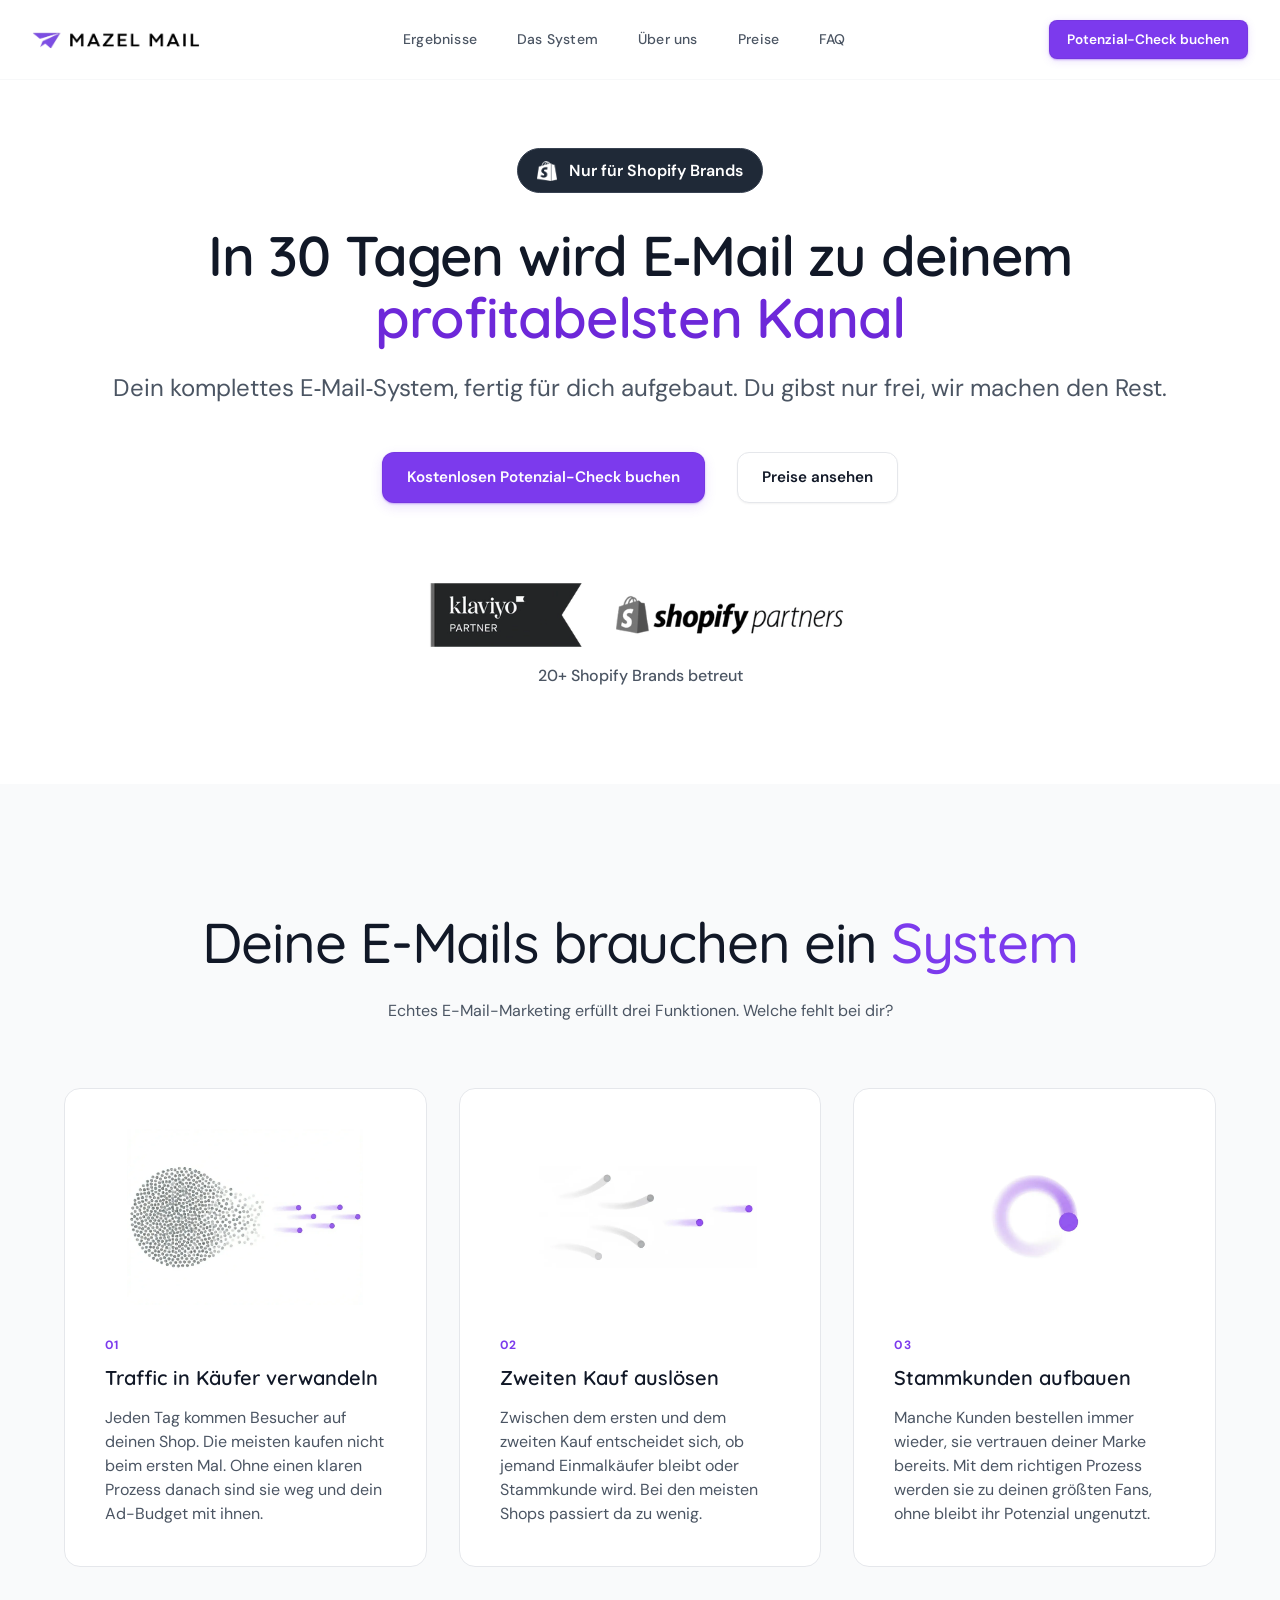
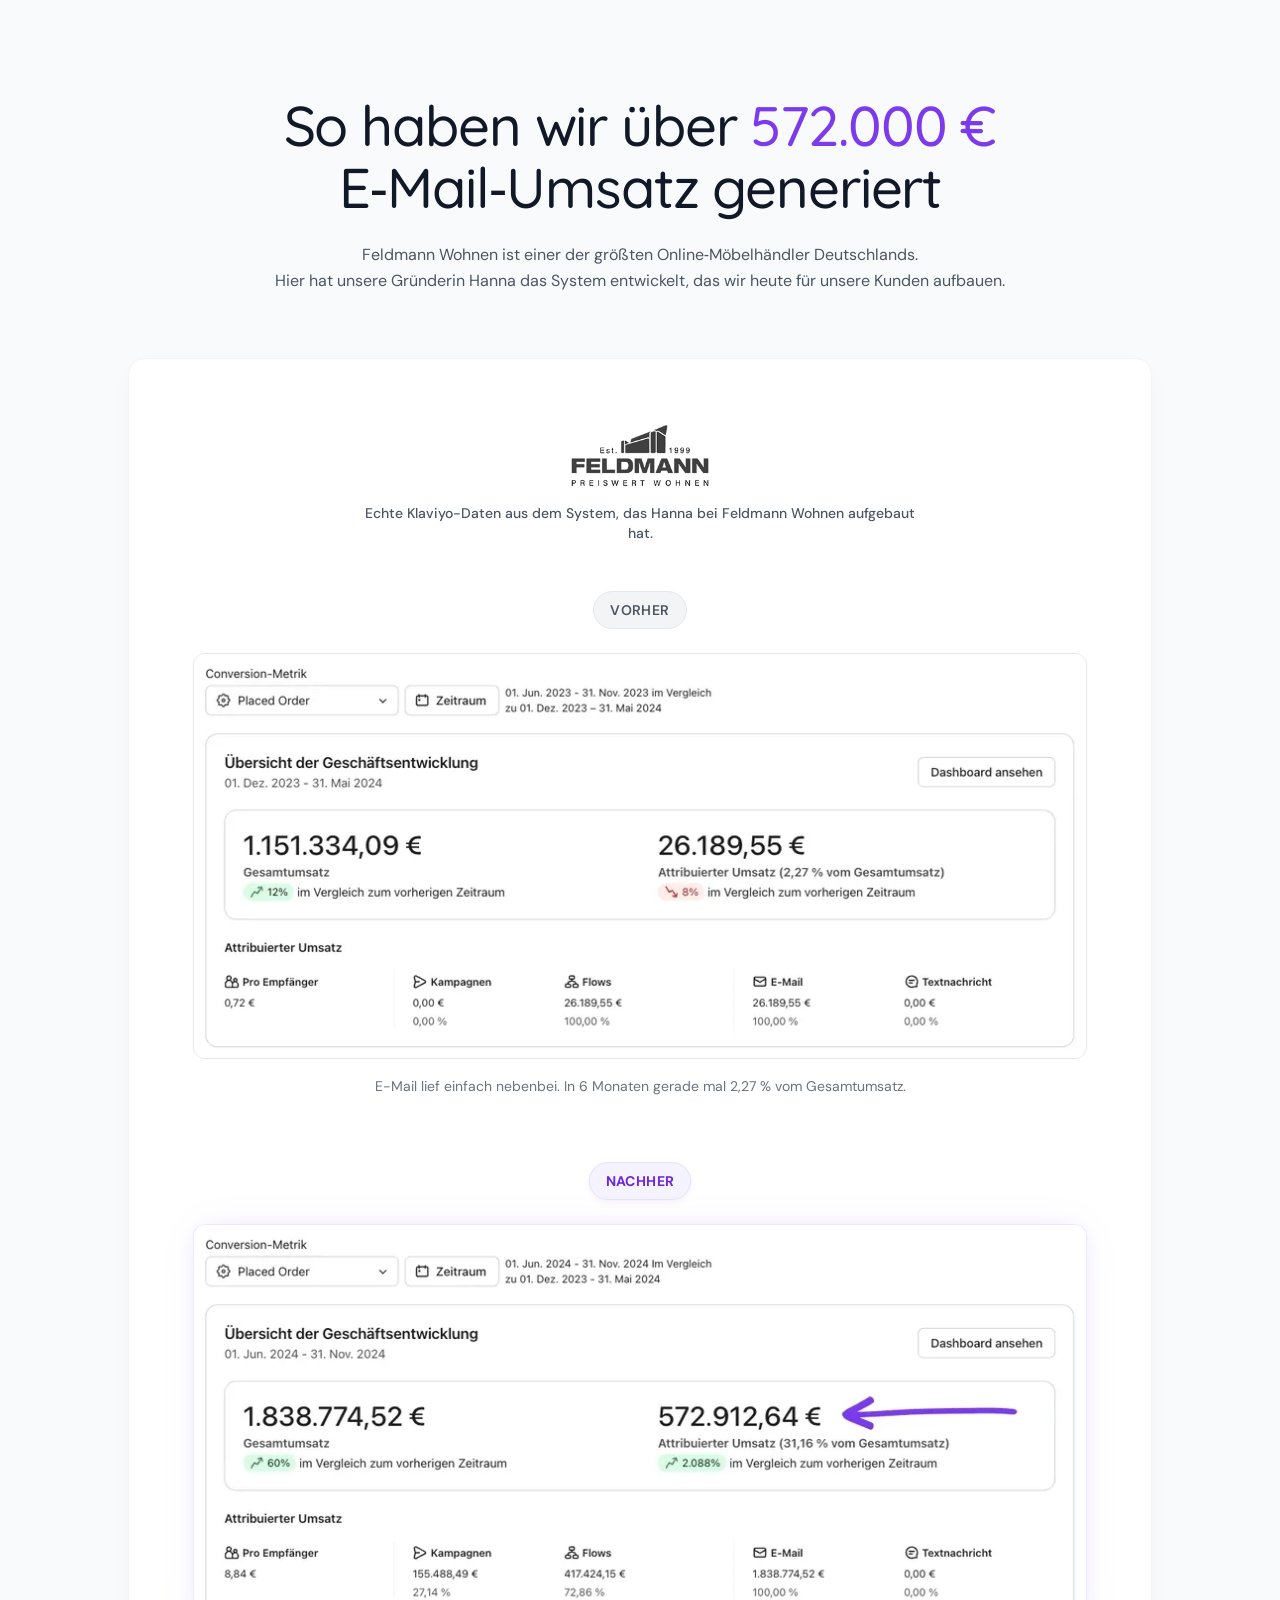
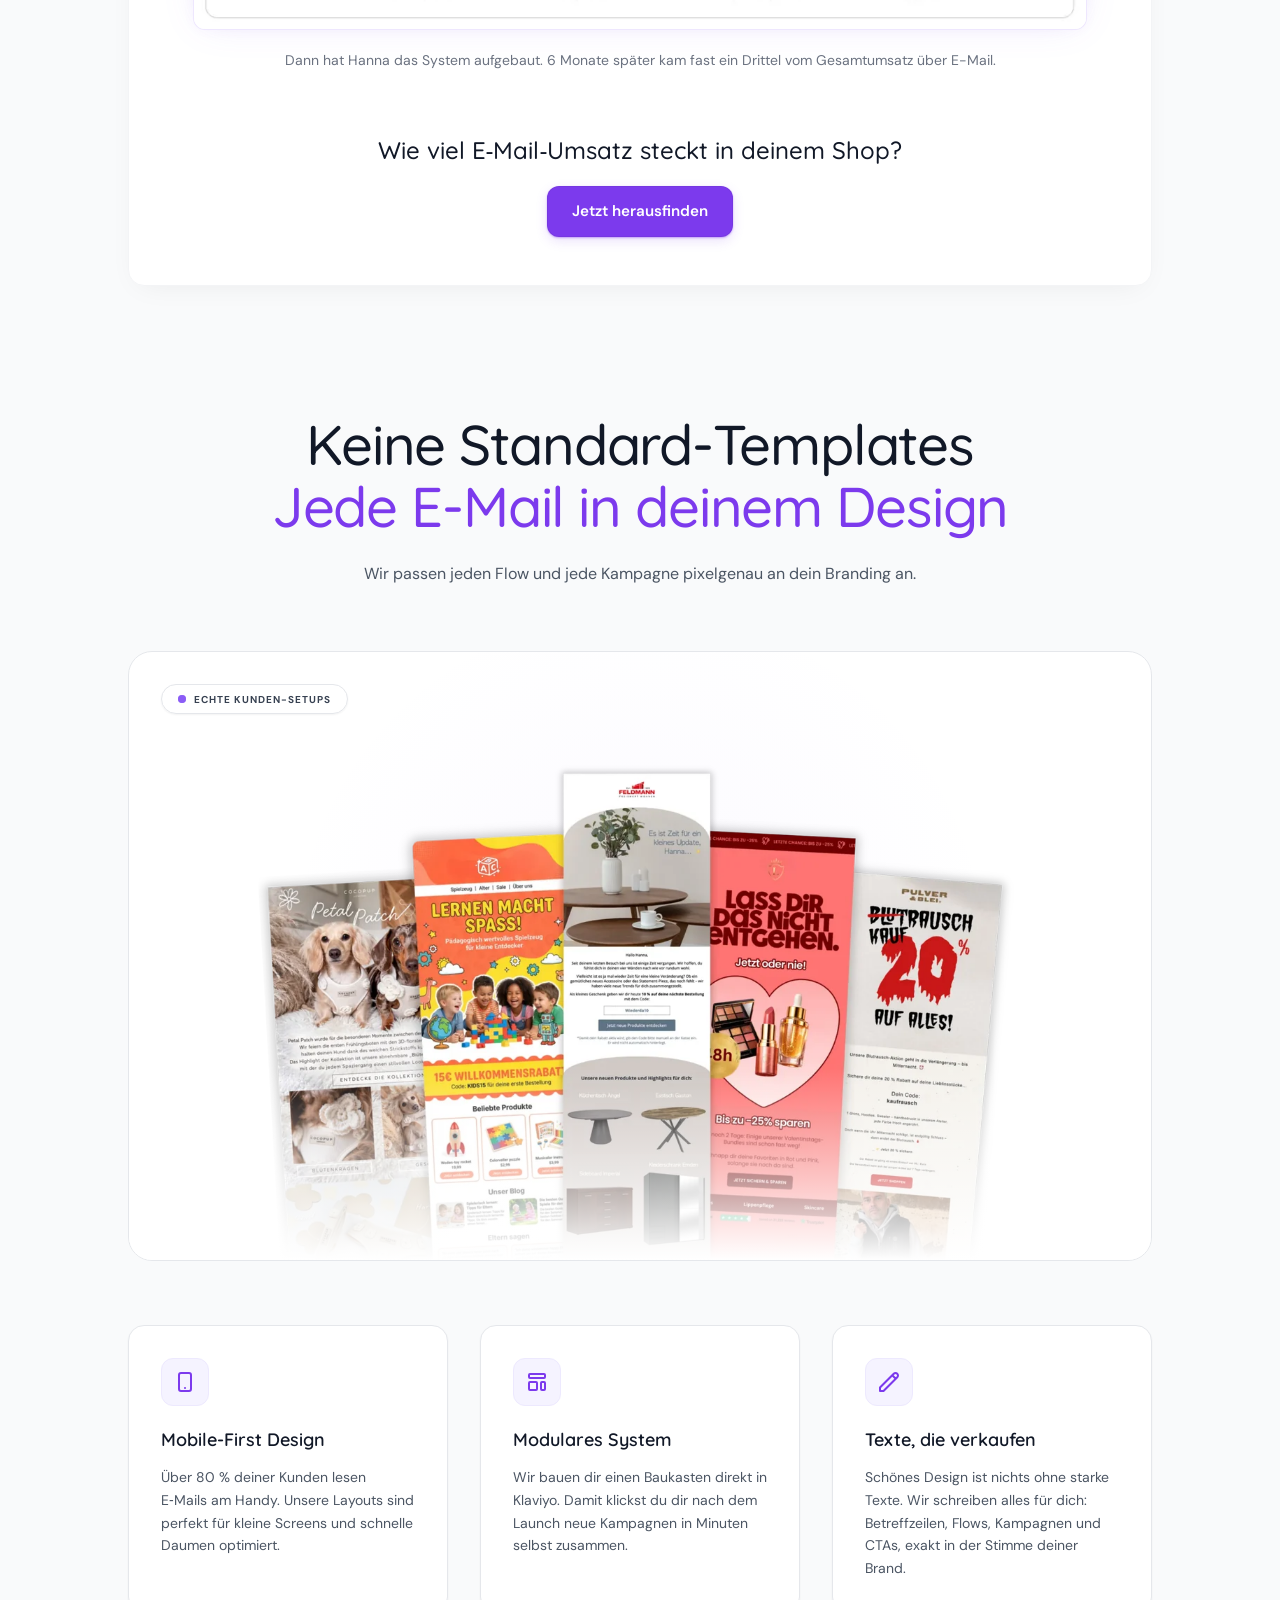
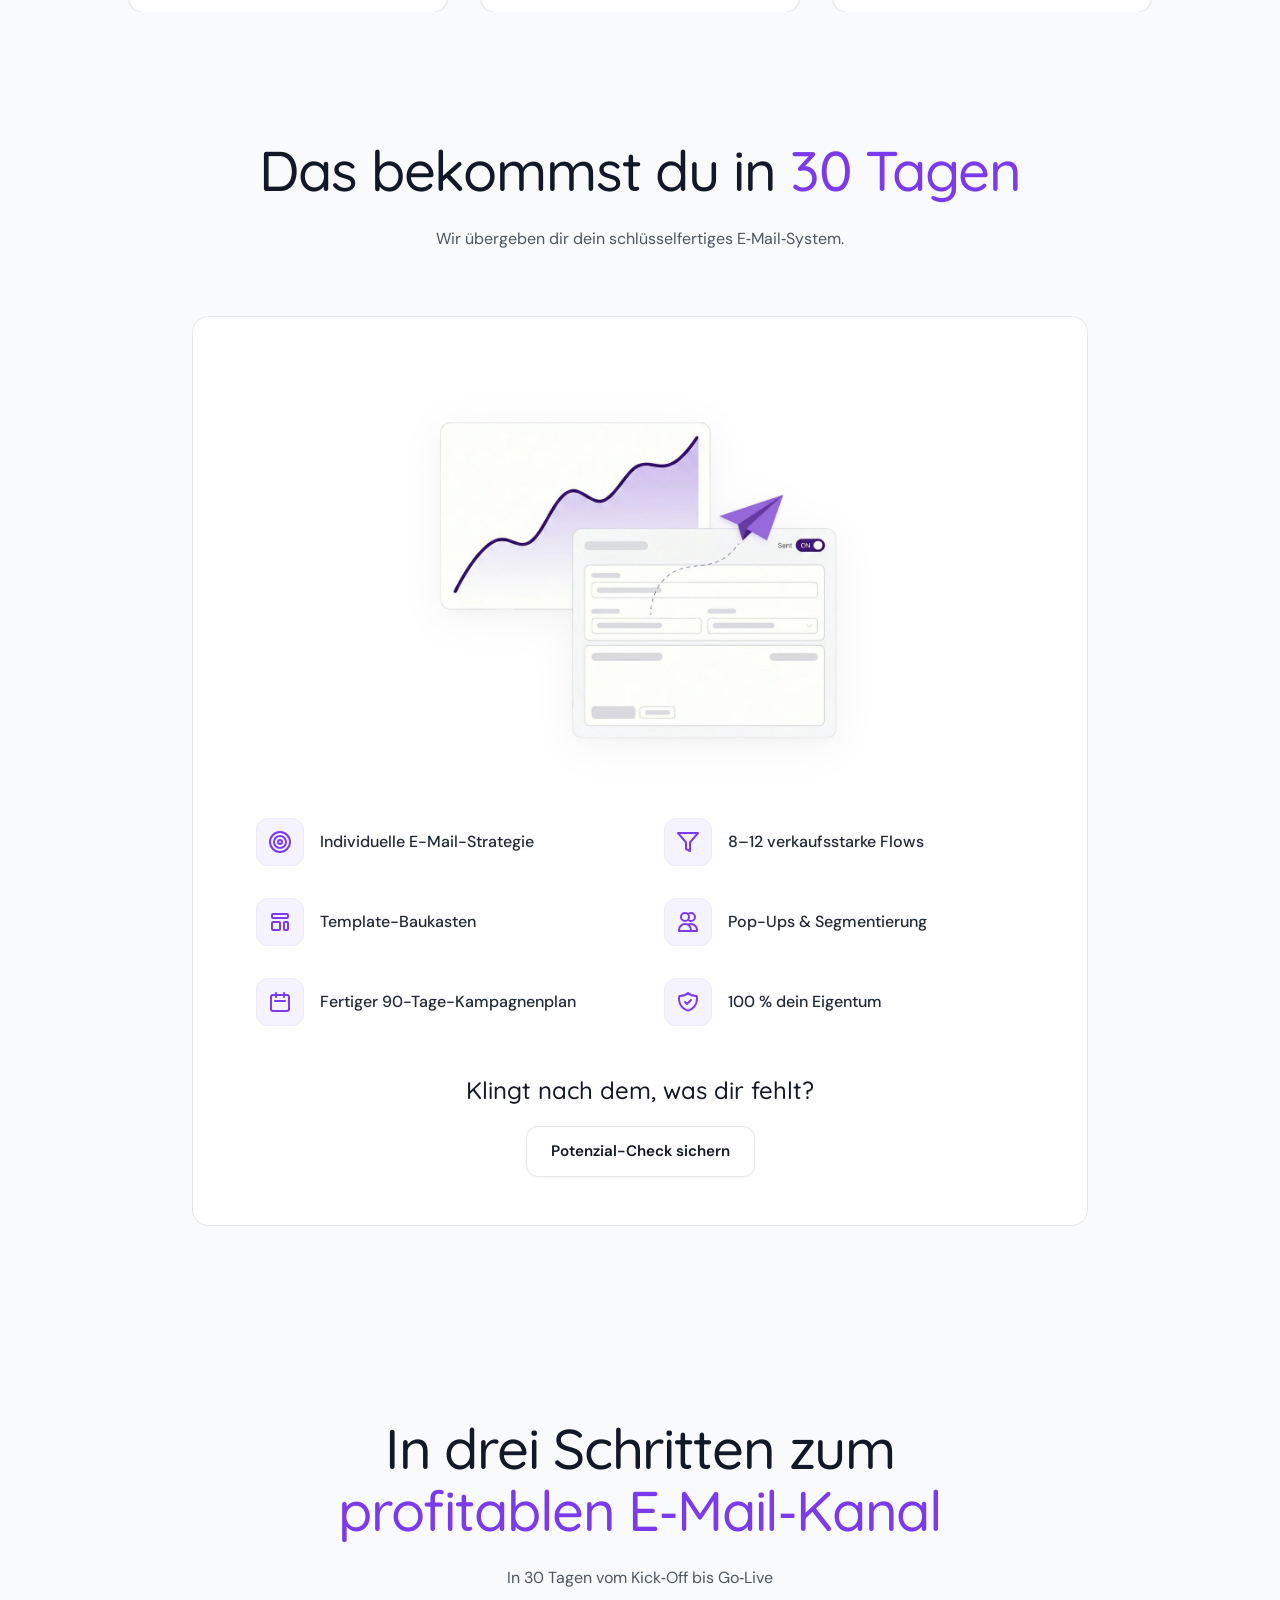
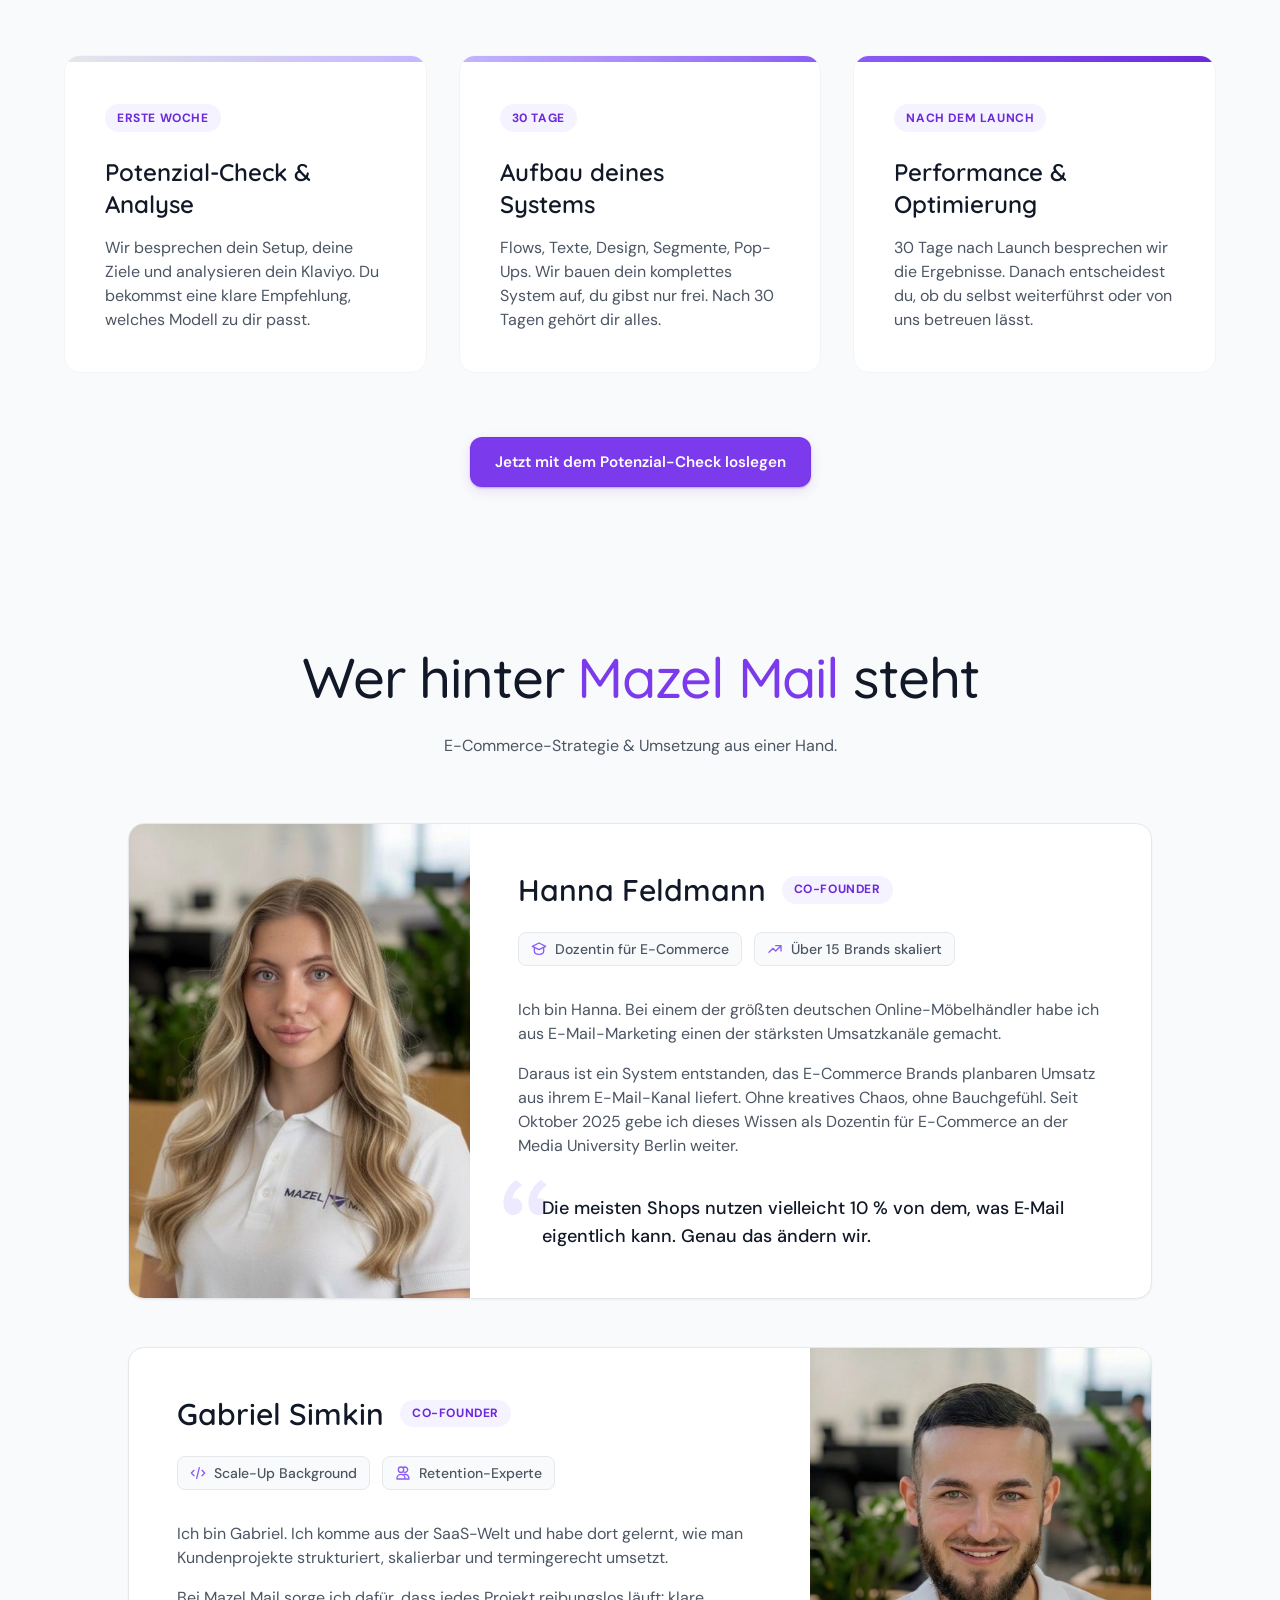
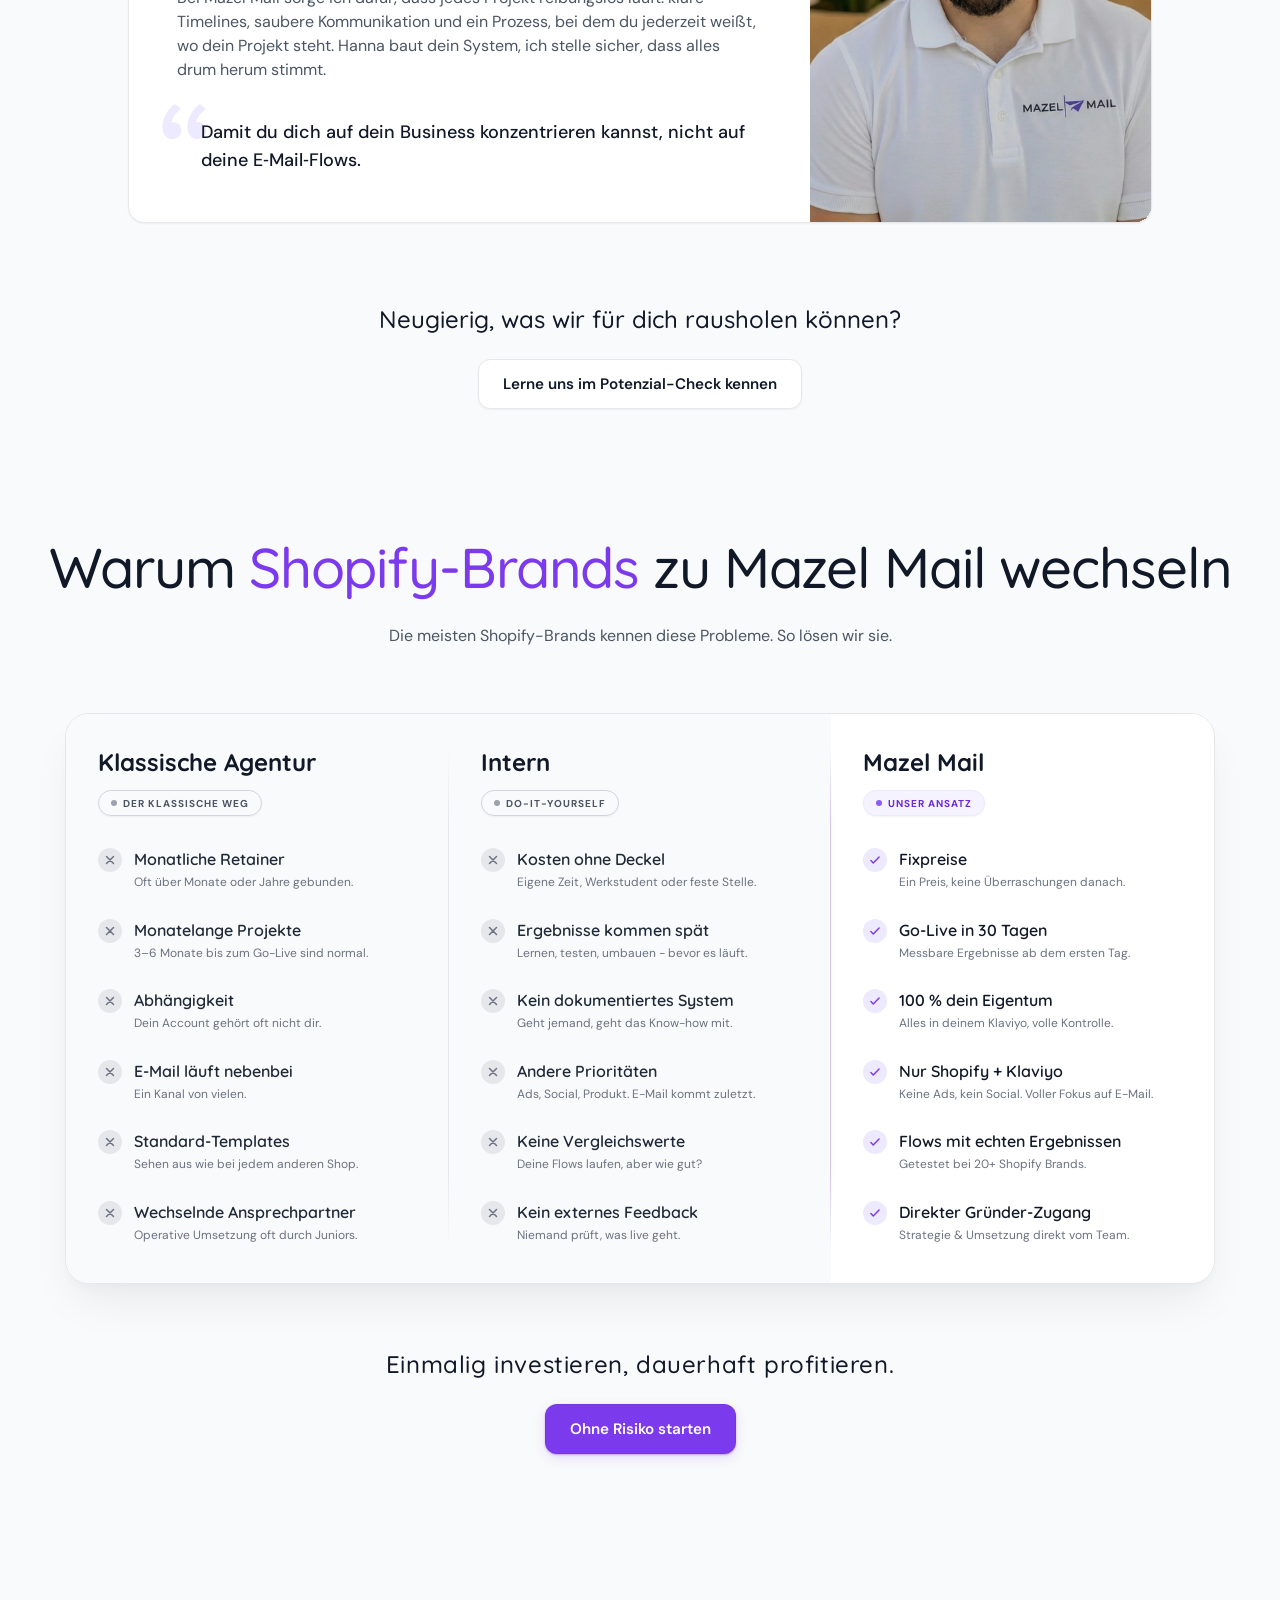
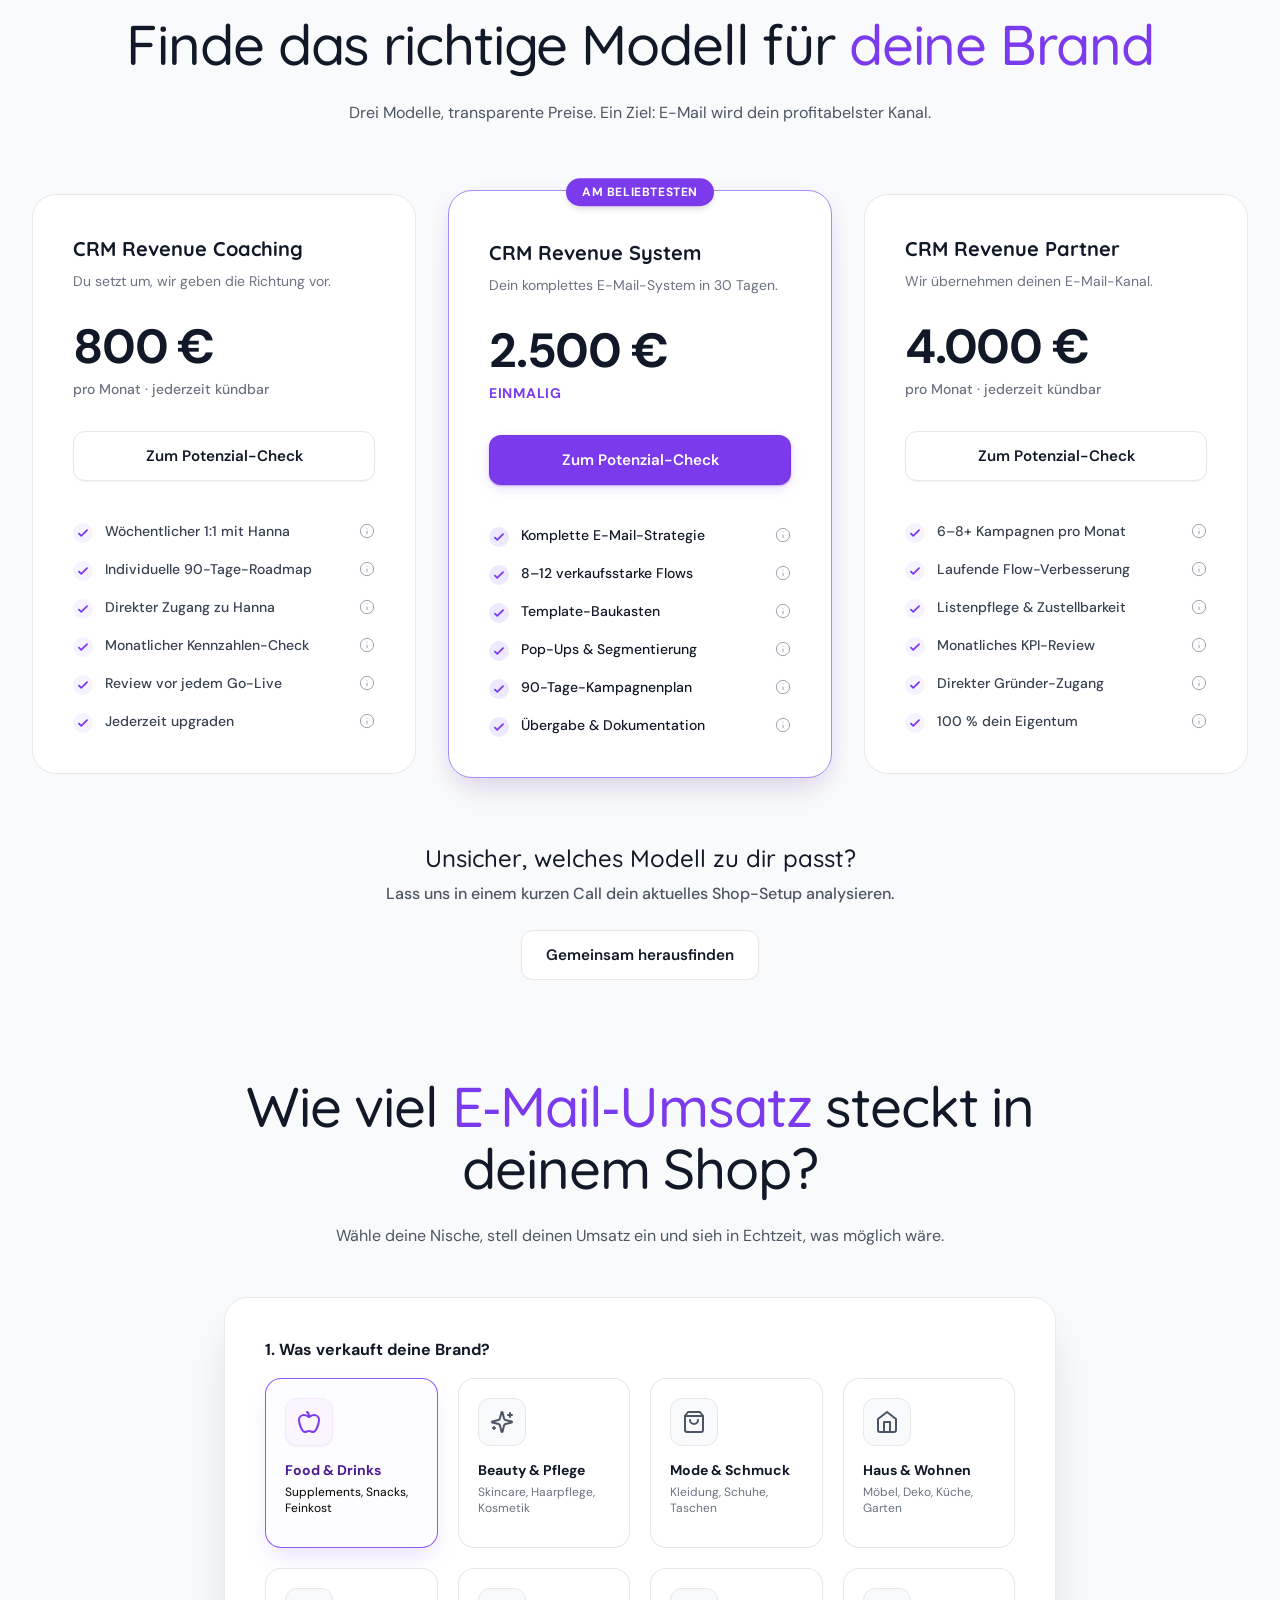
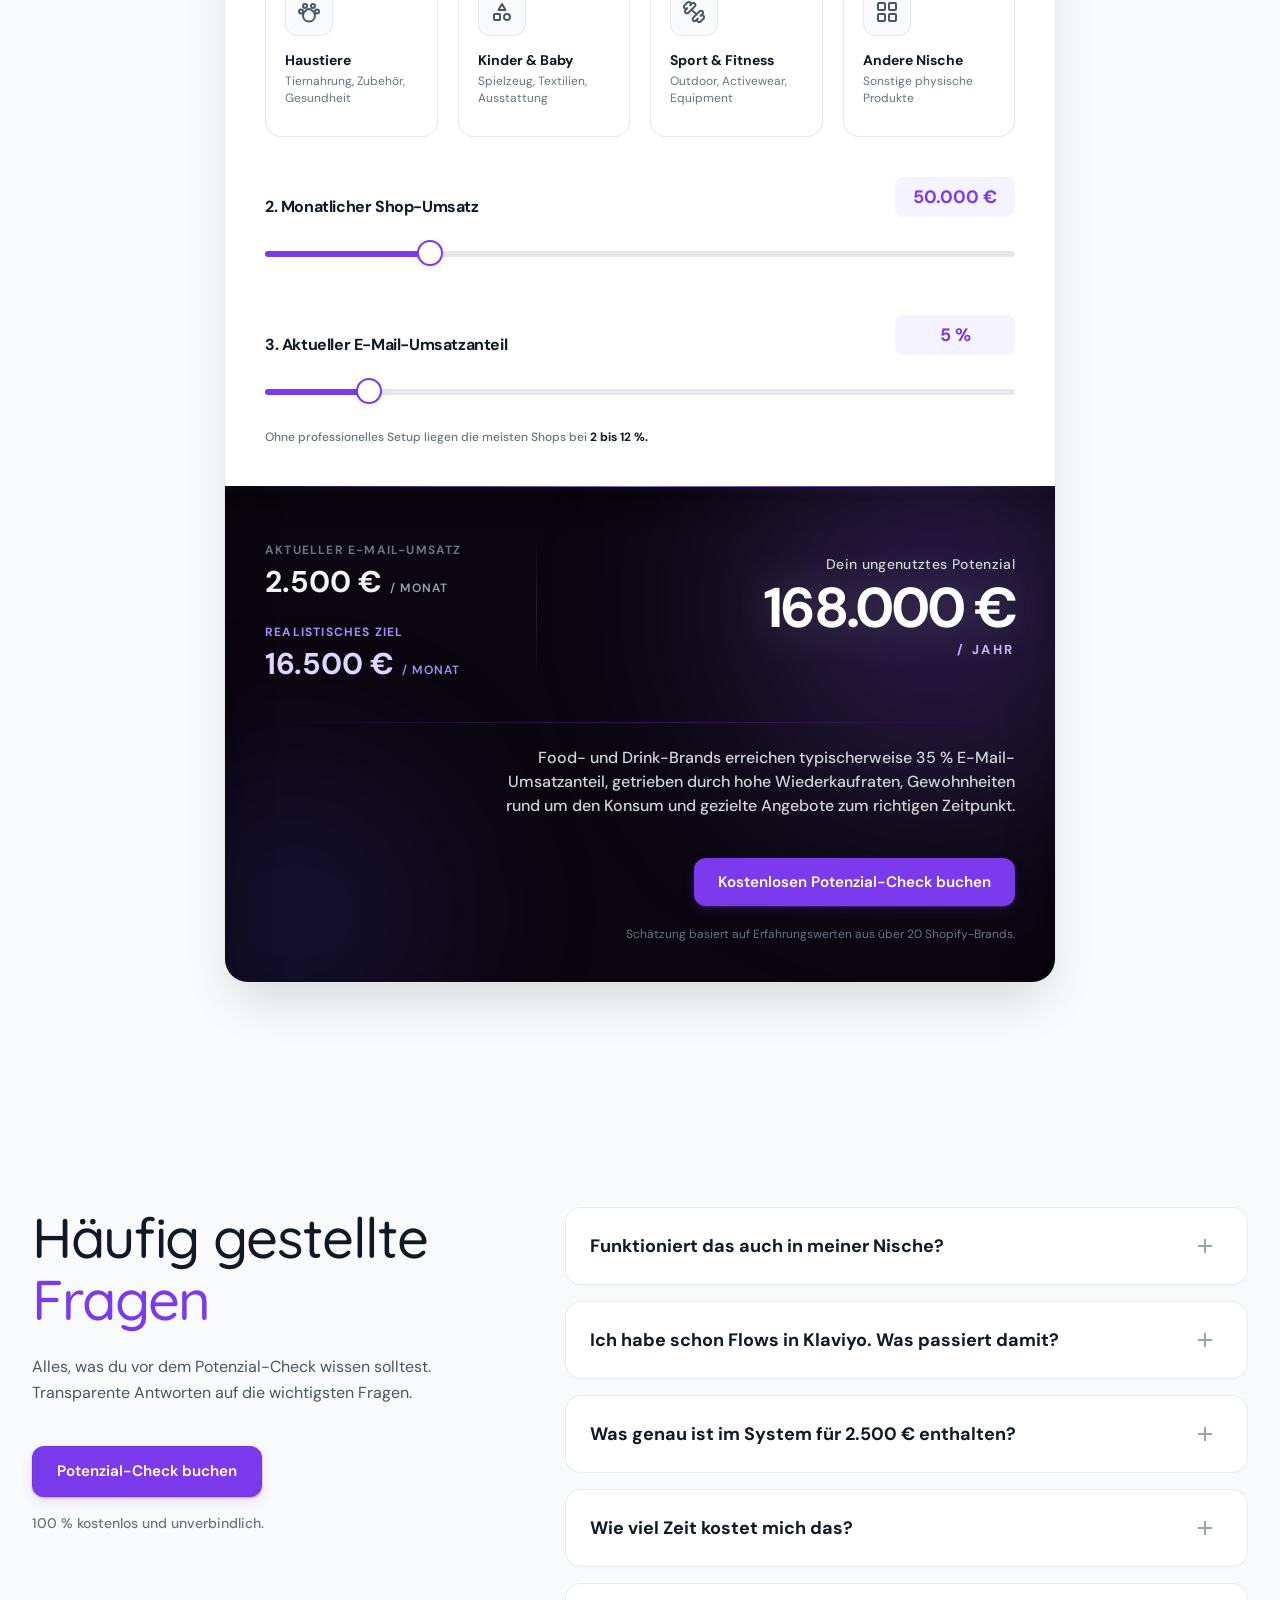
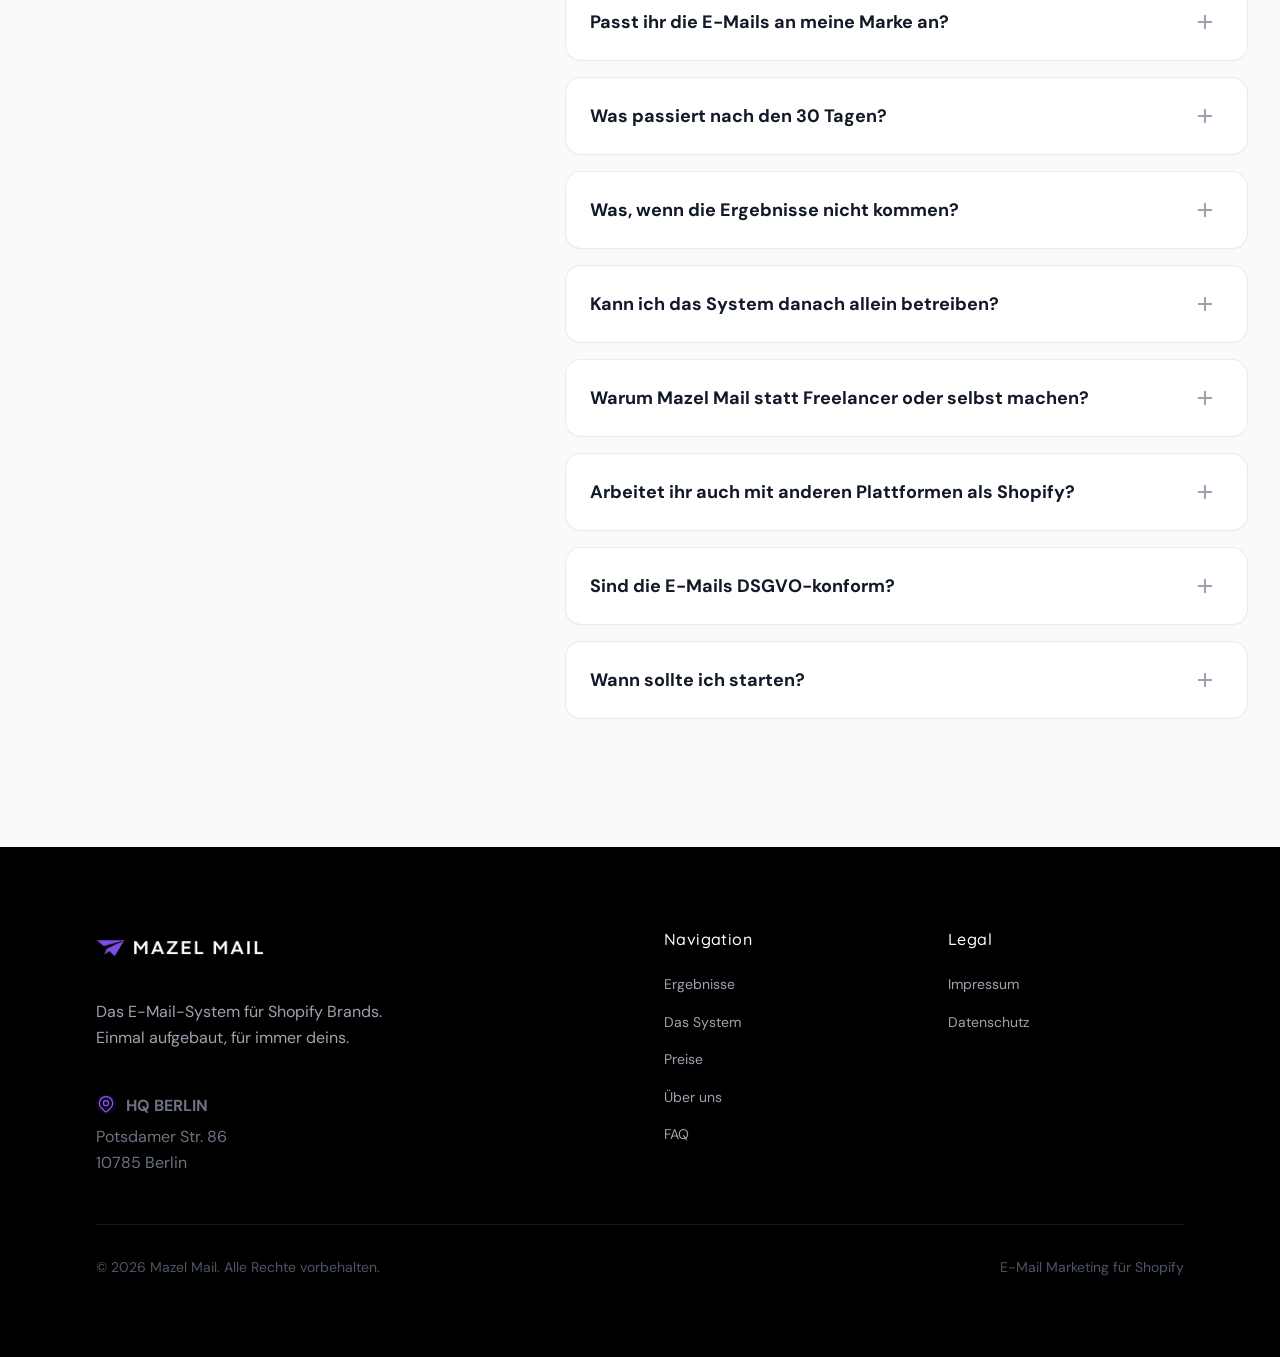
<file: index.html>
<!DOCTYPE html>
<html lang="de">

<head>
    <!-- ============================================
         1. DOCUMENT METADATA
    ============================================ -->
    <meta charset="UTF-8" />
    <meta name="viewport" content="width=device-width, initial-scale=1.0" />
    <meta name="format-detection" content="telephone=no" />
    <meta name="theme-color" content="#ffffff" />

    <!-- ============================================
         2. SEO & META (Maximized Indexing)
    ============================================ -->
    <!-- Perfekte Länge: 50 Zeichen -->
    <title>Mazel Mail | Das E-Mail-System für Shopify Brands</title>
    
    <!-- Die Klick-starke Beschreibung für die Google-Suchergebnisse -->
    <meta name="description" content="Dein komplettes Klaviyo-System in 30 Tagen. Flows, Templates, Segmente, Kampagnenplan. Einmal aufgebaut, für immer deins." />
    
    <!-- WICHTIG: Erlaubt Google das Indexieren und Folgen der Links -->
    <meta name="robots" content="index, follow, max-image-preview:large, max-snippet:-1, max-video-preview:-1" />
    
    <!-- Canonical Link: Verhindert Duplicate-Content-Probleme (z.B. mit/ohne www) -->
    <link rel="canonical" href="https://mazelmail.de/" />

    <!-- ============================================
         3. OPEN GRAPH / SOCIAL MEDIA (SaaS Standard)
    ============================================ -->
    <meta property="og:locale" content="de_DE" />
    <meta property="og:type" content="website" />
    <meta property="og:title" content="Mazel Mail | Das E-Mail-System für Shopify Brands" />
    <meta property="og:description" content="Dein komplettes Klaviyo-System in 30 Tagen. Du gibst nur frei, wir machen den Rest." />
    <meta property="og:url" content="https://mazelmail.de/" />
    <meta property="og:site_name" content="Mazel Mail" />
    
    <!-- Das Vorschaubild (Absolute URL ist zwingend erforderlich!) -->
    <meta property="og:image" content="https://mazelmail.de/images/mazel-mail-social-preview-v1.jpg" />
    <meta property="og:image:width" content="1200" />
    <meta property="og:image:height" content="630" />
    <meta property="og:image:type" content="image/jpeg" />

    <!-- Twitter / X / iMessage Card Info -->
    <meta name="twitter:card" content="summary_large_image" />
    <meta name="twitter:title" content="Mazel Mail | Das E-Mail-System für Shopify Brands" />
    <meta name="twitter:description" content="Dein komplettes Klaviyo-System in 30 Tagen. Du gibst nur frei, wir machen den Rest." />
    <meta name="twitter:image" content="https://mazelmail.de/images/mazel-mail-social-preview-v1.jpg" />

    <!-- ============================================
         4. FAVICON (Universal Setup)
    ============================================ -->
    <link rel="icon" type="image/png" href="./images/favicon-512.png">
    <link rel="apple-touch-icon" href="./images/favicon-512.png">

    <!-- ============================================
         5. STYLES (Fonts self-hosted, no external requests)
    ============================================ -->
    <link rel="preload" href="style.css" as="style">
    <link rel="preload" href="./fonts/quicksand-latin.woff2" as="font" type="font/woff2" crossorigin>
    <link rel="preload" href="./fonts/dm-sans-latin.woff2" as="font" type="font/woff2" crossorigin>
    <link rel="stylesheet" href="style.css">
</head>



<body class="bg-white">
    <!-- ==========================================================================
       HEADER (High-End Floating Pill Architecture)
       ========================================================================== -->
    <header class="fixed top-0 left-0 w-full z-50 pointer-events-none" id="main-header">
        <div class="header-blur pointer-events-auto mx-auto w-full transition-all duration-500 flex flex-col justify-center" id="header-container">
            <div class="header-content px-4 sm:px-6 lg:px-8 w-full mx-auto max-w-7xl flex justify-between items-center">
                <div class="flex-shrink-0">
                    <a href="#hero">
                        <img src="./images/mazel-mail-logo-header.webp" alt="Mazel Mail Logo - E-Mail Marketing Agentur für Shopify" width="1280" height="306" class="logo">
                    </a>
                </div>

                <nav class="desktop-nav">
                    <a href="#results-dashboard" class="nav-link">Ergebnisse</a>
                    <a href="#deliverables" class="nav-link">Das System</a>
                    <a href="#about" class="nav-link">Über uns</a>
                    <a href="#pricing" class="nav-link">Preise</a>
                    <a href="#faq" class="nav-link">FAQ</a>
                </nav>

                <div class="desktop-cta">
                    <button onclick="openCalendarPopup()" class="header-cta">Potenzial-Check buchen</button>
                </div>

                <div class="mobile-menu-toggle">
                    <button id="mobile-menu-button" class="flex items-center justify-center w-10 h-10 focus:outline-none" aria-label="Menü öffnen">
                        <div class="hamburger">
                            <span></span>
                            <span></span>
                        </div>
                    </button>
                </div>
            </div>
        </div>

        <div id="mobile-menu" class="mobile-menu block lg:hidden pointer-events-auto" aria-hidden="true">

            <!-- OBERER TEIL: Die Navigation -->
            <div class="px-4 pt-2 w-full">
                <a href="#results-dashboard" class="mobile-nav-link">Ergebnisse</a>
                <a href="#deliverables" class="mobile-nav-link">Das System</a>
                <a href="#about" class="mobile-nav-link">Über uns</a>
                <a href="#pricing" class="mobile-nav-link">Preise</a>
                <a href="#faq" class="mobile-nav-link">FAQ</a>
            </div>

            <!-- UNTERER TEIL: Der CTA-Button -->
            <!-- mt-auto drückt diesen Block jetzt unweigerlich ganz nach unten -->
            <div class="mt-auto px-4 pb-12 w-full pt-8">
                <button onclick="openCalendarPopup()" class="w-full cta-button text-white shadow-lg py-4 text-[16px]">
                    Potenzial-Check buchen
                </button>
            </div>

        </div>
    </header>

    <!-- ==========================================================================
       HERO SECTION
       ========================================================================== -->
    <section id="hero" class="bg-white">
        <div class="max-w-7xl mx-auto px-4 sm:px-6 lg:px-8 text-center pt-2 sm:pt-2 md:pt-1 pb-4 sm:pb-0">

            <div class="inline-flex items-center px-3 sm:px-4 py-2 rounded-full badge text-white font-semibold mb-6 sm:mb-6 md:mb-8">
                <img src="./images/shopify-glyph-white.webp" alt="Shopify Logo" width="177" height="200" class="w-3 h-3 sm:w-4 sm:h-4 md:w-5 md:h-5 mr-3 flex-shrink-0" loading="lazy">
                <span class="text-xs sm:text-sm md:text-base">Nur für Shopify Brands</span>
            </div>

            <div class="text-center mb-6 sm:mb-5 md:mb-6">
                <h1 class="text-[28px] sm:text-3xl md:text-5xl lg:text-[56px] font-semibold tracking-tight text-gray-900 main-headline max-w-7xl mx-auto leading-[1.25] sm:leading-tight [text-wrap:balance] sm:[text-wrap:normal]">
                    In 30 Tagen wird E‑Mail zu deinem <br class="hidden sm:block"><span class="text-purple-700">profitabelsten Kanal</span>
                </h1>
            </div>

            <div class="text-center mt-4 sm:mt-5 mb-8 sm:mb-8 md:mb-10 lg:mb-12">
                <p class="text-[15px] sm:text-base md:text-xl lg:text-2xl font-normal text-gray-600 max-w-[280px] sm:max-w-6xl mx-auto leading-relaxed sm:leading-normal">
                    Dein komplettes E‑Mail‑System, fertig für dich aufgebaut. Du gibst nur frei, wir machen den&nbsp;Rest.
                </p>
            </div>

            <div class="flex flex-col sm:flex-row gap-3 sm:gap-6 lg:gap-8 justify-center items-center w-full px-4 sm:px-0 mb-6 sm:mb-5 md:mb-6 max-w-[340px] sm:max-w-none mx-auto">
                <button id="hero-cta-button" onclick="openCalendarPopup()" class="cta-button w-full sm:w-auto">
                    Kostenlosen Potenzial-Check buchen
                </button>
                <div class="hidden sm:block">
                    <button onclick="scrollToPricing()" class="secondary-cta-button">
                        Preise ansehen
                    </button>
                </div>
                <div class="block sm:hidden w-full">
                    <button onclick="scrollToPricing()" class="group flex items-center justify-center text-[15px] font-medium text-gray-600 hover:text-purple-600 transition-colors duration-200 py-1.5 w-full">
                        Preise ansehen
                        <svg class="w-4 h-4 ml-1.5 text-gray-400 group-hover:text-purple-600 group-hover:translate-x-1 transition-all duration-200" fill="none" viewBox="0 0 24 24" stroke="currentColor" stroke-width="2.5">
                            <path stroke-linecap="round" stroke-linejoin="round" d="M9 5l7 7-7 7" />
                        </svg>
                    </button>
                </div>
            </div>
            <div class="max-w-5xl mx-auto mt-12 -mb-6">
                <div class="text-center">
                    <div class="flex justify-center">
                        <img src="./images/Partner-Badges.webp" srcset="./images/Partner-Badges-mobile.webp 600w, ./images/Partner-Badges.webp 1280w" sizes="(max-width: 640px) 90vw, 600px" alt="Offizieller Klaviyo Partner und Shopify Partner Badge" width="1280" height="384" class="trust-badges-large w-full h-auto" fetchpriority="high">
                    </div>
                    <div class="flex justify-center -mt-4">
                        <div class="rating-text">20+ Shopify Brands betreut</div>
                    </div>
                </div>
            </div>

        </div>
    </section>

    <!-- ==========================================================================
       START UNIFIED SURFACE
       ========================================================================== -->
    <div class="bg-gray-50">

        <!-- ==========================================================================
           PAIN / PROBLEM SECTION
           ========================================================================== -->
        <section id="pain-problem" class="pt-12 lg:pt-32 pb-0">
            <div class="max-w-7xl mx-auto px-4 sm:px-6 lg:px-8">

                <div class="text-center mb-10 sm:mb-12 lg:mb-16 reveal">
                    <h2 class="text-[28px] sm:text-3xl md:text-4xl lg:text-5xl font-semibold md:font-medium text-gray-900 mb-4 lg:mb-6 main-headline max-w-6xl mx-auto [text-wrap:balance]">
                        Deine E-Mails brauchen ein <span class="text-purple-600">System</span>
                    </h2>
                    <p class="text-[15px] text-gray-600 max-w-[300px] sm:max-w-4xl mx-auto leading-relaxed mb-2 lg:mb-3">
                        Echtes E-Mail-Marketing erfüllt drei Funktionen. Welche fehlt bei dir?
                    </p>
                </div>

                <div class="grid grid-cols-1 lg:grid-cols-3 gap-6 lg:gap-8 max-w-6xl mx-auto reveal">
                    <div class="bg-white rounded-2xl border border-gray-200 p-6 sm:p-8 lg:p-10 flex flex-col transition-all duration-300 relative overflow-hidden group hover:-translate-y-1 hover:border-purple-300 shadow-[0_4px_6px_-1px_rgba(0,0,0,0.05)] hover:shadow-[0_20px_40px_rgba(124,58,237,0.15)]">
                        <div class="absolute top-0 left-0 right-0 h-1 bg-gradient-to-r from-purple-500 to-purple-700 transform scale-x-0 group-hover:scale-x-100 transition-transform duration-300 origin-left"></div>
                        <div class="-mt-2 mb-0 sm:mt-0 sm:mb-8 flex justify-center relative z-0">
                            <img src="./images/schritt-1.webp" srcset="./images/schritt-1-mobile.webp 900w, ./images/schritt-1.webp 1000w" sizes="(max-width: 640px) 90vw, 300px" alt="Grafik: Einmalkäufer im E-Commerce zurückholen und binden" width="1000" height="750" class="h-28 sm:h-40 lg:h-44 w-auto object-contain transition-transform duration-300 group-hover:scale-105" loading="lazy">
                        </div>
                        <div class="relative z-10 text-xs font-bold text-purple-600 uppercase tracking-widest mb-3">01</div>
                        <h3 class="relative z-10 text-xl font-semibold text-gray-900 leading-tight mb-4 font-['Quicksand']">Traffic in Käufer verwandeln</h3>
                        <p class="relative z-10 text-gray-600 leading-relaxed text-sm lg:text-base">Jeden Tag kommen Besucher auf deinen Shop. Die meisten kaufen nicht beim ersten Mal. Ohne einen klaren Prozess danach sind sie weg und dein Ad-Budget mit ihnen.</p>
                    </div>

                    <div class="bg-white rounded-2xl border border-gray-200 p-6 sm:p-8 lg:p-10 flex flex-col transition-all duration-300 relative overflow-hidden group hover:-translate-y-1 hover:border-purple-300 shadow-[0_4px_6px_-1px_rgba(0,0,0,0.05)] hover:shadow-[0_20px_40px_rgba(124,58,237,0.15)]">
                        <div class="absolute top-0 left-0 right-0 h-1 bg-gradient-to-r from-purple-500 to-purple-700 transform scale-x-0 group-hover:scale-x-100 transition-transform duration-300 origin-left"></div>
                        <div class="-mt-2 mb-0 sm:mt-0 sm:mb-8 flex justify-center relative z-0">
                            <img src="./images/schritt-2.webp" srcset="./images/schritt-2-mobile.webp 900w, ./images/schritt-2.webp 1000w" sizes="(max-width: 640px) 90vw, 300px" alt="Grafik: Wiederkäufer gewinnen" width="1000" height="750" class="h-28 sm:h-40 lg:h-44 w-auto object-contain transition-transform duration-300 group-hover:scale-105" loading="lazy">
                        </div>
                        <div class="relative z-10 text-xs font-bold text-purple-600 uppercase tracking-widest mb-3">02</div>
                        <h3 class="relative z-10 text-xl font-semibold text-gray-900 leading-tight mb-4 font-['Quicksand']">Zweiten Kauf auslösen</h3>
                        <p class="relative z-10 text-gray-600 leading-relaxed text-sm lg:text-base">Zwischen dem ersten und dem zweiten Kauf entscheidet sich, ob jemand Einmalkäufer bleibt oder Stammkunde wird. Bei den meisten Shops passiert da zu wenig.</p>
                    </div>

                    <div class="bg-white rounded-2xl border border-gray-200 p-6 sm:p-8 lg:p-10 flex flex-col transition-all duration-300 relative overflow-hidden group hover:-translate-y-1 hover:border-purple-300 shadow-[0_4px_6px_-1px_rgba(0,0,0,0.05)] hover:shadow-[0_20px_40px_rgba(124,58,237,0.15)]">
                        <div class="absolute top-0 left-0 right-0 h-1 bg-gradient-to-r from-purple-500 to-purple-700 transform scale-x-0 group-hover:scale-x-100 transition-transform duration-300 origin-left"></div>
                        <div class="-mt-2 mb-0 sm:mt-0 sm:mb-8 flex justify-center relative z-0">
                            <img src="./images/schritt-3.webp" srcset="./images/schritt-3-mobile.webp 900w, ./images/schritt-3.webp 1000w" sizes="(max-width: 640px) 90vw, 300px" alt="Grafik: Aufbau von loyalen Stammkunden" width="1000" height="750" class="h-28 sm:h-40 lg:h-44 w-auto object-contain transition-transform duration-300 group-hover:scale-105" loading="lazy">
                        </div>
                        <div class="relative z-10 text-xs font-bold text-purple-600 uppercase tracking-widest mb-3">03</div>
                        <h3 class="relative z-10 text-xl font-semibold text-gray-900 leading-tight mb-4 font-['Quicksand']">Stammkunden aufbauen</h3>
                        <p class="relative z-10 text-gray-600 leading-relaxed text-sm lg:text-base">Manche Kunden bestellen immer wieder, sie vertrauen deiner Marke bereits. Mit dem richtigen Prozess werden sie zu deinen größten Fans, ohne bleibt ihr Potenzial ungenutzt.</p>
                    </div>
                </div>
            </div>
        </section>

        <!-- ==========================================================================
           DASHBOARD RESULTS SECTION
           ========================================================================== -->
        <section id="results-dashboard" class="pt-24 lg:pt-32 pb-0">
            <div class="max-w-7xl mx-auto px-4 sm:px-6 lg:px-8">
                <div class="max-w-6xl mx-auto">

                    <!-- Header: Results Dashboard (Optimized Typography) -->
                    <div class="text-center mb-10 sm:mb-12 lg:mb-16 reveal">
                        <!-- Headline: Mobile = SemiBold (600), Desktop = Medium (500) -->
                        <h2 class="text-[28px] sm:text-3xl md:text-4xl lg:text-5xl font-semibold md:font-medium text-gray-900 mb-4 lg:mb-6 main-headline sm:[text-wrap:normal]" style="text-wrap: balance;">
                            So haben wir über <span class="text-purple-600">572.000&nbsp;€</span> <br class="hidden sm:block">E‑Mail‑Umsatz generiert
                        </h2>

                        <!-- Subheadline: 15px, Gray-600, Relaxed Leading + Space Fix -->
                        <p class="text-[15px] text-gray-600 max-w-[300px] sm:max-w-4xl mx-auto leading-relaxed mb-2 lg:mb-3">
                            Feldmann Wohnen ist einer der größten Online‑Möbelhändler Deutschlands.<br class="hidden md:block"> Hier hat unsere Gründerin Hanna das System entwickelt, das wir heute für unsere Kunden aufbauen.
                        </p>
                    </div>

                    <!-- Main Container -->
                    <div class="max-w-5xl mx-auto">
                        <!-- Hinweis: Für den großen Schatten nutzen wir hier ebenfalls Inline-Styles als Fallback für das v2 CDN -->
                        <div class="bg-white rounded-2xl py-8 px-4 sm:px-12 lg:py-12 lg:px-16 border border-gray-100 reveal" style="box-shadow: 0 8px 30px -12px rgba(0,0,0,0.08);">
                            <div class="flex flex-col items-center">

                                <!-- Logo -->
                                <div class="mb-4 mt-2 sm:mt-4">
                                    <img src="./images/feldmann-logo.webp" alt="Kundenbeispiel: Feldmann Wohnen Logo" width="221" height="99" class="h-10 sm:h-14 lg:h-16 w-auto mx-auto grayscale opacity-95" style="filter: grayscale(100%); opacity: 0.95;" loading="lazy">
                                </div>
                                <p class="text-xs sm:text-sm text-gray-600 font-medium text-center mt-0 mb-10 sm:mb-12 max-w-xl mx-auto px-2 sm:px-0">
                                    Echte Klaviyo-Daten aus dem System, das Hanna bei Feldmann Wohnen aufgebaut hat.
                                </p>

                                <!-- Grid für Vorher / Nachher -->
                                <div class="flex flex-col gap-10 lg:gap-16 w-full">

                                    <!-- ==========================================
                                         VORHER (Flach, matt, dezent)
                                         ========================================== -->
                                    <div class="w-full">
                                        <div class="text-center w-full">
                                            <span class="inline-block text-xs sm:text-sm text-gray-600 font-semibold px-4 py-1.5 sm:py-2 rounded-full bg-gray-100 border border-gray-200 mb-4 sm:mb-6 whitespace-nowrap tracking-wide uppercase">Vorher</span>
                                        </div>
                                        <div class="border border-gray-200 rounded-xl bg-gray-50 overflow-hidden relative">
                                            <!-- KORREKTUR: Richtiges Vorher-Bild eingefügt -->
                                            <img src="./images/klaviyo-vorher.webp" srcset="./images/klaviyo-vorher-mobile.webp 900w, ./images/klaviyo-vorher.webp 1157w" sizes="(max-width: 640px) 95vw, 600px" alt="Klaviyo Dashboard vor der Optimierung durch Mazel Mail" width="1157" height="525" class="w-full h-auto block relative z-0" loading="lazy">
                                            <!-- Leichtes Abdunkeln, um den matten Effekt zu verstärken -->
                                            <div class="absolute inset-0 bg-gray-900/5 pointer-events-none"></div>
                                        </div>
                                        <p class="text-sm text-gray-500 text-center mt-3 sm:mt-4 leading-relaxed px-2 sm:px-0">E-Mail lief einfach nebenbei. In 6 Monaten gerade mal 2,27 % vom Gesamtumsatz.</p>
                                    </div>

                                    <!-- ==========================================
                                         NACHHER (Lila Glow, Premium Aura, Hover-Zoom)
                                         ========================================== -->
                                    <div class="w-full">
                                        <div class="text-center w-full">
                                            <span class="inline-block text-xs sm:text-sm text-purple-700 font-bold px-4 py-1.5 sm:py-2 rounded-full bg-purple-50 border border-purple-200/60 mb-6 whitespace-nowrap uppercase tracking-wide" style="box-shadow: 0 2px 8px -2px rgba(139,92,246,0.15);">Nachher</span>
                                        </div>

                                        <!-- HIER IST DIE ÄNDERUNG: Klasse 'nachher-card-glow' statt inline style -->
                                        <div class="relative rounded-xl bg-white overflow-hidden nachher-card-glow">

                                            <!-- Display-Glaskante -->
                                            <div class="absolute inset-0 pointer-events-none rounded-xl z-10" style="box-shadow: inset 0 1px 1px rgba(255,255,255,0.8);"></div>

                                            <img src="./images/klaviyo-nachher.webp" srcset="./images/klaviyo-nachher-mobile.webp 900w, ./images/klaviyo-nachher.webp 1157w" sizes="(max-width: 640px) 95vw, 600px" alt="Klaviyo Dashboard nach der Optimierung durch Mazel Mail mit fast 600.000 Euro E-Mail-Umsatz" width="1157" height="525" class="w-full h-auto block relative z-0" loading="lazy">

                                        </div>

                                        <p class="text-[13px] sm:text-sm text-gray-500 text-center mt-4 sm:mt-5 leading-relaxed px-2 sm:px-0">Dann hat Hanna das System aufgebaut. 6 Monate später kam fast ein Drittel vom Gesamtumsatz über E-Mail.</p>
                                    </div>


                                </div>

                                <!-- CTA -->
                                <div class="mt-10 sm:mt-12 lg:mt-16 w-full px-4 sm:px-0 text-center">
                                    <p class="text-xl lg:text-2xl font-medium text-gray-900 mb-5" style="font-family: 'Quicksand', sans-serif;">
                                        Wie viel E‑Mail‑Umsatz steckt in deinem Shop?
                                    </p>
                                    <button onclick="openCalendarPopup()" class="cta-button w-full sm:w-auto">Jetzt herausfinden</button>
                                </div>

                            </div>
                        </div>
                    </div>
                </div>
            </div>
        </section>


        <!-- ==========================================================================
           DESIGN SHOWCASE SECTION (Strict Design System Alignment)
           ========================================================================== -->
        <section id="design-showcase" class="pt-24 lg:pt-32 pb-0 relative overflow-hidden">
            <div class="max-w-7xl mx-auto px-4 sm:px-6 lg:px-8 relative z-10">

                <div class="text-center mb-8 sm:mb-12 lg:mb-16 reveal">
                    <!-- Headline: Mobile SemiBold / Desktop Medium + Neuer Text ohne Punkte -->
                    <h2 class="text-2xl sm:text-3xl md:text-4xl lg:text-5xl font-semibold md:font-medium text-gray-900 mb-4 lg:mb-6 main-headline max-w-4xl mx-auto leading-snug">
                        Keine Standard-Templates<br>
                        <span class="text-purple-600">Jede E-Mail in deinem Design</span>
                    </h2>

                    <!-- Subheadline: Standardisiert auf 15px & Gray-600 -->
                    <p class="text-[15px] text-gray-600 max-w-sm sm:max-w-3xl mx-auto leading-relaxed mb-2 lg:mb-3 px-2">
                        Wir passen jeden Flow und jede Kampagne pixelgenau an dein Branding an.
                    </p>
                </div>

                <!-- ==========================================
                     DIE BÜHNE (White Box strictly aligned with site style)
                     ========================================== -->
                <div class="relative w-full max-w-5xl mx-auto bg-white rounded-3xl border border-gray-200 shadow-[0_12px_40px_-12px_rgba(0,0,0,0.12)] overflow-hidden mb-10 sm:mb-12 lg:mb-16 pt-16 sm:pt-20 reveal">

                    <!-- Premium-Badge -->
                    <div class="absolute top-6 left-6 sm:top-8 sm:left-8 z-30 inline-flex items-center px-3 py-1.5 sm:px-4 sm:py-2 rounded-full bg-white/90 backdrop-blur-sm border border-gray-200 shadow-sm">
                        <div class="relative flex h-1.5 w-1.5 sm:h-2 sm:w-2 mr-2">
                            <span class="animate-ping absolute inline-flex h-full w-full rounded-full bg-purple-400 opacity-75"></span>
                            <span class="relative inline-flex rounded-full h-1.5 w-1.5 sm:h-2 sm:w-2 bg-purple-500"></span>
                        </div>
                        <span class="font-bold text-gray-700 uppercase tracking-widest mt-0.5" style="font-size: 10px; line-height: 1;">Echte Kunden-Setups</span>
                    </div>

                    <!-- Studio Beleuchtung (Subtiler Glow: 0.05) -->
                    <div class="absolute inset-0 z-0 pointer-events-none" style="background: radial-gradient(circle at center, rgba(167, 139, 250, 0.05) 0%, rgba(255, 255, 255, 0) 60%);"></div>

                    <!-- Das Hero-Bild (mt-4 sm:mt-6 rückt das Bild den perfekten Tick näher an den Badge) -->
                    <div class="relative flex justify-center px-4 sm:px-8 z-10 mt-4 sm:mt-6">
                        <img src="./images/showcase.webp" srcset="./images/showcase-mobile.webp 1281w, ./images/showcase.webp 2561w" sizes="(max-width: 640px) 95vw, 1000px" alt="Premium E-Mail Design Beispiele und Templates für Shopify Brands" width="2561" height="1440" class="w-full max-w-full sm:max-w-4xl h-auto object-contain transform hover:scale-[1.02] transition-transform duration-700 ease-out" loading="lazy">

                    </div>

                    <!-- Perfekter Seamless Fade-Out (Bleibt unverändert stark, um die harten Kanten zu verstecken) -->
                    <div class="absolute bottom-0 left-0 right-0 h-32 sm:h-48 bg-gradient-to-t from-white via-white/80 to-transparent z-20 pointer-events-none"></div>
                </div>

                <!-- ==========================================
                     PREMIUM FEATURES 
                     ========================================== -->
                <div class="grid grid-cols-1 lg:grid-cols-3 gap-6 sm:gap-8 max-w-5xl mx-auto reveal">

                    <!-- Feature 1 -->
                    <div class="bg-white rounded-2xl p-6 sm:p-8 border border-gray-200 shadow-sm text-center sm:text-left hover:-translate-y-1 hover:border-purple-300 transition-all duration-300 group">
                        <div class="w-14 h-14 sm:w-12 sm:h-12 rounded-xl bg-purple-50 border border-purple-100 flex items-center justify-center mb-5 mx-auto sm:mx-0 transition-colors group-hover:bg-purple-100">
                            <svg class="w-7 h-7 sm:w-6 sm:h-6 text-purple-600" fill="none" viewBox="0 0 24 24" stroke="currentColor" stroke-width="2">
                                <path stroke-linecap="round" stroke-linejoin="round" d="M12 18h.01M8 21h8a2 2 0 002-2V5a2 2 0 00-2-2H8a2 2 0 00-2 2v14a2 2 0 002 2z" />
                            </svg>
                        </div>
                        <h3 class="text-lg font-semibold text-gray-900 mb-3 font-['Quicksand']">Mobile-First Design</h3>
                        <p class="text-sm text-gray-600 leading-relaxed">Über 80 % deiner Kunden lesen E&#8209;Mails am Handy. Unsere Layouts sind perfekt für kleine Screens und schnelle Daumen optimiert.</p>
                    </div>

                    <!-- Feature 2 -->
                    <div class="bg-white rounded-2xl p-6 sm:p-8 border border-gray-200 shadow-sm text-center sm:text-left hover:-translate-y-1 hover:border-purple-300 transition-all duration-300 group">
                        <div class="w-14 h-14 sm:w-12 sm:h-12 rounded-xl bg-purple-50 border border-purple-100 flex items-center justify-center mb-5 mx-auto sm:mx-0 transition-colors group-hover:bg-purple-100">
                            <svg class="w-7 h-7 sm:w-6 sm:h-6 text-purple-600" fill="none" viewBox="0 0 24 24" stroke="currentColor" stroke-width="2">
                                <path stroke-linecap="round" stroke-linejoin="round" d="M4 5a1 1 0 011-1h14a1 1 0 011 1v2a1 1 0 01-1 1H5a1 1 0 01-1-1V5zM4 13a1 1 0 011-1h6a1 1 0 011 1v6a1 1 0 01-1 1H5a1 1 0 01-1-1v-6zM16 13a1 1 0 011-1h2a1 1 0 011 1v6a1 1 0 01-1 1h-2a1 1 0 01-1-1v-6z" />
                            </svg>
                        </div>
                        <h3 class="text-lg font-semibold text-gray-900 mb-3 font-['Quicksand']">Modulares System</h3>
                        <p class="text-sm text-gray-600 leading-relaxed">Wir bauen dir einen Baukasten direkt in Klaviyo. Damit klickst du dir nach dem Launch neue Kampagnen in Minuten selbst zusammen.</p>
                    </div>

                    <!-- Feature 3 -->
                    <div class="bg-white rounded-2xl p-6 sm:p-8 border border-gray-200 shadow-sm text-center sm:text-left hover:-translate-y-1 hover:border-purple-300 transition-all duration-300 group">
                        <div class="w-14 h-14 sm:w-12 sm:h-12 rounded-xl bg-purple-50 border border-purple-100 flex items-center justify-center mb-5 mx-auto sm:mx-0 transition-colors group-hover:bg-purple-100">
                            <svg class="w-7 h-7 sm:w-6 sm:h-6 text-purple-600" fill="none" viewBox="0 0 24 24" stroke="currentColor" stroke-width="2">
                                <path stroke-linecap="round" stroke-linejoin="round" d="M15.232 5.232l3.536 3.536m-2.036-5.036a2.5 2.5 0 113.536 3.536L6.5 21.036H3v-3.572L16.732 3.732z" />
                            </svg>
                        </div>
                        <h3 class="text-lg font-semibold text-gray-900 mb-3 font-['Quicksand']">Texte, die verkaufen</h3>
                        <p class="text-sm text-gray-600 leading-relaxed">Schönes Design ist nichts ohne starke Texte. Wir schreiben alles für dich: Betreffzeilen, Flows, Kampagnen und CTAs, exakt in der Stimme deiner Brand.</p>
                    </div>

                </div>
            </div>
        </section>



        <!-- ==========================================================================
           DELIVERABLES SECTION
           ========================================================================== -->
        <section id="deliverables" class="pt-20 lg:pt-32 pb-0">
            <div class="max-w-7xl mx-auto px-4 sm:px-6 lg:px-8">

                <div class="text-center mb-8 sm:mb-12 lg:mb-16 reveal">
                    <!-- Headline: <br> vor dem Span eingefügt -->
                    <h2 class="text-[28px] sm:text-3xl md:text-4xl lg:text-5xl font-semibold md:font-medium text-gray-900 mb-4 lg:mb-6 main-headline max-w-4xl mx-auto [text-wrap:balance] sm:[text-wrap:normal]">
                        Das bekommst du in <br class="block sm:hidden" /><span class="text-purple-600">30 Tagen</span>
                    </h2>

                    <!-- Subheadline: Non-breaking Hyphens (&#8209;) -->
                    <p class="text-[15px] text-gray-600 max-w-[300px] sm:max-w-4xl mx-auto leading-relaxed mb-2 lg:mb-3">
                        Wir übergeben dir dein schlüsselfertiges E&#8209;Mail&#8209;System.
                    </p>
                </div>

                <div class="max-w-4xl mx-auto mb-10 sm:mb-12 lg:mb-16">
                    <div class="bg-white rounded-2xl border border-gray-200 p-6 sm:p-8 lg:p-12 shadow-[0_8px_30px_-12px_rgba(0,0,0,0.06)] reveal">
<div class="flex justify-center mt-6 mb-12 sm:mt-8 sm:mb-16 lg:mb-20">
    <img src="./images/mazel-launch-ui.webp" 
         alt="Mazel Mail Kampagnen-System und E-Mail Deliverability Dashboard" 
         width="1038" height="900" 
         class="deliverables-graphic object-contain" 
         loading="lazy">
</div>
                        <div class="grid grid-cols-1 md:grid-cols-2 gap-y-5 sm:gap-y-6 lg:gap-y-8 gap-x-6 lg:gap-x-12 max-w-3xl mx-auto">
                            <div class="flex items-center space-x-3.5 sm:space-x-4 group">
                                <div class="flex-shrink-0 w-10 h-10 sm:w-12 sm:h-12 rounded-xl bg-purple-50 border border-purple-100 flex items-center justify-center transition-colors group-hover:bg-purple-100">
                                    <svg class="w-5 h-5 sm:w-6 sm:h-6 text-purple-600" fill="none" viewBox="0 0 24 24" stroke="currentColor" stroke-width="2">
                                        <circle cx="12" cy="12" r="10" stroke-linecap="round" stroke-linejoin="round" />
                                        <circle cx="12" cy="12" r="6" stroke-linecap="round" stroke-linejoin="round" />
                                        <circle cx="12" cy="12" r="2" stroke-linecap="round" stroke-linejoin="round" />
                                    </svg>
                                </div>
                                <span class="text-[15px] sm:text-base font-medium text-gray-800 leading-snug">Individuelle E-Mail-Strategie</span>
                            </div>

                            <div class="flex items-center space-x-3.5 sm:space-x-4 group">
                                <div class="flex-shrink-0 w-10 h-10 sm:w-12 sm:h-12 rounded-xl bg-purple-50 border border-purple-100 flex items-center justify-center transition-colors group-hover:bg-purple-100">
                                    <svg class="w-5 h-5 sm:w-6 sm:h-6 text-purple-600" fill="none" viewBox="0 0 24 24" stroke="currentColor" stroke-width="2" stroke-linecap="round" stroke-linejoin="round">
                                        <polygon points="22 3 2 3 10 12.46 10 19 14 21 14 12.46 22 3" />
                                    </svg>
                                </div>
                                <span class="text-[15px] sm:text-base font-medium text-gray-800 leading-snug">8–12 verkaufsstarke Flows</span>
                            </div>

                            <div class="flex items-center space-x-3.5 sm:space-x-4 group">
                                <div class="flex-shrink-0 w-10 h-10 sm:w-12 sm:h-12 rounded-xl bg-purple-50 border border-purple-100 flex items-center justify-center transition-colors group-hover:bg-purple-100">
                                    <svg class="w-5 h-5 sm:w-6 sm:h-6 text-purple-600" fill="none" viewBox="0 0 24 24" stroke="currentColor" stroke-width="2">
                                        <path stroke-linecap="round" stroke-linejoin="round" d="M4 5a1 1 0 011-1h14a1 1 0 011 1v2a1 1 0 01-1 1H5a1 1 0 01-1-1V5zM4 13a1 1 0 011-1h6a1 1 0 011 1v6a1 1 0 01-1 1H5a1 1 0 01-1-1v-6zM16 13a1 1 0 011-1h2a1 1 0 011 1v6a1 1 0 01-1 1h-2a1 1 0 01-1-1v-6z" />
                                    </svg>
                                </div>
                                <span class="text-[15px] sm:text-base font-medium text-gray-800 leading-snug">Template-Baukasten</span>
                            </div>

                            <div class="flex items-center space-x-3.5 sm:space-x-4 group">
                                <div class="flex-shrink-0 w-10 h-10 sm:w-12 sm:h-12 rounded-xl bg-purple-50 border border-purple-100 flex items-center justify-center transition-colors group-hover:bg-purple-100">
                                    <svg class="w-5 h-5 sm:w-6 sm:h-6 text-purple-600" fill="none" viewBox="0 0 24 24" stroke="currentColor" stroke-width="2">
                                        <path stroke-linecap="round" stroke-linejoin="round" d="M12 4.354a4 4 0 110 5.292M15 21H3v-1a6 6 0 0112 0v1zm0 0h6v-1a6 6 0 00-9-5.197M13 7a4 4 0 11-8 0 4 4 0 018 0z" />
                                    </svg>
                                </div>
                                <span class="text-[15px] sm:text-base font-medium text-gray-800 leading-snug">Pop-Ups & Segmentierung</span>
                            </div>

                            <div class="flex items-center space-x-3.5 sm:space-x-4 group">
                                <div class="flex-shrink-0 w-10 h-10 sm:w-12 sm:h-12 rounded-xl bg-purple-50 border border-purple-100 flex items-center justify-center transition-colors group-hover:bg-purple-100">
                                    <svg class="w-5 h-5 sm:w-6 sm:h-6 text-purple-600" fill="none" viewBox="0 0 24 24" stroke="currentColor" stroke-width="2">
                                        <path stroke-linecap="round" stroke-linejoin="round" d="M8 7V3m8 4V3m-9 8h10M5 21h14a2 2 0 002-2V7a2 2 0 00-2-2H5a2 2 0 00-2 2v12a2 2 0 002 2z" />
                                    </svg>
                                </div>
                                <span class="text-[15px] sm:text-base font-medium text-gray-800 leading-snug">Fertiger 90-Tage-Kampagnenplan</span>
                            </div>

                            <div class="flex items-center space-x-3.5 sm:space-x-4 group">
                                <div class="flex-shrink-0 w-10 h-10 sm:w-12 sm:h-12 rounded-xl bg-purple-50 border border-purple-100 flex items-center justify-center transition-colors group-hover:bg-purple-100">
                                    <svg class="w-5 h-5 sm:w-6 sm:h-6 text-purple-600" fill="none" viewBox="0 0 24 24" stroke="currentColor" stroke-width="2">
                                        <path stroke-linecap="round" stroke-linejoin="round" d="M9 12l2 2 4-4m5.618-4.016A11.955 11.955 0 0112 2.944a11.955 11.955 0 01-8.618 3.04A12.02 12.02 0 003 9c0 5.591 3.824 10.29 9 11.622 5.176-1.332 9-6.03 9-11.622 0-1.042-.133-2.052-.382-3.016z" />
                                    </svg>
                                </div>
                                <span class="text-[15px] sm:text-base font-medium text-gray-800 leading-snug">100 % dein Eigentum</span>
                            </div>
                        </div>

                        <div class="text-center mt-10 sm:mt-12">
                            <p class="text-xl lg:text-2xl font-medium text-gray-900 mb-5" style="font-family: 'Quicksand', sans-serif;">
                                Klingt nach dem, was dir fehlt?
                            </p>
                            <button onclick="openCalendarPopup()" class="secondary-cta-button w-full sm:w-auto">Potenzial-Check sichern</button>
                        </div>
                    </div>
                </div>
            </div>
        </section>

        <!-- ==========================================================================
           SOLUTIONS SECTION
           ========================================================================== -->
        <section id="solution" class="pt-12 lg:pt-32 pb-0 relative">
            <div class="max-w-7xl mx-auto px-4 sm:px-6 lg:px-8">

                <div class="text-center mb-8 sm:mb-12 lg:mb-16 reveal">
                    <h2 class="text-[28px] sm:text-3xl md:text-4xl lg:text-5xl font-semibold md:font-medium text-gray-900 mb-4 lg:mb-6 main-headline max-w-4xl mx-auto [text-wrap:balance] sm:[text-wrap:normal]">
                        In drei Schritten zum <br class="hidden sm:block" /><span class="text-purple-600">profitablen E‑Mail‑Kanal</span>
                    </h2>
                    <p class="text-[15px] text-gray-600 max-w-[280px] sm:max-w-2xl mx-auto leading-relaxed mb-2 lg:mb-3">
                        In 30 Tagen vom Kick‑Off bis Go‑Live
                    </p>
                </div>

                <div class="max-w-6xl mx-auto relative">
                    <div class="grid grid-cols-1 lg:grid-cols-3 gap-6 lg:gap-8 relative z-10 reveal">
                        <div class="bg-white rounded-2xl border border-gray-100 p-6 sm:p-8 lg:p-10 flex flex-col h-full transition-all duration-300 relative overflow-hidden group hover:-translate-y-1 hover:border-purple-300 shadow-[0_4px_6px_-1px_rgba(0,0,0,0.03)] hover:shadow-[0_20px_40px_rgba(124,58,237,0.15)]">
                            <div class="absolute top-0 left-0 right-0 h-1.5 bg-gradient-to-r from-gray-200 to-purple-300"></div>
                            <div class="relative z-10 flex flex-col flex-grow text-left mt-2">
                                <div class="mb-5 sm:mb-6"><span class="inline-flex items-center text-xs font-bold text-purple-700 bg-purple-50 px-3 py-1.5 rounded-full tracking-wider uppercase">Erste Woche</span></div>
                                <h3 class="text-xl lg:text-2xl font-semibold text-gray-900 leading-tight mb-3 sm:mb-4 font-['Quicksand']">Potenzial-Check & Analyse</h3>
                                <p class="text-gray-600 leading-relaxed text-sm lg:text-base flex-grow">Wir besprechen dein Setup, deine Ziele und analysieren dein Klaviyo. Du bekommst eine klare Empfehlung, welches Modell zu dir passt.</p>
                            </div>
                        </div>

                        <div class="bg-white rounded-2xl border border-gray-100 p-6 sm:p-8 lg:p-10 flex flex-col h-full transition-all duration-300 relative overflow-hidden group hover:-translate-y-1 hover:border-purple-300 shadow-[0_4px_6px_-1px_rgba(0,0,0,0.03)] hover:shadow-[0_20px_40px_rgba(124,58,237,0.15)]">
                            <div class="absolute top-0 left-0 right-0 h-1.5 bg-gradient-to-r from-purple-300 to-purple-500"></div>
                            <div class="relative z-10 flex flex-col flex-grow text-left mt-2">
                                <div class="mb-5 sm:mb-6"><span class="inline-flex items-center text-xs font-bold text-purple-700 bg-purple-50 px-3 py-1.5 rounded-full tracking-wider uppercase">30 Tage</span></div>
                                <h3 class="text-xl lg:text-2xl font-semibold text-gray-900 leading-tight mb-3 sm:mb-4 font-['Quicksand']">Aufbau deines <br class="hidden lg:block">Systems</h3>
                                <p class="text-gray-600 leading-relaxed text-sm lg:text-base flex-grow">Flows, Texte, Design, Segmente, Pop-Ups. Wir bauen dein komplettes System auf, du gibst nur frei. Nach 30 Tagen gehört dir alles.</p>
                            </div>
                        </div>

                        <div class="bg-white rounded-2xl border border-gray-100 p-6 sm:p-8 lg:p-10 flex flex-col h-full transition-all duration-300 relative overflow-hidden group hover:-translate-y-1 hover:border-purple-300 shadow-[0_4px_6px_-1px_rgba(0,0,0,0.03)] hover:shadow-[0_20px_40px_rgba(124,58,237,0.25)]">
                            <div class="absolute top-0 left-0 right-0 h-1.5 bg-gradient-to-r from-purple-500 to-purple-700"></div>
                            <div class="relative z-10 flex flex-col flex-grow text-left mt-2">
                                <div class="mb-5 sm:mb-6"><span class="inline-flex items-center text-xs font-bold text-purple-700 bg-purple-50 px-3 py-1.5 rounded-full tracking-wider uppercase">Nach dem Launch</span></div>
                                <h3 class="text-xl lg:text-2xl font-semibold text-gray-900 leading-tight mb-3 sm:mb-4 font-['Quicksand']">Performance & Optimierung</h3>
                                <p class="text-gray-600 leading-relaxed text-sm lg:text-base flex-grow">30 Tage nach Launch besprechen wir die Ergebnisse. Danach entscheidest du, ob du selbst weiterführst oder von uns betreuen lässt.</p>
                            </div>
                        </div>
                    </div>
                </div>

                <div class="text-center mt-8 sm:mt-12 lg:mt-16 px-4 sm:px-0">
                    <!-- MOBILE WRAPPER (Verschwindet ab Tablet) -->
                    <div class="block sm:hidden w-full">
                        <button onclick="openCalendarPopup()" class="secondary-cta-button w-full">
                            Jetzt mit dem Potenzial-Check loslegen
                        </button>
                    </div>

                    <!-- DESKTOP WRAPPER (Verschwindet auf Mobile) -->
                    <div class="hidden sm:block">
                        <button onclick="openCalendarPopup()" class="cta-button sm:w-auto">
                            Jetzt mit dem Potenzial-Check loslegen
                        </button>
                    </div>
                </div>

            </div>
        </section>

        <!-- ==========================================================================
           ABOUT SECTION
           ========================================================================== -->
        <section id="about" class="pt-24 lg:pt-40 pb-0">
            <div class="max-w-7xl mx-auto px-4 sm:px-6 lg:px-8">

                <div class="text-center mb-8 lg:mb-16 reveal">
                    <h2 class="text-3xl md:text-4xl lg:text-5xl font-semibold md:font-medium text-gray-900 mb-4 lg:mb-6 main-headline">
                        Wer hinter <span class="text-purple-600">Mazel Mail</span> steht
                    </h2>
                    <p class="text-[15px] text-gray-600 max-w-4xl mx-auto leading-relaxed">
                        E-Commerce-Strategie & Umsetzung <br class="block sm:hidden" />aus einer Hand.
                    </p>
                </div>

                <div class="max-w-5xl mx-auto bg-white rounded-2xl border border-gray-200 shadow-sm sm:shadow-[0_8px_30px_-12px_rgba(0,0,0,0.08)] overflow-hidden flex flex-col md:flex-row mb-12 lg:mb-12 reveal">
                    <div class="w-full md:w-2/5 lg:w-1/3 relative flex justify-center pt-8 sm:pt-10 md:pt-0 bg-white md:bg-gray-100 flex-shrink-0 z-10">
                        <img src="./images/hanna-mazel.webp" alt="Hanna Feldmann - E-Commerce Dozentin und Co-Founder von Mazel Mail" width="514" height="800" class="w-48 h-72 sm:w-56 sm:h-80 object-cover object-center rounded-2xl shadow-lg border border-gray-100 md:absolute md:inset-0 md:w-full md:h-full md:rounded-none md:shadow-none md:border-0" loading="lazy">
                    </div>
                    <div class="w-full md:w-3/5 lg:w-2/3 p-6 sm:p-8 md:p-10 lg:p-12 flex flex-col justify-center">
                        <div class="flex flex-row flex-wrap items-center gap-2.5 sm:gap-4 mb-5 sm:mb-6 mt-6 md:mt-0">
                            <h3 class="text-2xl lg:text-3xl font-semibold text-gray-900 font-['Quicksand']">Hanna Feldmann</h3>
                            <span class="inline-flex items-center font-bold text-purple-700 bg-purple-50 px-2.5 py-0.5 sm:px-3 sm:py-1 rounded-full tracking-wider uppercase" style="font-size: clamp(8px, 2.5vw, 12px);">CO-FOUNDER</span>
                        </div>
                        <div class="flex flex-col sm:flex-row items-start sm:items-center gap-2.5 sm:gap-3 mb-6 sm:mb-8">
                            <div class="inline-flex items-center text-xs sm:text-sm font-medium text-gray-600 bg-gray-50 border border-gray-200 px-3 py-1.5 rounded-lg whitespace-nowrap">
                                <svg class="w-3.5 h-3.5 sm:w-4 sm:h-4 text-purple-500 mr-2 flex-shrink-0" fill="none" stroke="currentColor" viewBox="0 0 24 24" stroke-width="2" stroke-linecap="round" stroke-linejoin="round">
                                    <path d="M12 3L2 8l10 5 10-5-10-5z"></path>
                                    <path d="M5 9.5v5.5C5 18 8.134 20 12 20c3.866 0 7-2 7-5v-5.5"></path>
                                </svg>
                                Dozentin für E-Commerce
                            </div>
                            <div class="inline-flex items-center text-xs sm:text-sm font-medium text-gray-600 bg-gray-50 border border-gray-200 px-3 py-1.5 rounded-lg whitespace-nowrap">
                                <svg class="w-3.5 h-3.5 sm:w-4 sm:h-4 text-purple-500 mr-2 flex-shrink-0" fill="none" stroke="currentColor" viewBox="0 0 24 24">
                                    <path stroke-linecap="round" stroke-linejoin="round" stroke-width="2" d="M13 7h8m0 0v8m0-8l-8 8-4-4-6 6"></path>
                                </svg>
                                Über 15 Brands skaliert
                            </div>
                        </div>
                        <div class="text-gray-600 space-y-4 text-sm sm:text-base leading-relaxed">
                            <p>Ich bin Hanna. Bei einem der größten deutschen Online-Möbelhändler habe ich aus E-Mail-Marketing einen der stärksten Umsatzkanäle gemacht.</p>
                            <p>Daraus ist ein System entstanden, das E-Commerce Brands planbaren Umsatz aus ihrem E-Mail-Kanal liefert. Ohne kreatives Chaos, ohne Bauchgefühl. Seit Oktober 2025 gebe ich dieses Wissen als Dozentin für E-Commerce an der Media University Berlin weiter.</p>
                        </div>
                        <div class="relative mt-8">
                            <svg class="absolute -top-3 -left-2 sm:-top-4 sm:-left-4 w-10 h-10 sm:w-12 sm:h-12 text-purple-100 transform -scale-x-100 z-0" fill="currentColor" viewBox="0 0 32 32" aria-hidden="true">
                                <path d="M9.352 4C4.456 7.456 1 13.12 1 19.36c0 5.088 3.072 8.064 6.624 8.064 3.36 0 5.856-2.688 5.856-5.856 0-3.168-2.208-5.472-5.088-5.472-.576 0-1.344.096-1.536.192.48-3.264 3.552-7.104 6.624-9.024L9.352 4zm16.512 0c-4.8 3.456-8.256 9.12-8.256 15.36 0 5.088 3.072 8.064 6.624 8.064 3.264 0 5.856-2.688 5.856-5.856 0-3.168-2.304-5.472-5.184-5.472-.576 0-1.248.096-1.44.192.48-3.264 3.456-7.104 6.528-9.024L25.864 4z" />
                            </svg>
                            <p class="relative z-10 text-base sm:text-lg text-gray-900 font-medium leading-relaxed font-['Quicksand'] pl-6 sm:pl-6 pt-1">Die meisten Shops nutzen vielleicht 10 % von dem, was E&#8209;Mail eigentlich kann. Genau das ändern wir.</p>
                        </div>
                    </div>
                </div>

                <div class="max-w-5xl mx-auto bg-white rounded-2xl border border-gray-200 shadow-sm sm:shadow-[0_8px_30px_-12px_rgba(0,0,0,0.08)] overflow-hidden flex flex-col md:flex-row-reverse mb-10 lg:mb-12">
                    <div class="w-full md:w-2/5 lg:w-1/3 relative flex justify-center pt-8 sm:pt-10 md:pt-0 bg-white md:bg-gray-100 flex-shrink-0 z-10">
                        <img src="./images/gabriel-mazel.webp" alt="Gabriel Simkin - Retention-Experte und Co-Founder von Mazel Mail" width="514" height="800" class="w-48 h-72 sm:w-56 sm:h-80 object-cover object-center rounded-2xl shadow-lg border border-gray-100 md:absolute md:inset-0 md:w-full md:h-full md:rounded-none md:shadow-none md:border-0" loading="lazy">
                    </div>
                    <div class="w-full md:w-3/5 lg:w-2/3 p-6 sm:p-8 md:p-10 lg:p-12 flex flex-col justify-center">
                        <div class="flex flex-row flex-wrap items-center gap-2.5 sm:gap-4 mb-5 sm:mb-6 mt-6 md:mt-0">
                            <h3 class="text-2xl lg:text-3xl font-semibold text-gray-900 font-['Quicksand']">Gabriel Simkin</h3>
                            <span class="inline-flex items-center font-bold text-purple-700 bg-purple-50 px-2.5 py-0.5 sm:px-3 sm:py-1 rounded-full tracking-wider uppercase" style="font-size: clamp(8px, 2.5vw, 12px);">CO-FOUNDER</span>
                        </div>
                        <div class="flex flex-col sm:flex-row items-start sm:items-center gap-2.5 sm:gap-3 mb-6 sm:mb-8">
                            <div class="inline-flex items-center text-xs sm:text-sm font-medium text-gray-600 bg-gray-50 border border-gray-200 px-3 py-1.5 rounded-lg whitespace-nowrap">
                                <svg class="w-3.5 h-3.5 sm:w-4 sm:h-4 text-purple-500 mr-2 flex-shrink-0" fill="none" stroke="currentColor" viewBox="0 0 24 24">
                                    <path stroke-linecap="round" stroke-linejoin="round" stroke-width="2" d="M10 20l4-16m4 4l4 4-4 4M6 16l-4-4 4-4"></path>
                                </svg>
                                Scale-Up Background
                            </div>
                            <div class="inline-flex items-center text-xs sm:text-sm font-medium text-gray-600 bg-gray-50 border border-gray-200 px-3 py-1.5 rounded-lg whitespace-nowrap">
                                <svg class="w-3.5 h-3.5 sm:w-4 sm:h-4 text-purple-500 mr-2 flex-shrink-0" fill="none" stroke="currentColor" viewBox="0 0 24 24">
                                    <path stroke-linecap="round" stroke-linejoin="round" stroke-width="2" d="M12 4.354a4 4 0 110 5.292M15 21H3v-1a6 6 0 0112 0v1zm0 0h6v-1a6 6 0 00-9-5.197M13 7a4 4 0 11-8 0 4 4 0 018 0z"></path>
                                </svg>
                                Retention-Experte
                            </div>
                        </div>
                        <div class="text-gray-600 space-y-4 text-sm sm:text-base leading-relaxed">
                            <p>Ich bin Gabriel. Ich komme aus der SaaS-Welt und habe dort gelernt, wie man Kundenprojekte strukturiert, skalierbar und termingerecht umsetzt.</p>
                            <p>Bei Mazel Mail sorge ich dafür, dass jedes Projekt reibungslos läuft: klare Timelines, saubere Kommunikation und ein Prozess, bei dem du jederzeit weißt, wo dein Projekt steht. Hanna baut dein System, ich stelle sicher, dass alles drum herum stimmt.</p>
                        </div>
                        <div class="relative mt-8">
                            <svg class="absolute -top-3 -left-2 sm:-top-4 sm:-left-4 w-10 h-10 sm:w-12 sm:h-12 text-purple-100 transform -scale-x-100 z-0" fill="currentColor" viewBox="0 0 32 32" aria-hidden="true">
                                <path d="M9.352 4C4.456 7.456 1 13.12 1 19.36c0 5.088 3.072 8.064 6.624 8.064 3.36 0 5.856-2.688 5.856-5.856 0-3.168-2.208-5.472-5.088-5.472-.576 0-1.344.096-1.536.192.48-3.264 3.552-7.104 6.624-9.024L9.352 4zm16.512 0c-4.8 3.456-8.256 9.12-8.256 15.36 0 5.088 3.072 8.064 6.624 8.064 3.264 0 5.856-2.688 5.856-5.856 0-3.168-2.304-5.472-5.184-5.472-.576 0-1.248.096-1.44.192.48-3.264 3.456-7.104 6.528-9.024L25.864 4z" />
                            </svg>
                            <p class="relative z-10 text-base sm:text-lg text-gray-900 font-medium leading-relaxed font-['Quicksand'] pl-6 sm:pl-6 pt-1">Damit du dich auf dein Business konzentrieren kannst, nicht auf deine E&#8209;Mail&#8209;Flows.</p>
                        </div>
                    </div>
                </div>

                <!-- (Nur auf Desktop sichtbar): -->
                <div class="hidden sm:block text-center mt-16 lg:mt-20 px-4 sm:px-0">
                    <h3 class="text-xl lg:text-2xl font-medium text-gray-900 mb-6 font-['Quicksand']">
                        Neugierig, was wir für dich rausholen können?
                    </h3>
                    <button onclick="openCalendarPopup()" class="secondary-cta-button w-full sm:w-auto">Lerne uns im Potenzial-Check kennen</button>
                </div>
            </div>
        </section>

        <!-- ==========================================================================
   AGENCY COMPARISON SECTION (Continuous Surface)
   ========================================================================== -->
        <section id="agency-comparison" class="pt-10 lg:pt-32 pb-0">
            <div class="max-w-7xl mx-auto px-4 sm:px-6 lg:px-8 relative">

                <div class="text-center mb-6 sm:mb-12 lg:mb-16 reveal">
                    <h2 class="text-[28px] sm:text-3xl md:text-4xl lg:text-5xl font-semibold md:font-medium text-gray-900 mb-4 lg:mb-6 main-headline" style="text-wrap: balance;">
                        Warum <span class="text-purple-600">Shopify-Brands</span> zu Mazel Mail wechseln
                    </h2>
                    <p class="text-[15px] text-gray-600 max-w-4xl mx-auto leading-relaxed hidden sm:block">
                        Die meisten Shopify-Brands kennen diese Probleme. So lösen wir sie.
                    </p>
                </div>

                <div class="max-w-6xl mx-auto">

                    <!-- Mobile Segmented Tabs -->
                    <div class="mobile-tabs-wrapper block lg:hidden">
                        <div class="segmented-control" id="mobile-tab-nav">
                            <div class="segmented-control-bg shadow-[0_1px_3px_rgba(0,0,0,0.08),0_1px_2px_-1px_rgba(0,0,0,0.04),inset_0_0_0_1px_rgba(0,0,0,0.02)]" id="tab-bg-slider" style="transform: translateX(0%);"></div>
                            <div class="tab-button text-gray-900 active" onclick="scrollToCard(0, 'tab-mazel')">Mazel Mail</div>
                            <div class="tab-button text-gray-500" onclick="scrollToCard(1, 'tab-agentur')">Agentur</div>
                            <div class="tab-button text-gray-500" onclick="scrollToCard(2, 'tab-intern')">Intern</div>
                        </div>
                    </div>


                    <div class="comparison-viewport reveal">
                        <div class="comparison-carousel" id="comparison-scroll-container">

                            <!-- SPALTE 3: MAZEL MAIL -->
                            <div id="tab-mazel" class="comparison-card col-mazel px-5 pt-6 pb-7 sm:p-8 lg:p-8 lg:pb-10 spotlight-card order-1 lg:order-3">
                                <div class="mb-8 lg:mb-8">
                                    <h3 class="text-xl lg:text-2xl font-bold text-gray-900 mb-2 sm:mb-2.5 font-['Quicksand']">Mazel Mail</h3>
                                    <div class="inline-flex items-center px-2.5 py-1.5 sm:px-3 sm:py-1.5 rounded-full bg-purple-50 border border-purple-100 shadow-sm">
                                        <div class="w-1.5 h-1.5 bg-purple-500 rounded-full mr-1.5"></div>
                                        <span class="font-bold text-purple-700 uppercase tracking-widest mt-0.5" style="font-size: 10px; line-height: 1;">Unser Ansatz</span>
                                    </div>
                                </div>
                                <div class="comp-bullets space-y-5 lg:space-y-7">
                                    <!-- Bullet 1 -->
                                    <div class="comp-bullet-row flex items-start space-x-3">
                                        <div class="flex-shrink-0 w-6 h-6 bg-purple-100 rounded-full flex items-center justify-center"><svg class="w-3.5 h-3.5 text-purple-600" fill="none" stroke="currentColor" viewBox="0 0 24 24" stroke-width="2.5" stroke-linecap="round" stroke-linejoin="round">
                                                <path d="M5 13l4 4L19 7"></path>
                                            </svg></div>
                                        <div class="flex flex-col min-w-0 w-full mt-[2px]">
                                            <h4 class="font-semibold text-gray-900 text-[15px] mb-1 leading-snug">Fixpreise</h4>
                                            <p class="text-gray-500 text-xs sm:text-[13px] leading-snug">Ein Preis, keine Überraschungen danach.</p>
                                        </div>
                                    </div>
                                    <!-- Bullet 2 -->
                                    <div class="comp-bullet-row flex items-start space-x-3">
                                        <div class="flex-shrink-0 w-6 h-6 bg-purple-100 rounded-full flex items-center justify-center"><svg class="w-3.5 h-3.5 text-purple-600" fill="none" stroke="currentColor" viewBox="0 0 24 24" stroke-width="2.5" stroke-linecap="round" stroke-linejoin="round">
                                                <path d="M5 13l4 4L19 7"></path>
                                            </svg></div>
                                        <div class="flex flex-col min-w-0 w-full mt-[2px]">
                                            <h4 class="font-semibold text-gray-900 text-[15px] mb-1 leading-snug">Go-Live in 30 Tagen</h4>
                                            <p class="text-gray-500 text-xs sm:text-[13px] leading-snug">Messbare Ergebnisse ab dem ersten Tag.</p>
                                        </div>
                                    </div>
                                    <!-- Bullet 3 -->
                                    <div class="comp-bullet-row flex items-start space-x-3">
                                        <div class="flex-shrink-0 w-6 h-6 bg-purple-100 rounded-full flex items-center justify-center"><svg class="w-3.5 h-3.5 text-purple-600" fill="none" stroke="currentColor" viewBox="0 0 24 24" stroke-width="2.5" stroke-linecap="round" stroke-linejoin="round">
                                                <path d="M5 13l4 4L19 7"></path>
                                            </svg></div>
                                        <div class="flex flex-col min-w-0 w-full mt-[2px]">
                                            <h4 class="font-semibold text-gray-900 text-[15px] mb-1 leading-snug">100 % dein Eigentum</h4>
                                            <p class="text-gray-500 text-xs sm:text-[13px] leading-snug">Alles in deinem Klaviyo, volle Kontrolle.</p>
                                        </div>
                                    </div>
                                    <!-- Bullet 4 -->
                                    <div class="comp-bullet-row flex items-start space-x-3">
                                        <div class="flex-shrink-0 w-6 h-6 bg-purple-100 rounded-full flex items-center justify-center"><svg class="w-3.5 h-3.5 text-purple-600" fill="none" stroke="currentColor" viewBox="0 0 24 24" stroke-width="2.5" stroke-linecap="round" stroke-linejoin="round">
                                                <path d="M5 13l4 4L19 7"></path>
                                            </svg></div>
                                        <div class="flex flex-col min-w-0 w-full mt-[2px]">
                                            <h4 class="font-semibold text-gray-900 text-[15px] mb-1 leading-snug">Nur Shopify + Klaviyo</h4>
                                            <p class="text-gray-500 text-xs sm:text-[13px] leading-snug">Keine Ads, kein Social. Voller Fokus auf E-Mail.</p>
                                        </div>
                                    </div>
                                    <!-- Bullet 5 -->
                                    <div class="comp-bullet-row flex items-start space-x-3">
                                        <div class="flex-shrink-0 w-6 h-6 bg-purple-100 rounded-full flex items-center justify-center"><svg class="w-3.5 h-3.5 text-purple-600" fill="none" stroke="currentColor" viewBox="0 0 24 24" stroke-width="2.5" stroke-linecap="round" stroke-linejoin="round">
                                                <path d="M5 13l4 4L19 7"></path>
                                            </svg></div>
                                        <div class="flex flex-col min-w-0 w-full mt-[2px]">
                                            <h4 class="font-semibold text-gray-900 text-[15px] mb-1 leading-snug">Flows mit echten Ergebnissen</h4>
                                            <p class="text-gray-500 text-xs sm:text-[13px] leading-snug">Getestet bei 20+ Shopify Brands.</p>
                                        </div>
                                    </div>
                                    <!-- Bullet 6 -->
                                    <div class="comp-bullet-row flex items-start space-x-3">
                                        <div class="flex-shrink-0 w-6 h-6 bg-purple-100 rounded-full flex items-center justify-center"><svg class="w-3.5 h-3.5 text-purple-600" fill="none" stroke="currentColor" viewBox="0 0 24 24" stroke-width="2.5" stroke-linecap="round" stroke-linejoin="round">
                                                <path d="M5 13l4 4L19 7"></path>
                                            </svg></div>
                                        <div class="flex flex-col min-w-0 w-full mt-[2px]">
                                            <h4 class="font-semibold text-gray-900 text-[15px] mb-1 leading-snug">Direkter Gründer-Zugang</h4>
                                            <p class="text-gray-500 text-xs sm:text-[13px] leading-snug">Strategie & Umsetzung direkt vom Team.</p>
                                        </div>
                                    </div>
                                </div>
                            </div>

                            <!-- SPALTE 1: KLASSISCHE AGENTUR -->
                            <div id="tab-agentur" class="comparison-card col-agentur px-5 pt-6 pb-7 sm:p-8 lg:p-8 lg:pb-10 neutral-spotlight-card order-2 lg:order-1">
                                <div class="mb-8 lg:mb-8">
                                    <h3 class="text-xl lg:text-2xl font-bold text-gray-900 mb-2 sm:mb-2.5 font-['Quicksand']">Klassische Agentur</h3>
                                    <div class="inline-flex items-center px-2.5 py-1.5 sm:px-3 sm:py-1.5 rounded-full bg-gray-200/50 border-gray-300 shadow-sm" style="border-width: 0.5px;">
                                        <div class="w-1.5 h-1.5 bg-gray-400 rounded-full mr-1.5"></div>
                                        <span class="font-bold text-gray-600 uppercase tracking-widest mt-0.5" style="font-size: 10px; line-height: 1;">Der klassische Weg</span>
                                    </div>
                                </div>
                                <div class="comp-bullets space-y-5 lg:space-y-7">
                                    <!-- Bullet 1 -->
                                    <div class="comp-bullet-row flex items-start space-x-3">
                                        <div class="flex-shrink-0 w-6 h-6 bg-gray-200 rounded-full flex items-center justify-center"><svg class="w-3.5 h-3.5 text-gray-500" fill="none" stroke="currentColor" viewBox="0 0 24 24" stroke-width="2.5" stroke-linecap="round" stroke-linejoin="round">
                                                <path d="M6 18L18 6M6 6l12 12"></path>
                                            </svg></div>
                                        <div class="flex flex-col min-w-0 w-full mt-[2px]">
                                            <h4 class="font-semibold text-gray-800 text-[15px] mb-1 leading-snug">Monatliche Retainer</h4>
                                            <p class="text-gray-500 text-xs sm:text-[13px] leading-snug">Oft über Monate oder Jahre gebunden.</p>
                                        </div>
                                    </div>
                                    <!-- Bullet 2 -->
                                    <div class="comp-bullet-row flex items-start space-x-3">
                                        <div class="flex-shrink-0 w-6 h-6 bg-gray-200 rounded-full flex items-center justify-center"><svg class="w-3.5 h-3.5 text-gray-500" fill="none" stroke="currentColor" viewBox="0 0 24 24" stroke-width="2.5" stroke-linecap="round" stroke-linejoin="round">
                                                <path d="M6 18L18 6M6 6l12 12"></path>
                                            </svg></div>
                                        <div class="flex flex-col min-w-0 w-full mt-[2px]">
                                            <h4 class="font-semibold text-gray-800 text-[15px] mb-1 leading-snug">Monatelange Projekte</h4>
                                            <p class="text-gray-500 text-xs sm:text-[13px] leading-snug">3–6 Monate bis zum Go-Live sind normal.</p>
                                        </div>
                                    </div>
                                    <!-- Bullet 3 -->
                                    <div class="comp-bullet-row flex items-start space-x-3">
                                        <div class="flex-shrink-0 w-6 h-6 bg-gray-200 rounded-full flex items-center justify-center"><svg class="w-3.5 h-3.5 text-gray-500" fill="none" stroke="currentColor" viewBox="0 0 24 24" stroke-width="2.5" stroke-linecap="round" stroke-linejoin="round">
                                                <path d="M6 18L18 6M6 6l12 12"></path>
                                            </svg></div>
                                        <div class="flex flex-col min-w-0 w-full mt-[2px]">
                                            <h4 class="font-semibold text-gray-800 text-[15px] mb-1 leading-snug">Abhängigkeit</h4>
                                            <p class="text-gray-500 text-xs sm:text-[13px] leading-snug">Dein Account gehört oft nicht dir.</p>
                                        </div>
                                    </div>
                                    <!-- Bullet 4 -->
                                    <div class="comp-bullet-row flex items-start space-x-3">
                                        <div class="flex-shrink-0 w-6 h-6 bg-gray-200 rounded-full flex items-center justify-center"><svg class="w-3.5 h-3.5 text-gray-500" fill="none" stroke="currentColor" viewBox="0 0 24 24" stroke-width="2.5" stroke-linecap="round" stroke-linejoin="round">
                                                <path d="M6 18L18 6M6 6l12 12"></path>
                                            </svg></div>
                                        <div class="flex flex-col min-w-0 w-full mt-[2px]">
                                            <h4 class="font-semibold text-gray-800 text-[15px] mb-1 leading-snug">E-Mail läuft nebenbei</h4>
                                            <p class="text-gray-500 text-xs sm:text-[13px] leading-snug">Ein Kanal von vielen.</p>
                                        </div>
                                    </div>
                                    <!-- Bullet 5 -->
                                    <div class="comp-bullet-row flex items-start space-x-3">
                                        <div class="flex-shrink-0 w-6 h-6 bg-gray-200 rounded-full flex items-center justify-center"><svg class="w-3.5 h-3.5 text-gray-500" fill="none" stroke="currentColor" viewBox="0 0 24 24" stroke-width="2.5" stroke-linecap="round" stroke-linejoin="round">
                                                <path d="M6 18L18 6M6 6l12 12"></path>
                                            </svg></div>
                                        <div class="flex flex-col min-w-0 w-full mt-[2px]">
                                            <h4 class="font-semibold text-gray-800 text-[15px] mb-1 leading-snug">Standard-Templates</h4>
                                            <p class="text-gray-500 text-xs sm:text-[13px] leading-snug">Sehen aus wie bei jedem anderen Shop.</p>
                                        </div>
                                    </div>
                                    <!-- Bullet 6 -->
                                    <div class="comp-bullet-row flex items-start space-x-3">
                                        <div class="flex-shrink-0 w-6 h-6 bg-gray-200 rounded-full flex items-center justify-center"><svg class="w-3.5 h-3.5 text-gray-500" fill="none" stroke="currentColor" viewBox="0 0 24 24" stroke-width="2.5" stroke-linecap="round" stroke-linejoin="round">
                                                <path d="M6 18L18 6M6 6l12 12"></path>
                                            </svg></div>
                                        <div class="flex flex-col min-w-0 w-full mt-[2px]">
                                            <h4 class="font-semibold text-gray-800 text-[15px] mb-1 leading-snug">Wechselnde Ansprechpartner</h4>
                                            <p class="text-gray-500 text-xs sm:text-[13px] leading-snug">Operative Umsetzung oft durch Juniors.</p>
                                        </div>
                                    </div>
                                </div>
                            </div>

                            <!-- SPALTE 2: INTERN -->
                            <div id="tab-intern" class="comparison-card col-intern px-5 pt-6 pb-7 sm:p-8 lg:p-8 lg:pb-10 neutral-spotlight-card order-3 lg:order-2">
                                <div class="mb-8 lg:mb-8">
                                    <h3 class="text-xl lg:text-2xl font-bold text-gray-900 mb-2 sm:mb-2.5 font-['Quicksand']">Intern</h3>
                                    <div class="inline-flex items-center px-2.5 py-1.5 sm:px-3 sm:py-1.5 rounded-full bg-gray-200/50 border-gray-300 shadow-sm" style="border-width: 0.5px;">
                                        <div class="w-1.5 h-1.5 bg-gray-400 rounded-full mr-1.5"></div>
                                        <span class="font-bold text-gray-600 uppercase tracking-widest mt-0.5" style="font-size: 10px; line-height: 1;">Do-it-yourself</span>
                                    </div>
                                </div>
                                <div class="comp-bullets space-y-5 lg:space-y-7">
                                    <!-- Bullet 1 -->
                                    <div class="comp-bullet-row flex items-start space-x-3">
                                        <div class="flex-shrink-0 w-6 h-6 bg-gray-200 rounded-full flex items-center justify-center"><svg class="w-3.5 h-3.5 text-gray-500" fill="none" stroke="currentColor" viewBox="0 0 24 24" stroke-width="2.5" stroke-linecap="round" stroke-linejoin="round">
                                                <path d="M6 18L18 6M6 6l12 12"></path>
                                            </svg></div>
                                        <div class="flex flex-col min-w-0 w-full mt-[2px]">
                                            <h4 class="font-semibold text-gray-800 text-[15px] mb-1 leading-snug">Kosten ohne Deckel</h4>
                                            <p class="text-gray-500 text-xs sm:text-[13px] leading-snug">Eigene Zeit, Werkstudent oder feste Stelle.</p>
                                        </div>
                                    </div>
                                    <!-- Bullet 2 -->
                                    <div class="comp-bullet-row flex items-start space-x-3">
                                        <div class="flex-shrink-0 w-6 h-6 bg-gray-200 rounded-full flex items-center justify-center"><svg class="w-3.5 h-3.5 text-gray-500" fill="none" stroke="currentColor" viewBox="0 0 24 24" stroke-width="2.5" stroke-linecap="round" stroke-linejoin="round">
                                                <path d="M6 18L18 6M6 6l12 12"></path>
                                            </svg></div>
                                        <div class="flex flex-col min-w-0 w-full mt-[2px]">
                                            <h4 class="font-semibold text-gray-800 text-[15px] mb-1 leading-snug">Ergebnisse kommen spät</h4>
                                            <p class="text-gray-500 text-xs sm:text-[13px] leading-snug">Lernen, testen, umbauen - bevor es läuft.</p>
                                        </div>
                                    </div>
                                    <!-- Bullet 3 -->
                                    <div class="comp-bullet-row flex items-start space-x-3">
                                        <div class="flex-shrink-0 w-6 h-6 bg-gray-200 rounded-full flex items-center justify-center"><svg class="w-3.5 h-3.5 text-gray-500" fill="none" stroke="currentColor" viewBox="0 0 24 24" stroke-width="2.5" stroke-linecap="round" stroke-linejoin="round">
                                                <path d="M6 18L18 6M6 6l12 12"></path>
                                            </svg></div>
                                        <div class="flex flex-col min-w-0 w-full mt-[2px]">
                                            <h4 class="font-semibold text-gray-800 text-[15px] mb-1 leading-snug">Kein dokumentiertes System</h4>
                                            <p class="text-gray-500 text-xs sm:text-[13px] leading-snug">Geht jemand, geht das Know-how mit.</p>
                                        </div>
                                    </div>
                                    <!-- Bullet 4 -->
                                    <div class="comp-bullet-row flex items-start space-x-3">
                                        <div class="flex-shrink-0 w-6 h-6 bg-gray-200 rounded-full flex items-center justify-center"><svg class="w-3.5 h-3.5 text-gray-500" fill="none" stroke="currentColor" viewBox="0 0 24 24" stroke-width="2.5" stroke-linecap="round" stroke-linejoin="round">
                                                <path d="M6 18L18 6M6 6l12 12"></path>
                                            </svg></div>
                                        <div class="flex flex-col min-w-0 w-full mt-[2px]">
                                            <h4 class="font-semibold text-gray-800 text-[15px] mb-1 leading-snug">Andere Prioritäten</h4>
                                            <p class="text-gray-500 text-xs sm:text-[13px] leading-snug">Ads, Social, Produkt. E-Mail kommt zuletzt.</p>
                                        </div>
                                    </div>
                                    <!-- Bullet 5 -->
                                    <div class="comp-bullet-row flex items-start space-x-3">
                                        <div class="flex-shrink-0 w-6 h-6 bg-gray-200 rounded-full flex items-center justify-center"><svg class="w-3.5 h-3.5 text-gray-500" fill="none" stroke="currentColor" viewBox="0 0 24 24" stroke-width="2.5" stroke-linecap="round" stroke-linejoin="round">
                                                <path d="M6 18L18 6M6 6l12 12"></path>
                                            </svg></div>
                                        <div class="flex flex-col min-w-0 w-full mt-[2px]">
                                            <h4 class="font-semibold text-gray-800 text-[15px] mb-1 leading-snug">Keine Vergleichswerte</h4>
                                            <p class="text-gray-500 text-xs sm:text-[13px] leading-snug">Deine Flows laufen, aber wie gut?</p>
                                        </div>
                                    </div>
                                    <!-- Bullet 6 -->
                                    <div class="comp-bullet-row flex items-start space-x-3">
                                        <div class="flex-shrink-0 w-6 h-6 bg-gray-200 rounded-full flex items-center justify-center"><svg class="w-3.5 h-3.5 text-gray-500" fill="none" stroke="currentColor" viewBox="0 0 24 24" stroke-width="2.5" stroke-linecap="round" stroke-linejoin="round">
                                                <path d="M6 18L18 6M6 6l12 12"></path>
                                            </svg></div>
                                        <div class="flex flex-col min-w-0 w-full mt-[2px]">
                                            <h4 class="font-semibold text-gray-800 text-[15px] mb-1 leading-snug">Kein externes Feedback</h4>
                                            <p class="text-gray-500 text-xs sm:text-[13px] leading-snug">Niemand prüft, was live geht.</p>
                                        </div>
                                    </div>
                                </div>
                            </div>

                        </div>
                    </div>
                </div>

                <!-- CTA Bereich: Abstand auf Mobile von mt-10 auf mt-4 reduziert -->
                <div class="text-center sm:mt-12 lg:mt-16 px-4 sm:px-0">
                    <div class="max-w-2xl mx-auto mb-4 sm:mb-6">
                        <h3 class="text-[19px] sm:text-xl lg:text-2xl font-medium text-gray-900 font-['Quicksand'] tracking-wide">
                            Einmalig investieren, dauerhaft profitieren.
                        </h3>
                    </div>
                    <button onclick="openCalendarPopup()" class="cta-button w-full sm:w-auto">Ohne Risiko starten</button>
                </div>
            </div>
        </section>





        <!-- ==========================================================================
           PRICING SECTION
           ========================================================================== -->
        <section id="pricing" class="pt-24 lg:pt-40 pb-0">
            <div class="max-w-7xl mx-auto px-4 sm:px-6 lg:px-8">

                <div class="text-center mb-8 lg:mb-16 reveal">
                    <h2 class="text-2xl sm:text-3xl md:text-4xl lg:text-5xl font-semibold md:font-medium text-gray-900 mb-4 lg:mb-6 main-headline">
                        Finde das richtige Modell für <span class="text-purple-600">deine&nbsp;Brand</span>
                    </h2>
                    <p class="text-[15px] text-gray-600 max-w-4xl mx-auto leading-relaxed">
                        Drei Modelle, transparente Preise. Ein Ziel: E-Mail wird dein profitabelster Kanal.
                    </p>
                </div>

                <div class="max-w-7xl mx-auto grid grid-cols-1 lg:grid-cols-3 gap-12 lg:gap-8 lg:items-center">
                    <!-- COACHING -->
                    <!-- Coaching: Mobile = Unten (last), Desktop = Normal/Links (none) -->
                    <div class="bg-white rounded-3xl p-6 sm:p-8 lg:p-10 border border-gray-200 order-last lg:order-none reveal">
                        <div class="mb-8">
                            <h3 class="text-xl font-bold text-gray-900 mb-2 font-['Quicksand']">CRM Revenue Coaching</h3>
                            <p class="text-sm text-gray-500">Du setzt um, wir geben die Richtung vor.</p>
                        </div>
                        <div class="mb-8 mt-6">
                            <div class="flex items-baseline gap-1">
                                <span class="text-4xl lg:text-5xl font-bold text-gray-900 tracking-tight">800 €</span>
                            </div>
                            <div class="text-sm text-gray-500 mt-2 font-medium">pro Monat · jederzeit kündbar</div>
                        </div>
                        <button onclick="openCalendarPopup()" class="secondary-cta-button w-full mb-10">Zum Potenzial-Check</button>
                        <ul class="space-y-4">
                            <li class="flex items-start">
                                <div class="flex-shrink-0 w-5 h-5 rounded-full bg-purple-50 flex items-center justify-center mt-0.5 mr-3">
                                    <svg class="w-3.5 h-3.5 text-purple-600 flex-shrink-0" fill="none" viewBox="0 0 24 24" stroke="currentColor" stroke-width="3">
                                        <path stroke-linecap="round" stroke-linejoin="round" d="M5 13l4 4L19 7"></path>
                                    </svg>
                                </div>
                                <div class="tooltip-wrapper" tabindex="0">
                                    <span class="text-sm text-gray-700 font-medium">Wöchentlicher 1:1 mit Hanna</span>
                                    <svg class="w-4 h-4 text-gray-400 info-icon transition-colors ml-2 flex-shrink-0" fill="none" viewBox="0 0 24 24" stroke="currentColor" stroke-width="1.5" stroke-linecap="round" stroke-linejoin="round">
                                        <circle cx="12" cy="12" r="10"></circle>
                                        <path d="M12 16v-4"></path>
                                        <path d="M12 8h.01"></path>
                                    </svg>
                                    <div class="premium-tooltip">30 Minuten pro Woche. Review deiner Umsetzung, konkretes Feedback und eine klare Aufgabe für die nächste Woche.</div>
                                </div>
                            </li>
                            <li class="flex items-start">
                                <div class="flex-shrink-0 w-5 h-5 rounded-full bg-purple-50 flex items-center justify-center mt-0.5 mr-3">
                                    <svg class="w-3.5 h-3.5 text-purple-600 flex-shrink-0" fill="none" viewBox="0 0 24 24" stroke="currentColor" stroke-width="3">
                                        <path stroke-linecap="round" stroke-linejoin="round" d="M5 13l4 4L19 7"></path>
                                    </svg>
                                </div>
                                <div class="tooltip-wrapper" tabindex="0">
                                    <span class="text-sm text-gray-700 font-medium">Individuelle 90-Tage-Roadmap</span>
                                    <svg class="w-4 h-4 text-gray-400 info-icon transition-colors ml-2 flex-shrink-0" fill="none" viewBox="0 0 24 24" stroke="currentColor" stroke-width="1.5" stroke-linecap="round" stroke-linejoin="round">
                                        <circle cx="12" cy="12" r="10"></circle>
                                        <path d="M12 16v-4"></path>
                                        <path d="M12 8h.01"></path>
                                    </svg>
                                    <div class="premium-tooltip">Gemeinsam im Kick-Off erarbeitet. Monat 1: Besucher in Käufer verwandeln. Monat 2: Wiederkäufe aktivieren. Monat 3: Stammkunden entwickeln.</div>
                                </div>
                            </li>
                            <li class="flex items-start">
                                <div class="flex-shrink-0 w-5 h-5 rounded-full bg-purple-50 flex items-center justify-center mt-0.5 mr-3">
                                    <svg class="w-3.5 h-3.5 text-purple-600 flex-shrink-0" fill="none" viewBox="0 0 24 24" stroke="currentColor" stroke-width="3">
                                        <path stroke-linecap="round" stroke-linejoin="round" d="M5 13l4 4L19 7"></path>
                                    </svg>
                                </div>
                                <div class="tooltip-wrapper" tabindex="0">
                                    <span class="text-sm text-gray-700 font-medium">Direkter Zugang zu Hanna</span>
                                    <svg class="w-4 h-4 text-gray-400 info-icon transition-colors ml-2 flex-shrink-0" fill="none" viewBox="0 0 24 24" stroke="currentColor" stroke-width="1.5" stroke-linecap="round" stroke-linejoin="round">
                                        <circle cx="12" cy="12" r="10"></circle>
                                        <path d="M12 16v-4"></path>
                                        <path d="M12 8h.01"></path>
                                    </svg>
                                    <div class="premium-tooltip">Slack oder WhatsApp für Zwischenfragen, die nicht bis zum nächsten Call warten können. Antwort werktags innerhalb von 24 Stunden.</div>
                                </div>
                            </li>
                            <li class="flex items-start">
                                <div class="flex-shrink-0 w-5 h-5 rounded-full bg-purple-50 flex items-center justify-center mt-0.5 mr-3">
                                    <svg class="w-3.5 h-3.5 text-purple-600 flex-shrink-0" fill="none" viewBox="0 0 24 24" stroke="currentColor" stroke-width="3">
                                        <path stroke-linecap="round" stroke-linejoin="round" d="M5 13l4 4L19 7"></path>
                                    </svg>
                                </div>
                                <div class="tooltip-wrapper" tabindex="0">
                                    <span class="text-sm text-gray-700 font-medium">Monatlicher Kennzahlen-Check</span>
                                    <svg class="w-4 h-4 text-gray-400 info-icon transition-colors ml-2 flex-shrink-0" fill="none" viewBox="0 0 24 24" stroke="currentColor" stroke-width="1.5" stroke-linecap="round" stroke-linejoin="round">
                                        <circle cx="12" cy="12" r="10"></circle>
                                        <path d="M12 16v-4"></path>
                                        <path d="M12 8h.01"></path>
                                    </svg>
                                    <div class="premium-tooltip">Jeden Monat schauen wir gemeinsam auf die wichtigsten KPIs: Umsatzanteil aus E-Mail, Performance von Flows und Kampagnen sowie Listenwachstum.</div>
                                </div>
                            </li>
                            <li class="flex items-start">
                                <div class="flex-shrink-0 w-5 h-5 rounded-full bg-purple-50 flex items-center justify-center mt-0.5 mr-3">
                                    <svg class="w-3.5 h-3.5 text-purple-600 flex-shrink-0" fill="none" viewBox="0 0 24 24" stroke="currentColor" stroke-width="3">
                                        <path stroke-linecap="round" stroke-linejoin="round" d="M5 13l4 4L19 7"></path>
                                    </svg>
                                </div>
                                <div class="tooltip-wrapper" tabindex="0">
                                    <span class="text-sm text-gray-700 font-medium">Review vor jedem Go-Live</span>
                                    <svg class="w-4 h-4 text-gray-400 info-icon transition-colors ml-2 flex-shrink-0" fill="none" viewBox="0 0 24 24" stroke="currentColor" stroke-width="1.5" stroke-linecap="round" stroke-linejoin="round">
                                        <circle cx="12" cy="12" r="10"></circle>
                                        <path d="M12 16v-4"></path>
                                        <path d="M12 8h.01"></path>
                                    </svg>
                                    <div class="premium-tooltip">Bevor etwas live geht, schaut Hanna drüber — Flows, Kampagnen, Segmente, Texte. Du baust, sie prüft.</div>
                                </div>
                            </li>
                            <li class="flex items-start">
                                <div class="flex-shrink-0 w-5 h-5 rounded-full bg-purple-50 flex items-center justify-center mt-0.5 mr-3">
                                    <svg class="w-3.5 h-3.5 text-purple-600 flex-shrink-0" fill="none" viewBox="0 0 24 24" stroke="currentColor" stroke-width="3">
                                        <path stroke-linecap="round" stroke-linejoin="round" d="M5 13l4 4L19 7"></path>
                                    </svg>
                                </div>
                                <div class="tooltip-wrapper" tabindex="0">
                                    <span class="text-sm text-gray-700 font-medium">Jederzeit upgraden</span>
                                    <svg class="w-4 h-4 text-gray-400 info-icon transition-colors ml-2 flex-shrink-0" fill="none" viewBox="0 0 24 24" stroke="currentColor" stroke-width="1.5" stroke-linecap="round" stroke-linejoin="round">
                                        <circle cx="12" cy="12" r="10"></circle>
                                        <path d="M12 16v-4"></path>
                                        <path d="M12 8h.01"></path>
                                    </svg>
                                    <div class="premium-tooltip">Wenn du die Umsetzung abgeben willst, kannst du jederzeit ins Partner-Modell wechseln. Wir kennen dein Setup dann bereits im Detail.</div>
                                </div>
                            </li>
                        </ul>
                    </div>

                    <!-- SYSTEM (Mittlere Box - Highlight) -->
                    <div class="bg-white rounded-3xl p-6 sm:p-8 lg:p-10 border border-purple-400 relative transform lg:scale-105 z-10 order-none lg:order-none reveal lg:reveal-delay-100" style="box-shadow: 0 20px 40px -10px rgba(0,0,0,0.08), 0 8px 24px -4px rgba(124, 58, 237, 0.15);">
                        <div class="absolute top-0 left-1/2 transform -translate-x-1/2 -translate-y-1/2">
                            <span class="bg-purple-600 text-white text-xs font-bold uppercase tracking-wider py-1.5 px-4 rounded-full shadow-md">Am beliebtesten</span>
                        </div>
                        <div class="mb-8 mt-2">
                            <h3 class="text-xl font-bold text-gray-900 mb-2 font-['Quicksand']">CRM Revenue System</h3>
                            <p class="text-sm text-gray-500">Dein komplettes E-Mail-System in 30 Tagen.</p>
                        </div>
                        <div class="mb-8 mt-6">
                            <div class="flex items-baseline gap-1">
                                <span class="text-4xl lg:text-5xl font-bold text-gray-900 tracking-tight">2.500 €</span>
                            </div>
                            <div class="text-sm text-purple-600 mt-2 font-bold uppercase tracking-wider">Einmalig</div>
                        </div>
                        <button onclick="openCalendarPopup()" class="cta-button w-full mb-10">Zum Potenzial-Check</button>

                        <ul class="space-y-4">
                            <li class="flex items-start">
                                <div class="flex-shrink-0 w-5 h-5 rounded-full bg-purple-100 flex items-center justify-center mt-0.5 mr-3">
                                    <svg class="w-3.5 h-3.5 text-purple-600 flex-shrink-0" fill="none" viewBox="0 0 24 24" stroke="currentColor" stroke-width="3">
                                        <path stroke-linecap="round" stroke-linejoin="round" d="M5 13l4 4L19 7"></path>
                                    </svg>
                                </div>
                                <div class="tooltip-wrapper" tabindex="0">
                                    <span class="text-sm text-gray-900 font-medium">Komplette E-Mail-Strategie</span>
                                    <svg class="w-4 h-4 text-gray-400 info-icon transition-colors ml-2 flex-shrink-0" fill="none" viewBox="0 0 24 24" stroke="currentColor" stroke-width="1.5" stroke-linecap="round" stroke-linejoin="round">
                                        <circle cx="12" cy="12" r="10"></circle>
                                        <path d="M12 16v-4"></path>
                                        <path d="M12 8h.01"></path>
                                    </svg>
                                    <div class="premium-tooltip">Aufgebaut um drei Bereiche: Traffic in Käufer verwandeln, Erstkäufer zum Wiederkauf bringen und Stammkunden entwickeln.</div>
                                </div>
                            </li>
                            <li class="flex items-start">
                                <div class="flex-shrink-0 w-5 h-5 rounded-full bg-purple-100 flex items-center justify-center mt-0.5 mr-3">
                                    <svg class="w-3.5 h-3.5 text-purple-600 flex-shrink-0" fill="none" viewBox="0 0 24 24" stroke="currentColor" stroke-width="3">
                                        <path stroke-linecap="round" stroke-linejoin="round" d="M5 13l4 4L19 7"></path>
                                    </svg>
                                </div>
                                <div class="tooltip-wrapper" tabindex="0">
                                    <span class="text-sm text-gray-900 font-medium">8–12 verkaufsstarke Flows</span>
                                    <svg class="w-4 h-4 text-gray-400 info-icon transition-colors ml-2 flex-shrink-0" fill="none" viewBox="0 0 24 24" stroke="currentColor" stroke-width="1.5" stroke-linecap="round" stroke-linejoin="round">
                                        <circle cx="12" cy="12" r="10"></circle>
                                        <path d="M12 16v-4"></path>
                                        <path d="M12 8h.01"></path>
                                    </svg>
                                    <div class="premium-tooltip">Welcome Series, Abandoned Cart, Browse Abandonment, Post-Purchase & Winback. Inklusive fertiger Texte und Designs in deinem Look.</div>
                                </div>
                            </li>
                            <li class="flex items-start">
                                <div class="flex-shrink-0 w-5 h-5 rounded-full bg-purple-100 flex items-center justify-center mt-0.5 mr-3">
                                    <svg class="w-3.5 h-3.5 text-purple-600 flex-shrink-0" fill="none" viewBox="0 0 24 24" stroke="currentColor" stroke-width="3">
                                        <path stroke-linecap="round" stroke-linejoin="round" d="M5 13l4 4L19 7"></path>
                                    </svg>
                                </div>
                                <div class="tooltip-wrapper" tabindex="0">
                                    <span class="text-sm text-gray-900 font-medium">Template-Baukasten</span>
                                    <svg class="w-4 h-4 text-gray-400 info-icon transition-colors ml-2 flex-shrink-0" fill="none" viewBox="0 0 24 24" stroke="currentColor" stroke-width="1.5" stroke-linecap="round" stroke-linejoin="round">
                                        <circle cx="12" cy="12" r="10"></circle>
                                        <path d="M12 16v-4"></path>
                                        <path d="M12 8h.01"></path>
                                    </svg>
                                    <div class="premium-tooltip">Modulare Vorlagen für Header, Content-Blöcke, Produktbereiche, CTAs. Mobile-optimiert. Damit baust du später blitzschnell eigene Kampagnen.</div>
                                </div>
                            </li>
                            <li class="flex items-start">
                                <div class="flex-shrink-0 w-5 h-5 rounded-full bg-purple-100 flex items-center justify-center mt-0.5 mr-3">
                                    <svg class="w-3.5 h-3.5 text-purple-600 flex-shrink-0" fill="none" viewBox="0 0 24 24" stroke="currentColor" stroke-width="3">
                                        <path stroke-linecap="round" stroke-linejoin="round" d="M5 13l4 4L19 7"></path>
                                    </svg>
                                </div>
                                <div class="tooltip-wrapper" tabindex="0">
                                    <span class="text-sm text-gray-900 font-medium">Pop-Ups & Segmentierung</span>
                                    <svg class="w-4 h-4 text-gray-400 info-icon transition-colors ml-2 flex-shrink-0" fill="none" viewBox="0 0 24 24" stroke="currentColor" stroke-width="1.5" stroke-linecap="round" stroke-linejoin="round">
                                        <circle cx="12" cy="12" r="10"></circle>
                                        <path d="M12 16v-4"></path>
                                        <path d="M12 8h.01"></path>
                                    </svg>
                                    <div class="premium-tooltip">Mindestens 6 Zielgruppen-Segmente für hochrelevante Mails. Inkl. hochkonvertierenden Pop-Ups für Desktop & Mobile.</div>
                                </div>
                            </li>
                            <li class="flex items-start">
                                <div class="flex-shrink-0 w-5 h-5 rounded-full bg-purple-100 flex items-center justify-center mt-0.5 mr-3">
                                    <svg class="w-3.5 h-3.5 text-purple-600 flex-shrink-0" fill="none" viewBox="0 0 24 24" stroke="currentColor" stroke-width="3">
                                        <path stroke-linecap="round" stroke-linejoin="round" d="M5 13l4 4L19 7"></path>
                                    </svg>
                                </div>
                                <div class="tooltip-wrapper" tabindex="0">
                                    <span class="text-sm text-gray-900 font-medium">90-Tage-Kampagnenplan</span>
                                    <svg class="w-4 h-4 text-gray-400 info-icon transition-colors ml-2 flex-shrink-0" fill="none" viewBox="0 0 24 24" stroke="currentColor" stroke-width="1.5" stroke-linecap="round" stroke-linejoin="round">
                                        <circle cx="12" cy="12" r="10"></circle>
                                        <path d="M12 16v-4"></path>
                                        <path d="M12 8h.01"></path>
                                    </svg>
                                    <div class="premium-tooltip">Fertiger Plan für die ersten 90 Tage nach Go-Live: Themen, Segmente, Termine. Du startest direkt durch, statt bei Null anzufangen.</div>
                                </div>
                            </li>
                            <li class="flex items-start">
                                <div class="flex-shrink-0 w-5 h-5 rounded-full bg-purple-100 flex items-center justify-center mt-0.5 mr-3">
                                    <svg class="w-3.5 h-3.5 text-purple-600 flex-shrink-0" fill="none" viewBox="0 0 24 24" stroke="currentColor" stroke-width="3">
                                        <path stroke-linecap="round" stroke-linejoin="round" d="M5 13l4 4L19 7"></path>
                                    </svg>
                                </div>
                                <div class="tooltip-wrapper" tabindex="0">
                                    <span class="text-sm text-gray-900 font-medium">Übergabe & Dokumentation</span>
                                    <svg class="w-4 h-4 text-gray-400 info-icon transition-colors ml-2 flex-shrink-0" fill="none" viewBox="0 0 24 24" stroke="currentColor" stroke-width="1.5" stroke-linecap="round" stroke-linejoin="round">
                                        <circle cx="12" cy="12" r="10"></circle>
                                        <path d="M12 16v-4"></path>
                                        <path d="M12 8h.01"></path>
                                    </svg>
                                    <div class="premium-tooltip">Vollständige Dokumentation deines Setups. Zusätzlich ein 1:1 Call 30 Tage nach Launch, um gemeinsam die ersten Ergebnisse auszuwerten.</div>
                                </div>
                            </li>
                        </ul>
                    </div>

                    <!-- PARTNER -->
                    <!-- Partner: Mobile = Oben (first), Desktop = Normal/Rechts (none) -->
                    <div class="bg-white rounded-3xl p-6 sm:p-8 lg:p-10 border border-gray-200 order-first lg:order-none reveal lg:reveal-delay-200">
                        <div class="mb-8">
                            <h3 class="text-xl font-bold text-gray-900 mb-2 font-['Quicksand']">CRM Revenue Partner</h3>
                            <p class="text-sm text-gray-500">Wir übernehmen deinen E-Mail-Kanal.</p>
                        </div>
                        <div class="mb-8 mt-6">
                            <div class="flex items-baseline gap-1">
                                <span class="text-4xl lg:text-5xl font-bold text-gray-900 tracking-tight">4.000 €</span>
                            </div>
                            <div class="text-sm text-gray-500 mt-2 font-medium">pro Monat · jederzeit kündbar</div>
                        </div>
                        <button onclick="openCalendarPopup()" class="secondary-cta-button w-full mb-10">Zum Potenzial-Check</button>
                        <ul class="space-y-4">
                            <li class="flex items-start">
                                <div class="flex-shrink-0 w-5 h-5 rounded-full bg-purple-50 flex items-center justify-center mt-0.5 mr-3">
                                    <svg class="w-3.5 h-3.5 text-purple-600 flex-shrink-0" fill="none" viewBox="0 0 24 24" stroke="currentColor" stroke-width="3">
                                        <path stroke-linecap="round" stroke-linejoin="round" d="M5 13l4 4L19 7"></path>
                                    </svg>
                                </div>
                                <div class="tooltip-wrapper" tabindex="0">
                                    <span class="text-sm text-gray-700 font-medium">6–8+ Kampagnen pro Monat</span>
                                    <svg class="w-4 h-4 text-gray-400 info-icon transition-colors ml-2 flex-shrink-0" fill="none" viewBox="0 0 24 24" stroke="currentColor" stroke-width="1.5" stroke-linecap="round" stroke-linejoin="round">
                                        <circle cx="12" cy="12" r="10"></circle>
                                        <path d="M12 16v-4"></path>
                                        <path d="M12 8h.01"></path>
                                    </svg>
                                    <div class="premium-tooltip">Texte, Design, Zielgruppen, Versand – alles übernommen. Durchgeplanter Kampagnenkalender. Du gibst nur frei.</div>
                                </div>
                            </li>
                            <li class="flex items-start">
                                <div class="flex-shrink-0 w-5 h-5 rounded-full bg-purple-50 flex items-center justify-center mt-0.5 mr-3">
                                    <svg class="w-3.5 h-3.5 text-purple-600 flex-shrink-0" fill="none" viewBox="0 0 24 24" stroke="currentColor" stroke-width="3">
                                        <path stroke-linecap="round" stroke-linejoin="round" d="M5 13l4 4L19 7"></path>
                                    </svg>
                                </div>
                                <div class="tooltip-wrapper" tabindex="0">
                                    <span class="text-sm text-gray-700 font-medium">Laufende Flow-Verbesserung</span>
                                    <svg class="w-4 h-4 text-gray-400 info-icon transition-colors ml-2 flex-shrink-0" fill="none" viewBox="0 0 24 24" stroke="currentColor" stroke-width="1.5" stroke-linecap="round" stroke-linejoin="round">
                                        <circle cx="12" cy="12" r="10"></circle>
                                        <path d="M12 16v-4"></path>
                                        <path d="M12 8h.01"></path>
                                    </svg>
                                    <div class="premium-tooltip">Wir analysieren die Performance laufend und verbessern Betreffzeilen und Inhalte. 2–4 gezielte A/B-Tests pro Monat.</div>
                                </div>
                            </li>
                            <li class="flex items-start">
                                <div class="flex-shrink-0 w-5 h-5 rounded-full bg-purple-50 flex items-center justify-center mt-0.5 mr-3">
                                    <svg class="w-3.5 h-3.5 text-purple-600 flex-shrink-0" fill="none" viewBox="0 0 24 24" stroke="currentColor" stroke-width="3">
                                        <path stroke-linecap="round" stroke-linejoin="round" d="M5 13l4 4L19 7"></path>
                                    </svg>
                                </div>
                                <div class="tooltip-wrapper" tabindex="0">
                                    <span class="text-sm text-gray-700 font-medium">Listenpflege & Zustellbarkeit</span>
                                    <svg class="w-4 h-4 text-gray-400 info-icon transition-colors ml-2 flex-shrink-0" fill="none" viewBox="0 0 24 24" stroke="currentColor" stroke-width="1.5" stroke-linecap="round" stroke-linejoin="round">
                                        <circle cx="12" cy="12" r="10"></circle>
                                        <path d="M12 16v-4"></path>
                                        <path d="M12 8h.01"></path>
                                    </svg>
                                    <div class="premium-tooltip">Wir halten deine Segmente aktuell, sortieren inaktive Kontakte aus und überwachen die Zustellbarkeit (Deliverability) laufend.</div>
                                </div>
                            </li>
                            <li class="flex items-start">
                                <div class="flex-shrink-0 w-5 h-5 rounded-full bg-purple-50 flex items-center justify-center mt-0.5 mr-3">
                                    <svg class="w-3.5 h-3.5 text-purple-600 flex-shrink-0" fill="none" viewBox="0 0 24 24" stroke="currentColor" stroke-width="3">
                                        <path stroke-linecap="round" stroke-linejoin="round" d="M5 13l4 4L19 7"></path>
                                    </svg>
                                </div>
                                <div class="tooltip-wrapper" tabindex="0">
                                    <span class="text-sm text-gray-700 font-medium">Monatliches KPI-Review</span>
                                    <svg class="w-4 h-4 text-gray-400 info-icon transition-colors ml-2 flex-shrink-0" fill="none" viewBox="0 0 24 24" stroke="currentColor" stroke-width="1.5" stroke-linecap="round" stroke-linejoin="round">
                                        <circle cx="12" cy="12" r="10"></circle>
                                        <path d="M12 16v-4"></path>
                                        <path d="M12 8h.01"></path>
                                    </svg>
                                    <div class="premium-tooltip">Monatlicher 30-Minuten-Call zu allen Kennzahlen. Quartalsweise ein Strategiegespräch. Dazwischen wöchentliche Slack-Updates.</div>
                                </div>
                            </li>
                            <li class="flex items-start">
                                <div class="flex-shrink-0 w-5 h-5 rounded-full bg-purple-50 flex items-center justify-center mt-0.5 mr-3">
                                    <svg class="w-3.5 h-3.5 text-purple-600 flex-shrink-0" fill="none" viewBox="0 0 24 24" stroke="currentColor" stroke-width="3">
                                        <path stroke-linecap="round" stroke-linejoin="round" d="M5 13l4 4L19 7"></path>
                                    </svg>
                                </div>
                                <div class="tooltip-wrapper" tabindex="0">
                                    <span class="text-sm text-gray-700 font-medium">Direkter Gründer-Zugang</span>
                                    <svg class="w-4 h-4 text-gray-400 info-icon transition-colors ml-2 flex-shrink-0" fill="none" viewBox="0 0 24 24" stroke="currentColor" stroke-width="1.5" stroke-linecap="round" stroke-linejoin="round">
                                        <circle cx="12" cy="12" r="10"></circle>
                                        <path d="M12 16v-4"></path>
                                        <path d="M12 8h.01"></path>
                                    </svg>
                                    <div class="premium-tooltip">Du arbeitest direkt mit Hanna und Gabriel, keine Account Manager. Erreichbar über Slack, Antwort werktags innerhalb 24h.</div>
                                </div>
                            </li>
                            <li class="flex items-start">
                                <div class="flex-shrink-0 w-5 h-5 rounded-full bg-purple-50 flex items-center justify-center mt-0.5 mr-3">
                                    <svg class="w-3.5 h-3.5 text-purple-600 flex-shrink-0" fill="none" viewBox="0 0 24 24" stroke="currentColor" stroke-width="3">
                                        <path stroke-linecap="round" stroke-linejoin="round" d="M5 13l4 4L19 7"></path>
                                    </svg>
                                </div>
                                <div class="tooltip-wrapper" tabindex="0">
                                    <span class="text-sm text-gray-700 font-medium">100 % dein Eigentum</span>
                                    <svg class="w-4 h-4 text-gray-400 info-icon transition-colors ml-2 flex-shrink-0" fill="none" viewBox="0 0 24 24" stroke="currentColor" stroke-width="1.5" stroke-linecap="round" stroke-linejoin="round">
                                        <circle cx="12" cy="12" r="10"></circle>
                                        <path d="M12 16v-4"></path>
                                        <path d="M12 8h.01"></path>
                                    </svg>
                                    <div class="premium-tooltip">Alles was wir erstellen gehört dir. Kampagnen, Flows, Templates, Daten – alles bleibt in deinem Klaviyo Account. Keine Lock-in Verträge.</div>
                                </div>
                            </li>
                        </ul>
                    </div>
                </div>

                <!-- (Nur auf Desktop sichtbar): -->
                <div class="hidden sm:block text-center mt-12 lg:mt-16 px-4 sm:px-0">
                    <div class="max-w-2xl mx-auto mb-6">
                        <h3 class="text-xl lg:text-2xl font-medium text-gray-900 font-['Quicksand']">
                            Unsicher, welches Modell zu dir passt?
                        </h3>
                        <p class="text-base font-medium text-gray-600 mt-2">
                            Lass uns in einem kurzen Call dein aktuelles Shop-Setup analysieren.
                        </p>
                    </div>
                    <button onclick="openCalendarPopup()" class="secondary-cta-button w-full sm:w-auto">Gemeinsam herausfinden</button>
                </div>

            </div>
        </section>


        <!-- ==========================================================================
           ROI CALCULATOR SECTION (CDN Safe & Pixel Perfect)
           ========================================================================== -->
        <section id="roi-calculator" class="pt-24 lg:pt-24 pb-0 bg-gray-50 relative z-10">
            <div class="max-w-4xl mx-auto px-4 sm:px-6 lg:px-8">

                <div class="text-center mb-10 sm:mb-12 reveal">
                    <h2 class="text-[28px] sm:text-3xl md:text-4xl lg:text-5xl font-semibold md:font-medium text-gray-900 mb-4 lg:mb-6 main-headline [text-wrap:balance] mx-auto">
                        Wie viel <span class="text-purple-600">E‑Mail‑Umsatz</span> steckt in deinem Shop?
                    </h2>
                    <p class="text-[15px] text-gray-600 max-w-3xl mx-auto leading-relaxed mb-2">
                        Wähle deine Nische, stell deinen Umsatz ein und sieh in Echtzeit, was möglich wäre.
                    </p>
                </div>


                <div class="bg-white flex flex-col mx-auto rounded-3xl overflow-hidden border border-gray-200 relative z-20 reveal" style="box-shadow: 0 25px 50px -12px rgba(0,0,0,0.15);">

                    <!-- TOP ZONE -->
                    <div class="p-6 sm:p-10 relative z-20 bg-white">
                        <div class="mb-10">
                            <label class="block text-base font-bold text-gray-900 mb-4 font-['Quicksand']">1. Was verkauft deine Brand?</label>
                            <div class="grid grid-cols-2 lg:grid-cols-4 gap-3 sm:gap-4 lg:gap-5" id="niche-container" role="radiogroup">
                                <!-- JS befüllt Kacheln -->
                            </div>
                        </div>

                        <!-- SLIDER AREA -->
                        <div class="space-y-8 sm:space-y-10">

                            <!-- Slider 1: Shop-Umsatz -->
                            <div class="group">
                                <!-- Label Row -->
                                <div class="flex flex-col sm:flex-row sm:justify-between sm:items-end mb-3 sm:mb-4">
                                    <label for="revenue-slider" class="block text-base font-bold text-gray-900 font-['Quicksand'] leading-tight tracking-tight">
                                        2. Monatlicher Shop-Umsatz
                                    </label>

                                    <!-- Desktop Badge -->
                                    <span id="revenue-display" class="hidden sm:inline-block text-lg font-bold text-purple-600 bg-purple-50 px-4 py-1.5 rounded-lg whitespace-nowrap tabular-nums text-center" style="min-width: 120px;">
                                        50.000 €
                                    </span>
                                </div>

                                <!-- Input Row -->
                                <!-- FIX: style="height: 42px" statt h-[42px] -->
                                <div class="flex items-center gap-4" style="height: 42px;">
                                    <input type="range" id="revenue-slider" class="premium-slider flex-grow" min="10000" max="200000" step="1000" value="50000">

                                    <!-- Mobile Badge -->
                                    <!-- FIX: style="min-width: 100px" statt min-w-[100px] -->
                                    <span id="revenue-display-mobile" class="sm:hidden text-base font-bold text-purple-600 bg-purple-50 rounded-lg whitespace-nowrap tabular-nums shadow-sm border border-purple-100 flex items-center justify-center px-2 h-full" style="min-width: 100px; border-color: rgba(243, 232, 255, 0.5);">
                                        50.000 €
                                    </span>
                                </div>
                            </div>

                            <!-- Slider 2: E-Mail-Anteil -->
                            <div class="group">
                                <!-- Label Row -->
                                <div class="flex flex-col sm:flex-row sm:justify-between sm:items-end mb-3 sm:mb-4">
                                    <label for="share-slider" class="block text-base font-bold text-gray-900 font-['Quicksand'] leading-tight tracking-tight">
                                        3. Aktueller E-Mail-Umsatzanteil
                                    </label>

                                    <!-- Desktop Badge -->
                                    <span id="share-display" class="hidden sm:inline-block text-lg font-bold text-purple-600 bg-purple-50 px-4 py-1.5 rounded-lg whitespace-nowrap tabular-nums text-center" style="min-width: 120px;">
                                        5 %
                                    </span>
                                </div>

                                <!-- Input Row -->
                                <!-- FIX: style="height: 42px" -->
                                <div class="flex items-center gap-4" style="height: 42px;">
                                    <input type="range" id="share-slider" class="premium-slider flex-grow" min="0" max="40" step="1" value="5">

                                    <!-- Mobile Badge -->
                                    <!-- FIX: style="min-width: 100px" -->
                                    <span id="share-display-mobile" class="sm:hidden text-base font-bold text-purple-600 bg-purple-50 rounded-lg whitespace-nowrap tabular-nums shadow-sm border border-purple-100 flex items-center justify-center px-2 h-full" style="min-width: 100px; border-color: rgba(243, 232, 255, 0.5);">
                                        5 %
                                    </span>
                                </div>
                                <p class="text-xs font-medium text-gray-500 mt-4 leading-snug">
                                    Ohne professionelles Setup liegen die meisten Shops bei <span class="font-bold text-gray-900 whitespace-nowrap">2 bis 12 %.</span>
                                </p>
                            </div>

                        </div>
                    </div>

                    <!-- BOTTOM ZONE -->
                    <div class="relative p-6 sm:p-10 flex flex-col z-10 overflow-hidden" style="background-color: #0b0710; box-shadow: inset 0 20px 40px rgba(0,0,0,0.6);">

                        <div class="absolute top-0 left-0 right-0 h-px z-30" style="background: linear-gradient(90deg, rgba(139,92,246,0) 0%, rgba(139,92,246,0.5) 20%, rgba(167,139,250,0.8) 50%, rgba(139,92,246,0.5) 80%, rgba(139,92,246,0) 100%); box-shadow: 0 1px 12px rgba(167, 139, 250, 0.4);"></div>

                        <div class="absolute inset-0 pointer-events-none z-0">
                            <div class="absolute -top-20 -right-20 rounded-full" style="width: 400px; height: 400px; background-color: rgba(139, 92, 246, 0.22); filter: blur(100px);"></div>
                            <div class="absolute -bottom-20 -left-20 rounded-full" style="width: 300px; height: 300px; background-color: rgba(79, 70, 229, 0.15); filter: blur(80px);"></div>
                        </div>

                        <!-- Data Display -->
                        <div class="relative z-20 flex flex-col md:flex-row justify-between md:gap-8 mt-2">
                            <div class="flex flex-col gap-6 w-full md:w-1/3 pt-2">
                                <div>
                                    <p class="text-xs font-bold text-gray-500 mb-1.5 uppercase tracking-widest">Aktueller E-Mail-Umsatz</p>
                                    <div class="flex items-baseline">
                                        <span id="out-current" class="text-2xl sm:text-3xl font-extrabold text-gray-100 tabular-nums"></span>
                                        <span class="text-xs font-semibold text-gray-400 ml-2 uppercase tracking-widest">/ Monat</span>
                                    </div>
                                </div>
                                <div>
                                    <p class="text-xs font-bold text-purple-400 mb-1.5 uppercase tracking-widest">Realistisches Ziel</p>
                                    <div class="flex items-baseline">
                                        <span id="out-target" class="text-2xl sm:text-3xl font-extrabold text-purple-200 tabular-nums"></span>
                                        <span class="text-xs font-semibold text-purple-400 ml-2 uppercase tracking-widest">/ Monat</span>
                                    </div>
                                </div>
                            </div>

                            <div class="w-full md:w-2/3 md:text-right relative mt-8 md:mt-0">
                                <div class="absolute left-0 top-0 bottom-0 w-px bg-gradient-to-b from-transparent via-gray-700 to-transparent hidden md:block" style="opacity: 0.5;"></div>
                                <div class="md:pl-8 flex flex-col items-start md:items-end justify-center h-full">
                                    <p id="hero-label" class="text-sm sm:text-[15px] font-medium text-gray-300 mb-1 md:mb-1.5 tracking-wide">Dein ungenutztes Potenzial</p>
                                    <div class="flex flex-row md:flex-col items-baseline md:items-end gap-x-3 gap-y-0 md:gap-y-1">
                                        <span id="out-yearly" class="font-bold text-white tabular-nums tracking-tighter" style="font-size: clamp(2.5rem, 8vw, 3.5rem); line-height: 1; filter: drop-shadow(0 0 25px rgba(255,255,255,0.2));"></span>
                                        <span id="hero-sublabel" class="font-bold text-purple-300 uppercase" style="font-size: 13px; letter-spacing: 0.2em;">/ JAHR</span>
                                    </div>
                                </div>
                            </div>
                        </div>

                        <!-- CTA MODUL -->
                        <div class="mt-10 pt-6 relative z-20">
                            <div class="absolute top-0 left-0 right-0 h-px bg-gradient-to-r from-transparent via-purple-900 to-transparent" style="opacity: 0.6;"></div>
                            <p id="niche-statement" class="text-sm sm:text-base leading-relaxed text-gray-300 font-medium text-center md:text-right fade-text" style="text-wrap: balance;"></p>
                        </div>

                        <div class="mt-8 sm:mt-10 flex flex-col items-center md:items-end relative z-20 w-full">
                            <button onclick="openCalendarPopup()" class="cta-button glow-button w-full md:w-auto text-base py-4 px-8 font-bold flex justify-center items-center">
                                <span class="block sm:hidden">Potenzial-Check buchen</span>
                                <span class="hidden sm:block">Kostenlosen Potenzial-Check buchen</span>
                            </button>
                            <p class="text-xs text-gray-500 mt-5 text-center md:text-right w-full">
                                Schätzung basiert auf Erfahrungswerten aus über 20 Shopify-Brands.
                            </p>
                        </div>
                    </div>

                </div>
            </div>
        </section>



        <!-- ==========================================================================
           FAQ SECTION (Top 0.1% - Floating Cards, CSS Grid Accordion, Constrained Action Pill)
           ========================================================================== -->
        <section id="faq" class="pt-28 sm:pt-40 lg:pt-56 pb-12 lg:pb-32 bg-gray-50/50 relative">
            <div class="max-w-7xl mx-auto px-4 sm:px-6 lg:px-8">

                <div class="grid grid-cols-1 lg:grid-cols-12 gap-8 lg:gap-16 items-start relative">

                    <!-- LINKE SPALTE: Sticky Header & CTA -->
                    <div class="lg:col-span-5 faq-sticky-sidebar text-center lg:text-left reveal">
                        <h2 class="text-3xl md:text-4xl lg:text-5xl font-semibold md:font-medium text-gray-900 mb-4 lg:mb-6 main-headline">
                            Häufig gestellte <br class="hidden lg:block"><span class="text-purple-600">Fragen</span>
                        </h2>
                        <p class="hidden lg:block text-[15px] text-gray-600 leading-relaxed mb-10 max-w-xl mx-auto lg:mx-0">
                            Alles, was du vor dem Potenzial-Check wissen solltest. Transparente Antworten auf die wichtigsten Fragen.
                        </p>

                        <!-- Der Sticky CTA (Bleibt auf Desktop immer auf Augenhöhe) -->
                        <div class="hidden lg:block">
                            <button onclick="openCalendarPopup()" class="cta-button w-full sm:w-auto">Potenzial-Check buchen</button>
                            <p class="text-sm text-gray-500 mt-4 font-medium">100 % kostenlos und unverbindlich.</p>
                        </div>
                    </div>

                    <!-- RECHTE SPALTE: FAQ Cards & Mobile Floating Logic -->
                    <div class="lg:col-span-7 flex flex-col relative">

                        <!-- Das Accordion mit allen 12 Karten -->
                        <div class="flex flex-col space-y-4" id="faq-accordion">

                            <!-- Karte 1 -->
                            <div class="faq-card">
                                <button class="faq-question w-full text-left px-5 sm:px-6 py-4 sm:py-5 flex items-center justify-between focus:outline-none" aria-expanded="false">
                                    <span class="faq-title text-[17px] lg:text-lg font-bold text-gray-900 pr-6 font-['Quicksand'] transition-colors">Funktioniert das auch in meiner Nische?</span>
                                    <div class="faq-icon-wrapper flex-shrink-0 text-gray-400">
                                        <svg class="faq-icon w-5 h-5" fill="none" viewBox="0 0 24 24" stroke="currentColor" stroke-width="2.5">
                                            <path stroke-linecap="round" stroke-linejoin="round" d="M12 4.5v15m7.5-7.5h-15" />
                                        </svg>
                                    </div>
                                </button>
                                <div class="faq-answer-wrapper">
                                    <div class="faq-answer-inner">
                                        <div class="faq-answer-content px-5 sm:px-6 pb-5 pt-2 text-gray-600 leading-relaxed text-[15px] lg:text-base">Ja. Das System basiert auf E-Mail-Mechaniken, die in jeder E-Commerce-Nische funktionieren: Besucher in Käufer verwandeln, Wiederkäufe auslösen, Stammkunden aufbauen. Ob Fashion, Food, Beauty, Supplements oder Möbel. Die Flows und Segmente werden individuell auf dein Kaufverhalten, deine Produkte und deine Zielgruppe abgestimmt.</div>
                                    </div>
                                </div>
                            </div>

                            <!-- Karte 2 -->
                            <div class="faq-card">
                                <button class="faq-question w-full text-left px-5 sm:px-6 py-4 sm:py-5 flex items-center justify-between focus:outline-none" aria-expanded="false">
                                    <span class="faq-title text-[17px] lg:text-lg font-bold text-gray-900 pr-6 font-['Quicksand'] transition-colors">Ich habe schon Flows in Klaviyo. Was passiert damit?</span>
                                    <div class="faq-icon-wrapper flex-shrink-0 text-gray-400">
                                        <svg class="faq-icon w-5 h-5" fill="none" viewBox="0 0 24 24" stroke="currentColor" stroke-width="2.5">
                                            <path stroke-linecap="round" stroke-linejoin="round" d="M12 4.5v15m7.5-7.5h-15" />
                                        </svg>
                                    </div>
                                </button>
                                <div class="faq-answer-wrapper">
                                    <div class="faq-answer-inner">
                                        <div class="faq-answer-content px-5 sm:px-6 pb-5 pt-2 text-gray-600 leading-relaxed text-[15px] lg:text-base">Wir werfen nicht alles weg und fangen bei null an. Im ersten Schritt analysieren wir dein bestehendes Setup: was funktioniert, was nicht, was fehlt. Flows, die gut laufen, bleiben. Was nicht performt, wird überarbeitet oder ersetzt. Was fehlt, wird neu gebaut. Du bekommst ein vollständiges System, das auf dem aufbaut, was bereits da ist.</div>
                                    </div>
                                </div>
                            </div>

                            <!-- Karte 3 -->
                            <div class="faq-card">
                                <button class="faq-question w-full text-left px-5 sm:px-6 py-4 sm:py-5 flex items-center justify-between focus:outline-none" aria-expanded="false">
                                    <span class="faq-title text-[17px] lg:text-lg font-bold text-gray-900 pr-6 font-['Quicksand'] transition-colors">Was genau ist im System für 2.500 € enthalten?</span>
                                    <div class="faq-icon-wrapper flex-shrink-0 text-gray-400">
                                        <svg class="faq-icon w-5 h-5" fill="none" viewBox="0 0 24 24" stroke="currentColor" stroke-width="2.5">
                                            <path stroke-linecap="round" stroke-linejoin="round" d="M12 4.5v15m7.5-7.5h-15" />
                                        </svg>
                                    </div>
                                </button>
                                <div class="faq-answer-wrapper">
                                    <div class="faq-answer-inner">
                                        <div class="faq-answer-content px-5 sm:px-6 pb-5 pt-2 text-gray-600 leading-relaxed text-[15px] lg:text-base">Alles, was du brauchst, damit E-Mail ab Tag 31 für dich verkauft. Konkret: individuelle E-Mail-Strategie, 8–12 fertige Flows mit Texten und Design, Template-Baukasten in deinem Look, Segmentierung, Pop-Ups, Listenpflege und Deliverability-Setup, ein 90-Tage-Kampagnenplan und eine vollständige Dokumentation. Dazu ein Performance-Call 30 Tage nach Launch. Falls dein Shop zusätzliche Bausteine braucht (z.B eine Plattform-Migration oder SMS-Integration) klären wir das im Potenzial-Check. Du bekommst vorher einen konkreten Gesamtpreis.</div>
                                    </div>
                                </div>
                            </div>

                            <!-- Karte 4 -->
                            <div class="faq-card">
                                <button class="faq-question w-full text-left px-5 sm:px-6 py-4 sm:py-5 flex items-center justify-between focus:outline-none" aria-expanded="false">
                                    <span class="faq-title text-[17px] lg:text-lg font-bold text-gray-900 pr-6 font-['Quicksand'] transition-colors">Wie viel Zeit kostet mich das?</span>
                                    <div class="faq-icon-wrapper flex-shrink-0 text-gray-400">
                                        <svg class="faq-icon w-5 h-5" fill="none" viewBox="0 0 24 24" stroke="currentColor" stroke-width="2.5">
                                            <path stroke-linecap="round" stroke-linejoin="round" d="M12 4.5v15m7.5-7.5h-15" />
                                        </svg>
                                    </div>
                                </button>
                                <div class="faq-answer-wrapper">
                                    <div class="faq-answer-inner">
                                        <div class="faq-answer-content px-5 sm:px-6 pb-5 pt-2 text-gray-600 leading-relaxed text-[15px] lg:text-base">Ca. 1-2 Stunden pro Woche. Wir bauen alles, du gibst frei. Das bedeutet: wir schicken dir Flows, Texte und Designs zur Freigabe und du sagst Ja oder gibst Feedback. Dazu ein kurzer wöchentlicher Check-in, damit du immer weißt, wo dein Projekt steht. Du brauchst kein Marketing-Team und keine Klaviyo-Kenntnisse.</div>
                                    </div>
                                </div>
                            </div>

                            <!-- Karte 5 -->
                            <div class="faq-card">
                                <button class="faq-question w-full text-left px-5 sm:px-6 py-4 sm:py-5 flex items-center justify-between focus:outline-none" aria-expanded="false">
                                    <span class="faq-title text-[17px] lg:text-lg font-bold text-gray-900 pr-6 font-['Quicksand'] transition-colors">Passt ihr die E-Mails an meine Marke an?</span>
                                    <div class="faq-icon-wrapper flex-shrink-0 text-gray-400">
                                        <svg class="faq-icon w-5 h-5" fill="none" viewBox="0 0 24 24" stroke="currentColor" stroke-width="2.5">
                                            <path stroke-linecap="round" stroke-linejoin="round" d="M12 4.5v15m7.5-7.5h-15" />
                                        </svg>
                                    </div>
                                </button>
                                <div class="faq-answer-wrapper">
                                    <div class="faq-answer-inner">
                                        <div class="faq-answer-content px-5 sm:px-6 pb-5 pt-2 text-gray-600 leading-relaxed text-[15px] lg:text-base">Ja, komplett. Wir arbeiten uns in deine Brand Voice, dein Design und deine Zielgruppe ein. Die Texte klingen nach dir, nicht nach Agentur. Die Designs basieren auf deinem Look, nicht auf Standard-Templates. Alles geht vor Go-Live durch dich. Wenn dir etwas nicht passt, überarbeiten wir es. Nichts geht an deine Liste, das du nicht freigegeben hast.</div>
                                    </div>
                                </div>
                            </div>

                            <!-- Karte 6 -->
                            <div class="faq-card">
                                <button class="faq-question w-full text-left px-5 sm:px-6 py-4 sm:py-5 flex items-center justify-between focus:outline-none" aria-expanded="false">
                                    <span class="faq-title text-[17px] lg:text-lg font-bold text-gray-900 pr-6 font-['Quicksand'] transition-colors">Was passiert nach den 30 Tagen?</span>
                                    <div class="faq-icon-wrapper flex-shrink-0 text-gray-400">
                                        <svg class="faq-icon w-5 h-5" fill="none" viewBox="0 0 24 24" stroke="currentColor" stroke-width="2.5">
                                            <path stroke-linecap="round" stroke-linejoin="round" d="M12 4.5v15m7.5-7.5h-15" />
                                        </svg>
                                    </div>
                                </button>
                                <div class="faq-answer-wrapper">
                                    <div class="faq-answer-inner">
                                        <div class="faq-answer-content px-5 sm:px-6 pb-5 pt-2 text-gray-600 leading-relaxed text-[15px] lg:text-base">Du bekommst eine vollständige Dokumentation und einen Performance-Call. Ab diesem Punkt gehört alles dir: Flows, Templates, Segmente, Kampagnenplan. Du hast drei Optionen. Eigenständig weiterarbeiten mit dem Template-Baukasten und der Dokumentation. Ins Coaching wechseln, wenn du Unterstützung bei der Strategie willst. Oder uns als Revenue Partner den Kanal dauerhaft betreuen lassen. Es gibt keinen automatischen Übergang in ein Abo und keinen Druck.</div>
                                    </div>
                                </div>
                            </div>

                            <!-- Karte 7 -->
                            <div class="faq-card">
                                <button class="faq-question w-full text-left px-5 sm:px-6 py-4 sm:py-5 flex items-center justify-between focus:outline-none" aria-expanded="false">
                                    <span class="faq-title text-[17px] lg:text-lg font-bold text-gray-900 pr-6 font-['Quicksand'] transition-colors">Was, wenn die Ergebnisse nicht kommen?</span>
                                    <div class="faq-icon-wrapper flex-shrink-0 text-gray-400">
                                        <svg class="faq-icon w-5 h-5" fill="none" viewBox="0 0 24 24" stroke="currentColor" stroke-width="2.5">
                                            <path stroke-linecap="round" stroke-linejoin="round" d="M12 4.5v15m7.5-7.5h-15" />
                                        </svg>
                                    </div>
                                </button>
                                <div class="faq-answer-wrapper">
                                    <div class="faq-answer-inner">
                                        <div class="faq-answer-content px-5 sm:px-6 pb-5 pt-2 text-gray-600 leading-relaxed text-[15px] lg:text-base">Genau dafür gibt es den Potenzial-Check vor dem Start. Wir analysieren dein Setup, deinen Traffic und dein Kaufverhalten und sagen dir ehrlich, was realistisch ist. Wenn wir keinen klaren Hebel sehen, sagen wir dir das. Wir nehmen keine Brands an, bei denen wir nicht überzeugt sind, dass das System einen messbaren Unterschied macht. Nach dem Launch prüfen wir die Performance im 30-Tage-Call und optimieren, was nötig ist.</div>
                                    </div>
                                </div>
                            </div>

                            <!-- Karte 8 -->
                            <div class="faq-card">
                                <button class="faq-question w-full text-left px-5 sm:px-6 py-4 sm:py-5 flex items-center justify-between focus:outline-none" aria-expanded="false">
                                    <span class="faq-title text-[17px] lg:text-lg font-bold text-gray-900 pr-6 font-['Quicksand'] transition-colors">Kann ich das System danach allein betreiben?</span>
                                    <div class="faq-icon-wrapper flex-shrink-0 text-gray-400">
                                        <svg class="faq-icon w-5 h-5" fill="none" viewBox="0 0 24 24" stroke="currentColor" stroke-width="2.5">
                                            <path stroke-linecap="round" stroke-linejoin="round" d="M12 4.5v15m7.5-7.5h-15" />
                                        </svg>
                                    </div>
                                </button>
                                <div class="faq-answer-wrapper">
                                    <div class="faq-answer-inner">
                                        <div class="faq-answer-content px-5 sm:px-6 pb-5 pt-2 text-gray-600 leading-relaxed text-[15px] lg:text-base">Ja. Genau dafür ist es gebaut. Der Template-Baukasten ist so aufgebaut, dass du neue Kampagnen selbst erstellen kannst, ohne Designer oder Entwickler. Die Flows laufen automatisch. Die Segmente aktualisieren sich selbst. Die Dokumentation erklärt alles Schritt für Schritt. Viele unserer Kunden arbeiten nach der Übergabe eigenständig weiter.</div>
                                    </div>
                                </div>
                            </div>

                            <!-- Karte 9 -->
                            <div class="faq-card">
                                <button class="faq-question w-full text-left px-5 sm:px-6 py-4 sm:py-5 flex items-center justify-between focus:outline-none" aria-expanded="false">
                                    <span class="faq-title text-[17px] lg:text-lg font-bold text-gray-900 pr-6 font-['Quicksand'] transition-colors">Warum Mazel Mail statt Freelancer oder selbst machen?</span>
                                    <div class="faq-icon-wrapper flex-shrink-0 text-gray-400">
                                        <svg class="faq-icon w-5 h-5" fill="none" viewBox="0 0 24 24" stroke="currentColor" stroke-width="2.5">
                                            <path stroke-linecap="round" stroke-linejoin="round" d="M12 4.5v15m7.5-7.5h-15" />
                                        </svg>
                                    </div>
                                </button>
                                <div class="faq-answer-wrapper">
                                    <div class="faq-answer-inner">
                                        <div class="faq-answer-content px-5 sm:px-6 pb-5 pt-2 text-gray-600 leading-relaxed text-[15px] lg:text-base">Ein Freelancer baut dir einzelne Flows oder Templates. Wir bauen ein System, in dem Strategie, Flows, Segmente, Designs und Kampagnenplan aufeinander abgestimmt sind. Das ist der Unterschied zwischen einzelnen E-Mails und einem Kanal, der planbar Umsatz bringt. Selbst machen ist möglich, kostet aber erfahrungsgemäß 3-6 Monate Einarbeitung, viel Trial-and-Error und am Ende oft ein Setup, das nicht zusammenhängt. Wir liefern in 30 Tagen ein fertiges System, das auf echten Ergebnissen basiert.</div>
                                    </div>
                                </div>
                            </div>

                            <!-- Karte 10 -->
                            <div class="faq-card">
                                <button class="faq-question w-full text-left px-5 sm:px-6 py-4 sm:py-5 flex items-center justify-between focus:outline-none" aria-expanded="false">
                                    <span class="faq-title text-[17px] lg:text-lg font-bold text-gray-900 pr-6 font-['Quicksand'] transition-colors">Arbeitet ihr auch mit anderen Plattformen als Shopify?</span>
                                    <div class="faq-icon-wrapper flex-shrink-0 text-gray-400">
                                        <svg class="faq-icon w-5 h-5" fill="none" viewBox="0 0 24 24" stroke="currentColor" stroke-width="2.5">
                                            <path stroke-linecap="round" stroke-linejoin="round" d="M12 4.5v15m7.5-7.5h-15" />
                                        </svg>
                                    </div>
                                </button>
                                <div class="faq-answer-wrapper">
                                    <div class="faq-answer-inner">
                                        <div class="faq-answer-content px-5 sm:px-6 pb-5 pt-2 text-gray-600 leading-relaxed text-[15px] lg:text-base">Aktuell arbeiten wir ausschließlich mit Shopify und Klaviyo. Das ist eine bewusste Entscheidung. Volle Spezialisierung bedeutet, dass wir jede Integration, jedes Segment und jeden Flow in- und auswendig kennen. Wenn du aktuell auf einer anderen Plattform bist und über einen Wechsel nachdenkst, können wir das im Potenzial-Check kurz einschätzen.</div>
                                    </div>
                                </div>
                            </div>

                            <!-- Karte 11 -->
                            <div class="faq-card">
                                <button class="faq-question w-full text-left px-5 sm:px-6 py-4 sm:py-5 flex items-center justify-between focus:outline-none" aria-expanded="false">
                                    <span class="faq-title text-[17px] lg:text-lg font-bold text-gray-900 pr-6 font-['Quicksand'] transition-colors">Sind die E-Mails DSGVO-konform?</span>
                                    <div class="faq-icon-wrapper flex-shrink-0 text-gray-400">
                                        <svg class="faq-icon w-5 h-5" fill="none" viewBox="0 0 24 24" stroke="currentColor" stroke-width="2.5">
                                            <path stroke-linecap="round" stroke-linejoin="round" d="M12 4.5v15m7.5-7.5h-15" />
                                        </svg>
                                    </div>
                                </button>
                                <div class="faq-answer-wrapper">
                                    <div class="faq-answer-inner">
                                        <div class="faq-answer-content px-5 sm:px-6 pb-5 pt-2 text-gray-600 leading-relaxed text-[15px] lg:text-base">Ja. Klaviyo ist DSGVO-konform und wir richten alles entsprechend ein: Double-Opt-in, saubere Einwilligungen, korrekte Abmeldelinks, Datenverarbeitung innerhalb der gesetzlichen Vorgaben. Zusätzlich kümmern wir uns um die technische Zustellbarkeit: Domain-Authentifizierung, Absender-Reputation und Listenhygiene, damit deine E-Mails im Posteingang landen und nicht im Spam.</div>
                                    </div>
                                </div>
                            </div>

                            <!-- Karte 12 -->
                            <div class="faq-card">
                                <button class="faq-question w-full text-left px-5 sm:px-6 py-4 sm:py-5 flex items-center justify-between focus:outline-none" aria-expanded="false">
                                    <span class="faq-title text-[17px] lg:text-lg font-bold text-gray-900 pr-6 font-['Quicksand'] transition-colors">Wann sollte ich starten?</span>
                                    <div class="faq-icon-wrapper flex-shrink-0 text-gray-400">
                                        <svg class="faq-icon w-5 h-5" fill="none" viewBox="0 0 24 24" stroke="currentColor" stroke-width="2.5">
                                            <path stroke-linecap="round" stroke-linejoin="round" d="M12 4.5v15m7.5-7.5h-15" />
                                        </svg>
                                    </div>
                                </button>
                                <div class="faq-answer-wrapper">
                                    <div class="faq-answer-inner">
                                        <div class="faq-answer-content px-5 sm:px-6 pb-5 pt-2 text-gray-600 leading-relaxed text-[15px] lg:text-base">Jetzt. E-Mail-Marketing ist kein saisonales Projekt. Jeder Tag ohne ein funktionierendes System ist Traffic, der auf deinen Shop kommt und nicht konvertiert wird. Kunden, die einmal kaufen und nie wiederkommen. Umsatz, der liegen bleibt. Je früher das System steht, desto früher arbeitet es für dich. Der Potenzial-Check ist kostenlos und unverbindlich. Danach weißt du genau, wo du stehst und was möglich ist.</div>
                                    </div>
                                </div>
                            </div>

                        </div>

                        <!-- NEU: Mobile Outro Text (Clean & Konsistent) -->
                        <div class="lg:hidden text-center mt-12 mb-6 px-2" id="faq-mobile-outro">
                            <!-- Stil angepasst an Results/Deliverables: text-xl, mb-3 -->
                            <h3 class="text-xl font-medium text-gray-900 mb-3 font-['Quicksand']">
                                Klingt nach deinem nächsten Schritt?
                            </h3>

                            <!-- Der zweite Satz wurde entfernt für maximalen Fokus -->

                            <!-- Statischer Button am Ende (Falls der schwebende verschwindet) -->
                            <button onclick="openCalendarPopup()" class="cta-button w-full shadow-[0_10px_20px_rgba(124,58,237,0.15)] text-[15px] py-3.5 px-7 rounded-full flex items-center justify-center border border-purple-500/30">
                                <span>Potenzial-Check buchen</span>
                            </button>
                        </div>


                    </div>
                </div>
            </div>
        </section>

        <!-- NEU PLATZIERT: Der magische Floating CTA (Vom Layout entkoppelt) -->
        <div id="floating-mobile-cta" class="lg:hidden fixed bottom-6 left-0 w-full z-50 flex justify-center px-4 pointer-events-none transition-all duration-500 transform translate-y-24 opacity-0" style="transition-timing-function: cubic-bezier(0.34, 1.56, 0.64, 1);">
            <button onclick="openCalendarPopup()" class="cta-button shadow-[0_20px_40px_rgba(124,58,237,0.35)] pointer-events-auto text-[15px] py-3.5 px-7 rounded-full flex items-center justify-center border border-purple-500/30">
                <span>Potenzial-Check buchen</span>
            </button>
        </div>




    </div>
    <!-- END UNIFIED SURFACE -->

    <!-- ==========================================================================
       FOOTER SECTION (2026 Premium SaaS Edition)
       ========================================================================== -->
    <footer class="bg-black text-white py-16 lg:py-20">
        <div class="max-w-6xl mx-auto px-5 sm:px-6 lg:px-8">
            <div class="grid grid-cols-1 lg:grid-cols-4 gap-8 lg:gap-12 mb-12">

                <!-- Brand & Tech-Office Info -->
                <div class="lg:col-span-2">
                    <div class="mb-6">
                        <a class='inline-block' href='/'>
                            <img src="./images/mazel-mail-logo-footer.webp" alt="Mazel Mail Logo" width="1280" height="306" class="h-10 w-auto object-contain">
                        </a>
                    </div>
                    <p class="text-gray-400 text-[15px] leading-relaxed max-w-md mb-10">
                        Das E-Mail-System für Shopify Brands. <br>Einmal aufgebaut, für immer deins.
                    </p>

                    <!-- HIGH-END OFFICE WIDGET -->
                    <div class="group cursor-default">
                        <!-- Zeile 1: Icon + Titel -->
                        <div class="flex items-center space-x-2.5 mb-1.5">
                            <div class="relative flex-shrink-0 w-5 h-5">
                                <div class="absolute inset-0 bg-purple-600 blur-[2px] opacity-10 group-hover:opacity-40 transition-opacity duration-500 rounded-full"></div>
                                <svg class="relative w-full h-full text-purple-500" fill="none" viewBox="0 0 24 24" stroke="currentColor" stroke-width="1.5">
                                    <path stroke-linecap="round" stroke-linejoin="round" d="M17.657 16.657L13.414 20.9a1.998 1.998 0 01-2.827 0l-4.244-4.243a8 8 0 1111.314 0z"></path>
                                    <path stroke-linecap="round" stroke-linejoin="round" d="M15 11a3 3 0 11-6 0 3 3 0 016 0z"></path>
                                </svg>
                            </div>
                            <span class="text-[10px] font-bold tracking-[0.2em] text-gray-500 uppercase mt-0.5">HQ Berlin</span>
                        </div>
                        <!-- Zeile 2: Adresse (Gedimmt & eingerückt für Premium-Luft) -->
                        <address class="not-italic text-[14px] text-gray-500 leading-relaxed font-normal ml-[30px]">
                            Potsdamer Str. 86<br>10785 Berlin
                        </address>
                    </div>
                </div>

                <!-- Navigation -->
                <div>
                    <h4 class="text-base font-medium text-white mb-5 font-['Quicksand'] tracking-wide">Navigation</h4>
                    <ul class="space-y-3">
                        <li><a href="#results-dashboard" class="text-gray-400 hover:text-white transition-colors duration-200 text-sm">Ergebnisse</a></li>
                        <li><a href="#deliverables" class="text-gray-400 hover:text-white transition-colors duration-200 text-sm">Das System</a></li>
                        <li><a href="#pricing" class="text-gray-400 hover:text-white transition-colors duration-200 text-sm">Preise</a></li>
                        <li><a href="#about" class="text-gray-400 hover:text-white transition-colors duration-200 text-sm">Über uns</a></li>
                        <li><a href="#faq" class="text-gray-400 hover:text-white transition-colors duration-200 text-sm">FAQ</a></li>
                    </ul>
                </div>

                <!-- Legal -->
                <div>
                    <h4 class="text-base font-medium text-white mb-5 font-['Quicksand'] tracking-wide">Legal</h4>
                    <ul class="space-y-3">
                        <li><a class='text-gray-400 hover:text-white transition-colors duration-200 text-sm' href='/impressum'>Impressum</a></li>
                        <li><a class='text-gray-400 hover:text-white transition-colors duration-200 text-sm' href='/datenschutz'>Datenschutz</a></li>
                    </ul>
                </div>
            </div>

            <!-- Bottom Line (Wieder zentriert auf Mobile, wie ursprünglich) -->
            <div class="border-t border-gray-900 pt-8 flex flex-col md:flex-row justify-between items-center gap-4">
                <div class="text-gray-600 text-sm">
                    © 2026 Mazel Mail. Alle Rechte vorbehalten.
                </div>
                <div class="text-gray-600 text-sm flex items-center gap-2">
                    E-Mail Marketing für Shopify
                </div>
            </div>
        </div>
    </footer>


    <!-- JS (Smooth Scroll, Nav, Google Calendar, etc.) -->
    <script>
        document.addEventListener('DOMContentLoaded', function() {
            const faqCards = document.querySelectorAll('.faq-card');

            faqCards.forEach(card => {
                const question = card.querySelector('.faq-question');

                question.addEventListener('click', () => {
                    const isOpen = card.classList.contains('active');

                    // 1. Erst alle Karten schließen
                    faqCards.forEach(otherCard => {
                        otherCard.classList.remove('active');
                        otherCard.querySelector('.faq-question').setAttribute('aria-expanded', 'false');
                    });

                    // 2. Die geklickte Karte öffnen (wenn sie nicht schon offen war)
                    if (!isOpen) {
                        card.classList.add('active');
                        question.setAttribute('aria-expanded', 'true');
                    }
                });
            });
        });


        (() => {
            'use strict';
            const elements = {
                header: document.querySelector('.header-blur'),
                headerContainer: document.getElementById('header-container'),
                mainHeader: document.getElementById('main-header'),
                mobileMenuButton: document.getElementById('mobile-menu-button'),
                mobileMenu: document.getElementById('mobile-menu'),
                anchorLinks: document.querySelectorAll('a[href^="#"]'),
                mobileNavLinks: document.querySelectorAll('.mobile-nav-link')
            };

            if (elements.mobileMenuButton) {
                elements.hamburger = elements.mobileMenuButton.querySelector('.hamburger');
            }

            function initHeader() {
                let headerTicking = false; // Flag für den Frame-Status

                function updateHeader() {
                    // Wenn bereits ein Frame angefragt wurde, ignorieren wir weitere Scroll-Events
                    if (!headerTicking) {
                        window.requestAnimationFrame(() => {
                            // 1. READ Phase
                            const scrolled = window.scrollY > 50; 
                            
                            // 2. WRITE Phase
                            if (elements.header) elements.header.classList.toggle('scrolled', scrolled);
                            if (elements.headerContainer) elements.headerContainer.classList.toggle('scrolled', scrolled);
                            if (elements.mainHeader) elements.mainHeader.classList.toggle('scrolled', scrolled);
                            
                            // Frame abgeschlossen, wieder freigeben
                            headerTicking = false; 
                        });
                        headerTicking = true;
                    }
                }
                
                window.addEventListener('scroll', updateHeader, { passive: true });
                updateHeader(); // Initialer Aufruf
            }


            function initMobileMenu() {
                if (!elements.mobileMenuButton || !elements.mobileMenu) return;

                function closeMobileMenu() {
                    elements.mobileMenu.classList.remove('open');
                    if (elements.hamburger) elements.hamburger.classList.remove('active');
                    elements.mobileMenu.setAttribute('aria-hidden', 'true');
                    document.body.style.overflow = ''; // Scroll-Lock aufheben
                }

                function toggleMobileMenu() {
                    const isOpen = elements.mobileMenu.classList.contains('open');

                    // 1. Menü Status togglen
                    elements.mobileMenu.classList.toggle('open', !isOpen);
                    if (elements.hamburger) elements.hamburger.classList.toggle('active', !isOpen);
                    elements.mobileMenu.setAttribute('aria-hidden', isOpen ? 'true' : 'false');

                    // 2. Scroll Lock
                    document.body.style.overflow = isOpen ? '' : 'hidden';

                    // --- NEU: FLOATING CTA HANDLER (The Vanishing Act) ---
                    const floatingCta = document.getElementById('floating-mobile-cta');
                    if (floatingCta) {
                        if (!isOpen) {
                            // Menü GEHT AUF -> CTA muss weg (sanft nach unten)
                            floatingCta.classList.add('force-hide-floating-cta');
                        } else {
                            // Menü GEHT ZU -> CTA darf wieder kommen (wenn er laut Scroll-Logik da sein sollte)
                            // Kleine Verzögerung (300ms), damit er nicht sofort "reinpoppt", während das Menü noch fadet
                            setTimeout(() => {
                                floatingCta.classList.remove('force-hide-floating-cta');
                            }, 300);
                        }
                    }
                }

                elements.mobileMenuButton.addEventListener('click', toggleMobileMenu);
                elements.mobileNavLinks.forEach(link => link.addEventListener('click', closeMobileMenu));
            }

            function initSmoothScroll() {
                elements.anchorLinks.forEach(anchor => {
                    anchor.addEventListener('click', function(e) {
                        const targetId = this.getAttribute('href');
                        if (targetId === '#' || !targetId) return;

                        const target = document.querySelector(targetId);
                        if (target) {
                            e.preventDefault();
                            target.scrollIntoView({
                                behavior: 'smooth'
                            });
                        }
                    });
                });
            }

            // ==========================================
            // High-End ScrollSpy (Active Section)
            // ==========================================
            function initScrollSpy() {
                const navLinks = document.querySelectorAll('.desktop-nav .nav-link');
                const sections = Array.from(document.querySelectorAll('section[id]')).filter(sec =>
                    document.querySelector(`.desktop-nav .nav-link[href="#${sec.id}"]`)
                );

                if (!sections.length || !navLinks.length) return;

                let ticking = false;

                function updateActiveSection() {
                    let currentId = null;
                    const triggerY = window.innerHeight * 0.25;

                    for (let i = sections.length - 1; i >= 0; i--) {
                        const rect = sections[i].getBoundingClientRect();
                        if (rect.top <= triggerY) {
                            currentId = sections[i].id;
                            break;
                        }
                    }

                    if (window.innerHeight + window.scrollY >= document.documentElement.scrollHeight - 50) {
                        currentId = sections[sections.length - 1].id;
                    }

                    navLinks.forEach(link => {
                        if (currentId && link.getAttribute('href') === `#${currentId}`) {
                            if (!link.classList.contains('active-section')) {
                                link.classList.add('active-section');
                            }
                        } else {
                            link.classList.remove('active-section');
                        }
                    });

                    ticking = false;
                }

                window.addEventListener('scroll', () => {
                    if (!ticking) {
                        window.requestAnimationFrame(updateActiveSection);
                        ticking = true;
                    }
                }, {
                    passive: true
                });

                updateActiveSection();
            }

            if (document.readyState === 'loading') {
                document.addEventListener('DOMContentLoaded', () => {
                    initHeader();
                    initMobileMenu();
                    initSmoothScroll();
                    initScrollSpy();
                });
            } else {
                initHeader();
                initMobileMenu();
                initSmoothScroll();
                initScrollSpy();
            }
        })();

        function scrollToPricing() {
            const pricingSection = document.getElementById('pricing');
            if (pricingSection) pricingSection.scrollIntoView({
                behavior: 'smooth',
                block: 'start'
            });
        }

        // ==========================================================================
        // HIGH-END BOOKING POPUP (Perfect Sync & Inside Positioning)
        // ==========================================================================
        function openCalendarPopup() {
            if (document.getElementById('mazel-booking-overlay')) return;

            const isMobile = window.innerWidth < 640;

            // 1. Overlay (Padding für Mobile Safe Zones)
            const overlayPadding = isMobile ? '80px 16px 40px 16px' : '20px';

            const overlay = document.createElement('div');
            overlay.id = 'mazel-booking-overlay';
                        overlay.style.cssText = `position: fixed; inset: 0; background: rgba(11,7,16,0.65); z-index: 10000; display: flex; justify-content: center; align-items: center; -webkit-backdrop-filter: blur(16px); backdrop-filter: blur(16px); opacity: 0; transition: opacity .4s cubic-bezier(0.32,0.72,0,1); padding: ${overlayPadding};`;


            // 2. Wrapper
            const wrapper = document.createElement('div');
            wrapper.style.cssText = `position: relative; width: 100%; max-width: 1050px; height: 100%; display: flex; flex-direction: column;`;
            if (!isMobile) wrapper.style.height = '750px';

            // 3. Popup Container (Der "Körper")
            const popup = document.createElement('div');
            popup.setAttribute('role', 'dialog');
            popup.setAttribute('aria-modal', 'true');
            // Wichtig: position relative für den Button darin!
            popup.style.cssText = `background: #F2F4F7; border-radius: 16px; box-shadow: 0 25px 50px -12px rgba(0,0,0,0.5); width: 100%; height: 100%; position: relative; overflow: hidden; transform: translateY(30px) scale(0.96); opacity: 0; transition: transform .5s cubic-bezier(0.32,0.72,0,1),opacity .5s cubic-bezier(0.32,0.72,0,1); will-change: transform,opacity;`;

            // 4. Close Button (Jetzt IM Popup)
            const closeBtn = document.createElement('button');
            closeBtn.setAttribute('aria-label', 'Terminbuchung schließen');
            closeBtn.innerHTML = `<svg width="20" height="20" viewBox="0 0 24 24" fill="none" stroke="currentColor" stroke-width="2" stroke-linecap="round" stroke-linejoin="round"><line x1="18" y1="6" x2="6" y2="18"></line><line x1="6" y1="6" x2="18" y2="18"></line></svg>`;

            // POSITIONIERUNG:
            // top/right: 16px (Mobile) / 20px (Desktop) -> Mehr Abstand zum Rand für Eleganz
            // z-index: 20 -> Muss höher sein als Iframe (meist z-index 1)
            const btnStyleMobile = `position: absolute; top: 16px; right: 16px; z-index: 20;`;
            const btnStyleDesktop = `position: absolute; top: 20px; right: 20px; z-index: 20;`;

            const btnBaseStyle = `background: rgba(255,255,255,0.9); backdrop-filter: blur(8px); border: 1px solid rgba(0,0,0,0.06); color: #4b5563; cursor: pointer; width: 40px; height: 40px; border-radius: 50%; display: flex; align-items: center; justify-content: center; transition: transform 0.2s ease, background-color 0.2s ease; box-shadow: 0 4px 12px rgba(0,0,0,0.08);`;

            closeBtn.style.cssText = (isMobile ? btnStyleMobile : btnStyleDesktop) + btnBaseStyle;

            // Hover
            closeBtn.onmouseover = () => {
                closeBtn.style.background = '#fff';
                closeBtn.style.color = '#7C3AED';
                closeBtn.style.transform = 'scale(1.1) rotate(90deg)';
            };
            closeBtn.onmouseout = () => {
                closeBtn.style.background = 'rgba(255,255,255,0.9)';
                closeBtn.style.color = '#4b5563';
                closeBtn.style.transform = 'scale(1) rotate(0deg)';
            };

            // 5. Loader
            const loader = document.createElement('div');
            loader.style.cssText = `position: absolute; inset: 0; display: flex; flex-direction: column; justify-content: center; align-items: center; background: #F2F4F7; z-index: 10; transition: opacity .4s ease;`;
            loader.innerHTML = `<div style="width:40px;height:40px;border:3px solid #e5e7eb;border-top-color:#7C3AED;border-radius:50%;animation:spin 1s linear infinite;"></div><p style="margin-top:16px;font-family:'Quicksand',sans-serif;font-size:14px;font-weight:600;color:#6b7280;letter-spacing:.5px;">Kalender wird geladen...</p><style>@keyframes spin{0%{transform:rotate(0deg)}100%{transform:rotate(360deg)}}</style>`;

            // 6. Iframe
            const iframe = document.createElement('iframe');
            iframe.src = 'https://zeeg.me/hanna-mazelmail/potenzial-check';
            iframe.style.cssText = `width: 100%; height: 100%; border: none; background: transparent; position: relative; z-index: 1; opacity: 0; transition: opacity .5s ease;`;
            iframe.onload = () => {
                iframe.style.opacity = '1';
                loader.style.opacity = '0';
                setTimeout(() => loader.remove(), 400);
            };

            // 7. Close Logic
            const closePopup = () => {
                document.body.style.overflow = '';
                overlay.style.opacity = '0';
                popup.style.transform = 'translateY(20px) scale(0.96)';
                popup.style.opacity = '0';
                document.removeEventListener('keydown', handleEsc);
                setTimeout(() => {
                    if (document.body.contains(overlay)) overlay.remove();
                }, 400);
            };
            closeBtn.onclick = closePopup;
            overlay.onclick = e => {
                if (e.target === overlay || e.target === wrapper) closePopup();
            };
            const handleEsc = e => {
                if (e.key === 'Escape') closePopup();
            };
            document.addEventListener('keydown', handleEsc);

            // ASSEMBLY (Die entscheidende Änderung)
            // 1. Elemente IN das Popup packen
            popup.appendChild(loader);
            popup.appendChild(iframe);
            popup.appendChild(closeBtn); // Button ist jetzt KIND vom Popup -> Perfekte Animation

            // 2. Popup in Wrapper
            wrapper.appendChild(popup);
            overlay.appendChild(wrapper);
            document.body.appendChild(overlay);
            document.body.style.overflow = 'hidden';

            requestAnimationFrame(() => {
                requestAnimationFrame(() => {
                    overlay.style.opacity = '1';
                    popup.style.transform = 'translateY(0) scale(1)';
                    popup.style.opacity = '1';
                });
            });
        }



        // ==========================================================================
        // AGENCY COMPARISON: Mobile Tabs & Desktop Spotlights
        // ==========================================================================

        // ==========================================================================
        // AGENCY COMPARISON: Top 0.1% Bubbly Snap & Focus Sync
        // ==========================================================================
        document.addEventListener('DOMContentLoaded', () => {
            const container = document.getElementById('comparison-scroll-container');
            const bgSlider = document.getElementById('tab-bg-slider');
            const tabButtons = document.querySelectorAll('#mobile-tab-nav .tab-button');

            const cards = [
                document.getElementById('tab-mazel'),
                document.getElementById('tab-agentur'),
                document.getElementById('tab-intern')
            ];

            if (!container || !bgSlider || tabButtons.length === 0) return;

            const observer = new IntersectionObserver((entries) => {
                // Führe Logik nur aus, wenn wir auf Mobile/Tablet sind
                if (window.innerWidth >= 1024) return;

                entries.forEach(entry => {
                    if (entry.isIntersecting && entry.intersectionRatio >= 0.5) {
                        const activeIndex = cards.indexOf(entry.target);
                        if (activeIndex !== -1) {
                            window.requestAnimationFrame(() => {
                                bgSlider.style.transform = `translateX(${activeIndex * 100}%)`;
                                tabButtons.forEach((btn, i) => {
                                    btn.classList.toggle('active', i === activeIndex);
                                });
                            });
                            cards.forEach((c, i) => {
                                if (c) c.classList.toggle('is-active-col', i === activeIndex);
                            });
                        }
                    }
                });
            }, {
                root: container,
                threshold: [0.5]
            });

            cards.forEach(card => {
                if (card) observer.observe(card);
            });

            window.scrollToCard = function(index, cardId) {
                if (window.innerWidth >= 1024) return;
                const targetCard = document.getElementById(cardId);
                if (!targetCard) return;

                const scrollTarget = targetCard.offsetLeft - (container.clientWidth / 2) + (targetCard.clientWidth / 2);
                container.scrollTo({
                    left: scrollTarget,
                    behavior: 'smooth'
                });
            };
        });


        // === 2. Desktop Spotlight Hover Logic ===
        document.addEventListener('DOMContentLoaded', () => {
            const spotlightCards = document.querySelectorAll('.spotlight-card, .neutral-spotlight-card');

            spotlightCards.forEach(card => {
                card.addEventListener('mousemove', e => {
                    // Lichter nur auf Desktop berechnen
                    if (window.innerWidth < 1024) return;

                    const rect = card.getBoundingClientRect();
                    const x = e.clientX - rect.left;
                    const y = e.clientY - rect.top;

                    card.style.setProperty('--mouse-x', `${x}px`);
                    card.style.setProperty('--mouse-y', `${y}px`);
                });
            });
        });

document.addEventListener('DOMContentLoaded', () => {
    const floatingCta = document.getElementById('floating-mobile-cta');
    const faqSection = document.getElementById('faq');
    const faqOutro = document.getElementById('faq-mobile-outro');

    if (!floatingCta || !faqSection) return;

    let isFloating = false;
    let ctaTicking = false; // Flag für den Frame-Status

    window.addEventListener('scroll', () => {
        if (!ctaTicking) {
            window.requestAnimationFrame(() => {
                // --- 1. READ PHASE (Alle Abfragen zuerst) ---
                const innerWidth = window.innerWidth;
                
                // Desktop-Bedingung sofort abfangen
                if (innerWidth >= 1024) {
                    if (isFloating) {
                        // --- WRITE PHASE (Desktop) ---
                        floatingCta.classList.add('translate-y-24', 'opacity-0');
                        floatingCta.classList.remove('translate-y-0', 'opacity-100');
                        isFloating = false;
                    }
                    ctaTicking = false;
                    return;
                }

                const innerHeight = window.innerHeight;
                const faqRect = faqSection.getBoundingClientRect();
                const outroRect = faqOutro ? faqOutro.getBoundingClientRect() : null;

                const triggerStart = faqRect.top < (innerHeight / 2);
                const triggerEnd = outroRect ? (outroRect.top < innerHeight - 50) : false;

                // --- 2. WRITE PHASE (Alle DOM-Änderungen gebündelt) ---
                if (triggerStart && !triggerEnd) {
                    if (!isFloating) {
                        floatingCta.classList.remove('translate-y-24', 'opacity-0');
                        floatingCta.classList.add('translate-y-0', 'opacity-100');
                        isFloating = true;
                    }
                } else {
                    if (isFloating) {
                        floatingCta.classList.add('translate-y-24', 'opacity-0');
                        floatingCta.classList.remove('translate-y-0', 'opacity-100');
                        isFloating = false;
                    }
                }
                
                ctaTicking = false;
            });
            ctaTicking = true;
        }
    }, { passive: true });
});


        // ==========================================================================
        // ROI-Rechner (2026 High-End Logic & Spatial Design)
        // ==========================================================================
        document.addEventListener('DOMContentLoaded', () => {

            // --- 1. Homogenes Top 0.1% Premium Icon-Set (viewBox 24x24, fill none) ---
            const icons = {
                beauty: '<path stroke-linecap="round" stroke-linejoin="round" d="M9.937 15.5A2 2 0 0 0 8.5 14.063l-6.135-1.582a.5.5 0 0 1 0-.962L8.5 9.936A2 2 0 0 0 9.937 8.5l1.582-6.135a.5.5 0 0 1 .963 0L14.063 8.5A2 2 0 0 0 15.5 9.937l6.135 1.581a.5.5 0 0 1 0 .964L15.5 14.063a2 2 0 0 0-1.437 1.437l-1.582 6.135a.5.5 0 0 1-.963 0z"/><path stroke-linecap="round" stroke-linejoin="round" d="M20 3v4"/><path stroke-linecap="round" stroke-linejoin="round" d="M22 5h-4"/><path stroke-linecap="round" stroke-linejoin="round" d="M4 17v2"/><path stroke-linecap="round" stroke-linejoin="round" d="M5 18H3"/>',
                food: '<path stroke-linecap="round" stroke-linejoin="round" d="M12 20.94c1.5 0 2.75 1.06 4 1.06 3 0 6-8 6-12.22A4.91 4.91 0 0 0 17 5c-2.22 0-4 1.44-5 2-1-.56-2.78-2-5-2a4.9 4.9 0 0 0-5 4.78C2 14 5 22 8 22c1.25 0 2.5-1.06 4-1.06Z"/><path stroke-linecap="round" stroke-linejoin="round" d="M10 2c1 .5 2 2 2 5"/>', // Apfel (Gesundheit, Feinkost, Supps)
                fashion: '<path stroke-linecap="round" stroke-linejoin="round" d="M6 2 3 6v14a2 2 0 0 0 2 2h14a2 2 0 0 0 2-2V6l-3-4Z"/><line stroke-linecap="round" stroke-linejoin="round" x1="3" y1="6" x2="21" y2="6"/><path stroke-linecap="round" stroke-linejoin="round" d="M16 10a4 4 0 0 1-8 0"/>',
                home: '<path stroke-linecap="round" stroke-linejoin="round" d="m3 9 9-7 9 7v11a2 2 0 0 1-2 2H5a2 2 0 0 1-2-2z"/><polyline stroke-linecap="round" stroke-linejoin="round" points="9 22 9 12 15 12 15 22"/>',
                pets: '<path stroke-linecap="round" stroke-linejoin="round" d="M12 21.5c-3.5 0-6-2.5-6-6 0-2.5 2-4.5 3.5-5.5 1-.6 2-1 2.5-1s1.5.4 2.5 1c1.5 1 3.5 3 3.5 5.5 0 3.5-2.5 6-6 6z"/><circle cx="8" cy="6" r="2" stroke-linecap="round" stroke-linejoin="round"/><circle cx="16" cy="6" r="2" stroke-linecap="round" stroke-linejoin="round"/><circle cx="4" cy="11.5" r="2" stroke-linecap="round" stroke-linejoin="round"/><circle cx="20" cy="11.5" r="2" stroke-linecap="round" stroke-linejoin="round"/>',
                sport: '<path stroke-linecap="round" stroke-linejoin="round" d="M14.4 14.4 L9.6 9.6"/><path stroke-linecap="round" stroke-linejoin="round" d="M18.657 21.485a2 2 0 1 1-2.829-2.828l-1.767 1.768a2 2 0 1 1-2.829-2.829l6.364-6.364a2 2 0 1 1 2.829 2.829l-1.768 1.767a2 2 0 1 1 2.828 2.829z"/><path stroke-linecap="round" stroke-linejoin="round" d="M18.657 21.485a2 2 0 1 1-2.829-2.828l-1.767 1.768a2 2 0 1 1-2.829-2.829l6.364-6.364a2 2 0 1 1 2.829 2.829l-1.768 1.767a2 2 0 1 1 2.828 2.829z" transform="rotate(180 12 12)"/>',

                kids: '<path stroke-linecap="round" stroke-linejoin="round" d="M8.5 10L12 4l3.5 6z"/><rect stroke-linecap="round" stroke-linejoin="round" x="4" y="14" width="6" height="6" rx="1"/><circle stroke-linecap="round" stroke-linejoin="round" cx="17" cy="17" r="3"/>',
                other: '<rect stroke-linecap="round" stroke-linejoin="round" width="7" height="7" x="3" y="3" rx="1"/><rect stroke-linecap="round" stroke-linejoin="round" width="7" height="7" x="14" y="3" rx="1"/><rect stroke-linecap="round" stroke-linejoin="round" width="7" height="7" x="14" y="14" rx="1"/><rect stroke-linecap="round" stroke-linejoin="round" width="7" height="7" x="3" y="14" rx="1"/>'
            };

            // --- Nischen-Daten (Aktualisierte Kategorien, Targets & Subtexte) ---
            const niches = [{
                    id: 'food',
                    title: 'Food & Drinks',
                    sub: 'Supplements, Snacks, Feinkost',
                    target: 35,
                    icon: icons.food,
                    statement: 'Food- und Drink-Brands erreichen typischerweise 35 % E-Mail-Umsatzanteil, getrieben durch hohe Wiederkaufraten, Gewohnheiten rund um den Konsum und gezielte Angebote zum richtigen Zeitpunkt.'
                },
                {
                    id: 'beauty',
                    title: 'Beauty & Pflege',
                    sub: 'Skincare, Haarpflege, Kosmetik',
                    target: 33,
                    icon: icons.beauty,
                    statement: 'Beauty- und Pflege-Brands erreichen typischerweise 33 % E-Mail-Umsatzanteil, vor allem durch regelmäßige Nachkäufe, starke Markenbindung und gut getimte Produktempfehlungen.'
                },
                {
                    id: 'fashion',
                    title: 'Mode & Schmuck',
                    sub: 'Kleidung, Schuhe, Taschen',
                    target: 29,
                    icon: icons.fashion,
                    statement: 'Mode- und Schmuck-Brands erreichen typischerweise 29 % E-Mail-Umsatzanteil, vor allem durch saisonale Impulse, Neuheiten-Kommunikation und die Ansprache unterschiedlicher Stilvorlieben.'
                },
                {
                    id: 'home',
                    title: 'Haus & Wohnen',
                    sub: 'Möbel, Deko, Küche, Garten',
                    target: 27,
                    icon: icons.home,
                    statement: 'Home- und Wohnbrands erreichen typischerweise 27 % E-Mail-Umsatzanteil. Der Hebel liegt in Inspiration, Vertrauen durch Beratung und der Begleitung längerer Kaufentscheidungen.'
                },
                {
                    id: 'pets',
                    title: 'Haustiere',
                    sub: 'Tiernahrung, Zubehör, Gesundheit',
                    target: 32,
                    icon: icons.pets,
                    statement: 'Pet-Brands erreichen typischerweise 32 % E-Mail-Umsatzanteil, getrieben durch hohe Markentreue, regelmäßigen Bedarf und die emotionale Verbindung zwischen Tierbesitzern und Marke.'
                },
                {
                    id: 'kids',
                    title: 'Kinder & Baby',
                    sub: 'Spielzeug, Textilien, Ausstattung',
                    target: 31,
                    icon: icons.kids,
                    statement: 'Baby- und Kinder-Brands erreichen typischerweise 31 % E-Mail-Umsatzanteil. Der Hebel liegt im hohen Informationsbedürfnis der Eltern, sich verändernden Bedürfnissen und einer starken Vertrauensbasis.'
                },
                {
                    id: 'sport',
                    title: 'Sport & Fitness',
                    sub: 'Outdoor, Activewear, Equipment',
                    target: 26,
                    icon: icons.sport,
                    statement: 'Sport- und Fitness-Brands erreichen typischerweise 26 % E-Mail-Umsatzanteil, vor allem durch aktivitätsbezogene Anlässe, neue Produktlinien und die Bindung einer engagierten Zielgruppe.'
                },
                {
                    id: 'other',
                    title: 'Andere Nische',
                    sub: 'Sonstige physische Produkte',
                    target: 24,
                    icon: icons.other,
                    statement: 'Diese Schätzung basiert auf einem Durchschnitt aus über 20 Shopify-Brands. Im Potenzial-Check analysieren wir dein konkretes Setup und zeigen dir, was in deiner Nische realistisch ist.'
                }
            ];


            let activeNiche = niches[0];
            let currentAnimationRefs = {};

            const container = document.getElementById('niche-container');
            const revSlider = document.getElementById('revenue-slider');
            const shareSlider = document.getElementById('share-slider');
            const revDisplay = document.getElementById('revenue-display');
            const shareDisplay = document.getElementById('share-display');

            const outCurrent = document.getElementById('out-current');
            const outTarget = document.getElementById('out-target');
            const outYearly = document.getElementById('out-yearly');
            const heroLabel = document.getElementById('hero-label');
            const heroSublabel = document.getElementById('hero-sublabel');
            const statementEl = document.getElementById('niche-statement');

            const fmtCurrency = (val) => new Intl.NumberFormat('de-DE').format(Math.round(val)) + ' €';

            // --- 2. UI Logic für Kacheln (Tiefe Kontraste & 2-Zeiler-Zwang) ---
            const updateTileColors = (btn, isActive) => {
                const capsule = btn.querySelector('.premium-capsule');
                const title = btn.querySelector('.tile-title');
                const sub = btn.querySelector('.tile-sub');

                if (isActive) {
                    capsule.className = 'premium-capsule active-capsule';
                    title.className = 'tile-title text-sm sm:text-[15px] font-bold text-purple-900 transition-colors duration-300 leading-tight';
                    sub.className = 'tile-sub text-xs text-purple-600/80 transition-colors duration-300 leading-snug mt-1 subtext-clamp';
                } else {
                    capsule.className = 'premium-capsule inactive-capsule';
                    // FIX: Tiefschwarzer Titel (gray-900), präsenter Subtext (gray-500) -> Wirkt hochwertig & klickbar, nicht "disabled"
                    title.className = 'tile-title text-sm sm:text-[15px] font-bold text-gray-900 transition-colors duration-300 leading-tight';
                    sub.className = 'tile-sub text-xs text-gray-500 transition-colors duration-300 leading-snug mt-1 subtext-clamp';
                }
            };

            if (container) {
                niches.forEach((niche, index) => {
                    const btn = document.createElement('div');
                    // Padding: Luft nach unten für die exakten 2 Zeilen
                    btn.className = `niche-tile flex flex-col items-start px-4 pt-4 pb-5 sm:px-5 sm:pt-5 sm:pb-6 rounded-2xl cursor-pointer bg-white whitespace-normal break-words transition-all duration-300 ${index === 0 ? 'active' : ''}`;
                    btn.setAttribute('role', 'radio');
                    btn.setAttribute('aria-checked', index === 0 ? 'true' : 'false');
                    btn.tabIndex = 0;

                    // SVG erbt die Farbe über currentColor aus der Kapsel
                    btn.innerHTML = `
                        <div class="premium-capsule ${index === 0 ? 'active-capsule' : 'inactive-capsule'}">
                            <svg class="w-5 h-5 sm:w-6 sm:h-6" fill="none" viewBox="0 0 24 24" stroke="currentColor" stroke-width="2">
                                ${niche.icon}
                            </svg>
                        </div>
                        <div class="flex flex-col w-full text-left mt-3 sm:mt-4">
                            <div class="tile-title">${niche.title}</div>
                            <div class="tile-sub">${niche.sub}</div>
                        </div>
                    `;

                    updateTileColors(btn, index === 0);

                    const activateNiche = () => {
                        if (activeNiche.id === niche.id) return;

                        // Vorherige Kachel zurücksetzen
                        document.querySelectorAll('.niche-tile').forEach(t => {
                            t.classList.remove('active');
                            t.setAttribute('aria-checked', 'false');
                            updateTileColors(t, false);
                        });

                        // Neue Kachel aktivieren
                        btn.classList.add('active');
                        btn.setAttribute('aria-checked', 'true');
                        updateTileColors(btn, true);

                        activeNiche = niche;

                        // Sanfter Text-Übergang
                        statementEl.style.opacity = 0;
                        setTimeout(() => {
                            if (!statementEl.dataset.topPerformer) {
                                statementEl.textContent = activeNiche.statement;
                            }
                            statementEl.style.opacity = 1;
                        }, 200);
                        calculate();
                    };

                    btn.addEventListener('click', activateNiche);

                    // Keyboard Accessibility (Enter / Space zum Auswählen)
                    btn.addEventListener('keydown', (e) => {
                        if (e.key === 'Enter' || e.key === ' ') {
                            e.preventDefault();
                            activateNiche();
                        }
                    });

                    container.appendChild(btn);
                });
            }

            // --- 3. Slider UI & Number Animation ---
function updateSliderUI() {
    if (!revSlider || !shareSlider) return;
    const revVal = parseInt(revSlider.value);
    const shareVal = parseInt(shareSlider.value);

    const revText = revVal >= 200000 ? '200.000 €+' : fmtCurrency(revVal);
    const shareText = shareVal >= 40 ? '40 %+' : `${shareVal} %`;

    // Direkte Ansprache der richtigen IDs aus dem HTML
    if (revDisplay) revDisplay.textContent = revText;
    if (shareDisplay) shareDisplay.textContent = shareText;

    const revMobile = document.getElementById('revenue-display-mobile');
    const shareMobile = document.getElementById('share-display-mobile');
    if (revMobile) revMobile.textContent = revText;
    if (shareMobile) shareMobile.textContent = shareText;

    const revPercent = ((revVal - revSlider.min) / (revSlider.max - revSlider.min)) * 100;
    const sharePercent = ((shareVal - shareSlider.min) / (shareSlider.max - shareSlider.min)) * 100;
    revSlider.style.setProperty('--slider-fill', `${revPercent}%`);
    shareSlider.style.setProperty('--slider-fill', `${sharePercent}%`);
}

            function animateValue(element, targetValue, duration = 400, key) {
                if (!element) return;
                if (currentAnimationRefs[key]) cancelAnimationFrame(currentAnimationRefs[key]);

                const startStr = element.textContent.replace(/\./g, '').replace(' €', '');
                const startValue = parseInt(startStr) || 0;
                const startTime = performance.now();

                function update(currentTime) {
                    const elapsed = currentTime - startTime;
                    const progress = Math.min(elapsed / duration, 1);
                    // Sanfter EaseOut
                    const easeOutQuart = 1 - Math.pow(1 - progress, 4);
                    const current = startValue + (targetValue - startValue) * easeOutQuart;

                    element.textContent = fmtCurrency(current);

                    if (progress < 1) {
                        currentAnimationRefs[key] = requestAnimationFrame(update);
                    } else {
                        element.textContent = fmtCurrency(targetValue);
                    }
                }
                currentAnimationRefs[key] = requestAnimationFrame(update);
            }

            // --- 4. Calculator Logic ---
            function calculate() {
                if (!revSlider || !shareSlider) return;
                const rev = parseInt(revSlider.value);
                const share = parseInt(shareSlider.value) / 100;
                const targetShare = activeNiche.target / 100;

                const currentEarning = rev * share;
                const targetEarning = rev * targetShare;
                let yearlyPotential = (targetEarning - currentEarning) * 12;

                if (yearlyPotential <= 0) {
                    if (currentAnimationRefs['yearly']) cancelAnimationFrame(currentAnimationRefs['yearly']);
                    outYearly.textContent = "Top 1 %";
                    outYearly.classList.add("text-transparent", "bg-clip-text", "bg-gradient-to-r", "from-purple-400", "to-indigo-300");
                    outYearly.classList.remove("text-white");
                    outYearly.style.filter = "none";

                    heroLabel.textContent = "Dein Setup ist bereits";
                    heroSublabel.textContent = "Maximal ausgeschöpft";
                    heroSublabel.classList.replace("text-purple-400", "text-indigo-400");

                    statementEl.dataset.topPerformer = "true";
                    statementEl.style.opacity = 0;
                    setTimeout(() => {
                        statementEl.textContent = "Wahnsinn! Dein E-Mail-Anteil liegt bereits über dem Durchschnitt. Wir prüfen im Call, ob du diesen Wert mit noch weniger eigenem Aufwand halten kannst.";
                        statementEl.style.opacity = 1;
                    }, 200);

                } else {
                    outYearly.classList.remove("text-transparent", "bg-clip-text", "bg-gradient-to-r", "from-purple-400", "to-indigo-300");
                    outYearly.classList.add("text-white");
                    outYearly.style.filter = "drop-shadow(0 0 25px rgba(255,255,255,0.2))";

                    heroLabel.textContent = "Dein ungenutztes Potenzial";
                    heroSublabel.textContent = "/ Jahr";
                    heroSublabel.classList.replace("text-indigo-400", "text-purple-400");

                    statementEl.dataset.topPerformer = "";
                    if (statementEl.textContent.includes("Wahnsinn!")) {
                        statementEl.style.opacity = 0;
                        setTimeout(() => {
                            statementEl.textContent = activeNiche.statement;
                            statementEl.style.opacity = 1;
                        }, 200);
                    }
                    animateValue(outYearly, yearlyPotential, 500, 'yearly');
                }

                animateValue(outCurrent, currentEarning, 400, 'current');
                animateValue(outTarget, targetEarning, 400, 'target');
            }

            // --- 5. Event Listeners & Init ---
            if (revSlider) revSlider.addEventListener('input', () => {
                updateSliderUI();
                calculate();
            });

            if (shareSlider) shareSlider.addEventListener('input', () => {
                updateSliderUI();
                calculate();
            });

            // Initialisierung bei Ladevorgang
            if (statementEl && niches.length > 0) {
                statementEl.textContent = niches[0].statement;
                updateSliderUI();

                const initRev = 50000,
                    initShare = 0.05,
                    initTarget = 0.33;

                if (outCurrent) outCurrent.textContent = fmtCurrency(initRev * initShare);
                if (outTarget) outTarget.textContent = fmtCurrency(initRev * initTarget);
                if (outYearly) outYearly.textContent = fmtCurrency((initRev * initTarget - initRev * initShare) * 12);
            }
        });

        // ==========================================================================
        // REVEAL OBSERVER (Motion Engine)
        // ==========================================================================
        document.addEventListener('DOMContentLoaded', () => {
            const observerOptions = {
                root: null,
                // Triggered quasi sofort (sobald 1% zu sehen ist), nicht erst bei 10%
                threshold: 0.01,
                // Die "Ziellinie" ist jetzt fast ganz unten (-5% statt -50px). 
                // Das Element erscheint also, sobald es den Screen betritt.
                rootMargin: '0px 0px -5% 0px'
            };

            const revealObserver = new IntersectionObserver((entries, observer) => {
                entries.forEach(entry => {
                    if (entry.isIntersecting) {
                        entry.target.classList.add('active');
                        observer.unobserve(entry.target); // Performance: Nur 1x animieren
                    }
                });
            }, observerOptions);

            // Alle Elemente mit der Klasse .reveal beobachten
            document.querySelectorAll('.reveal').forEach((el) => {
                revealObserver.observe(el);
            });
        });
    </script>


</body>

</html>
</file>
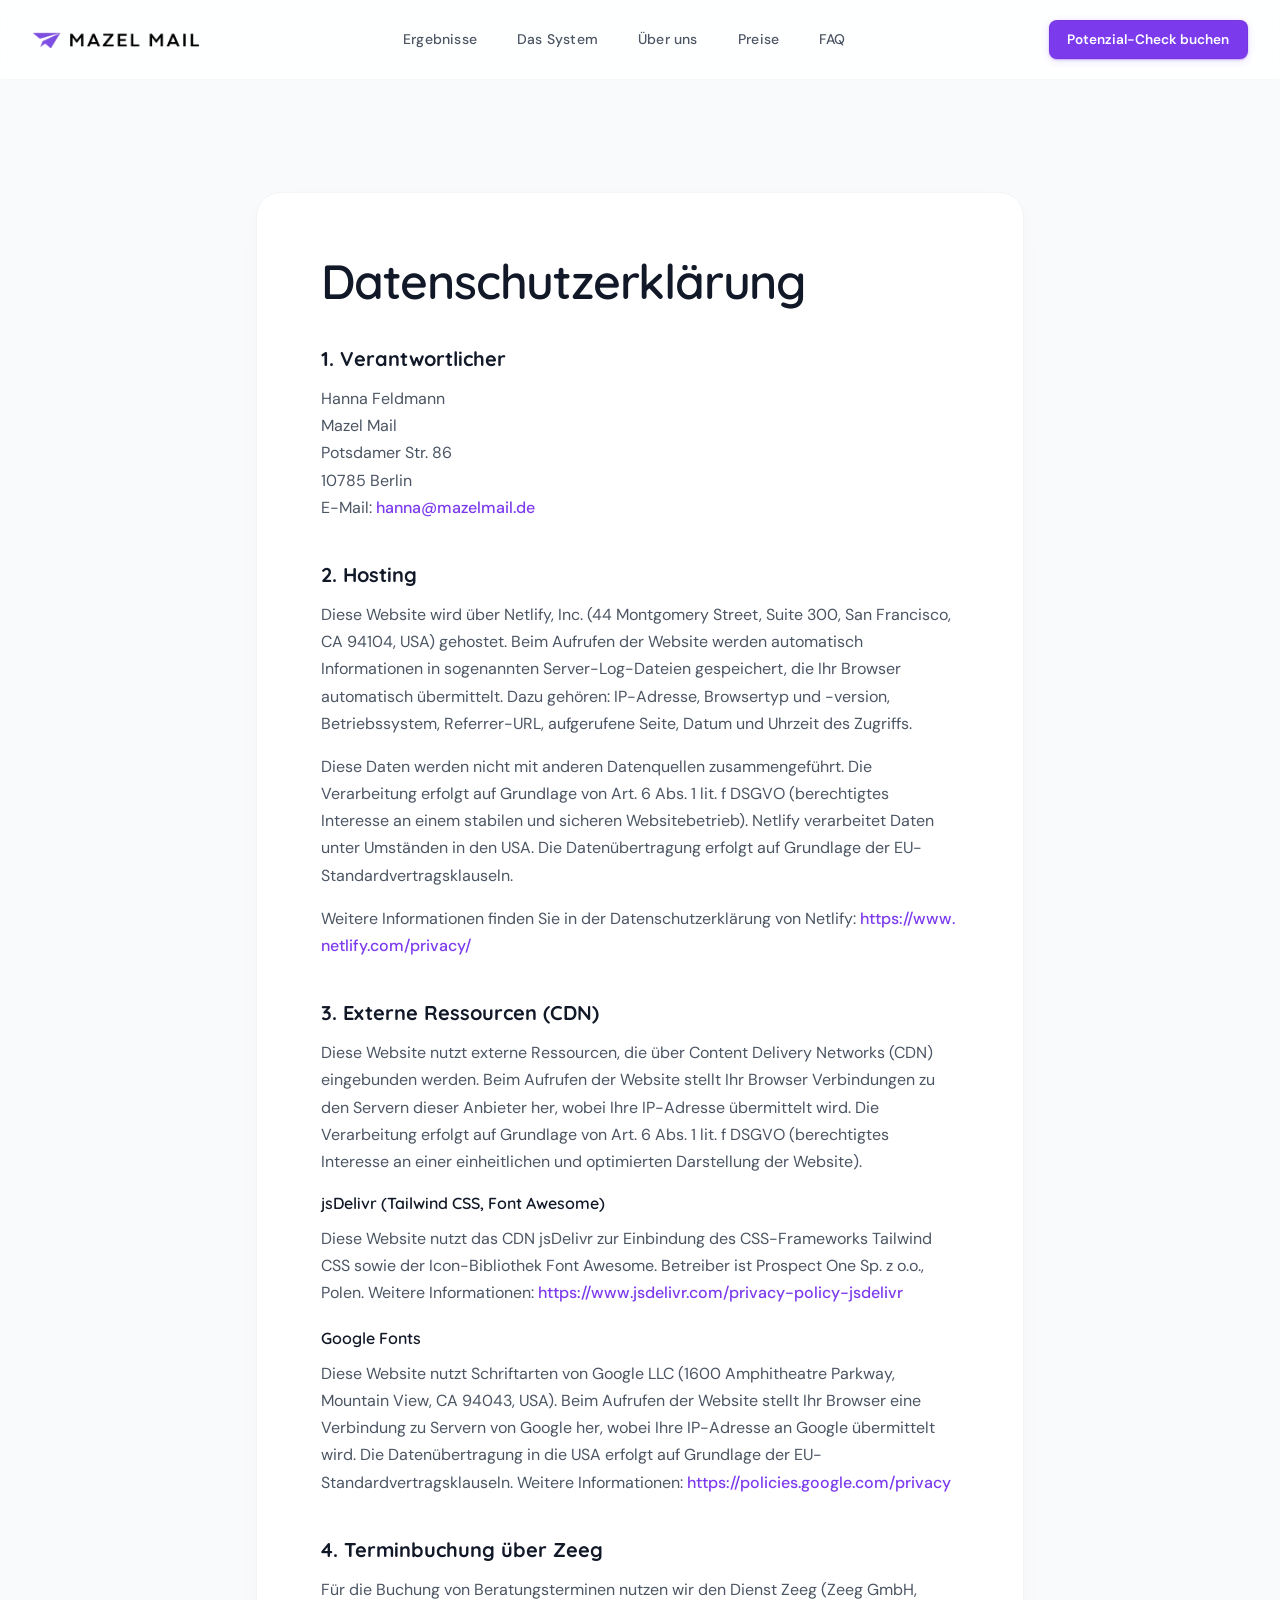
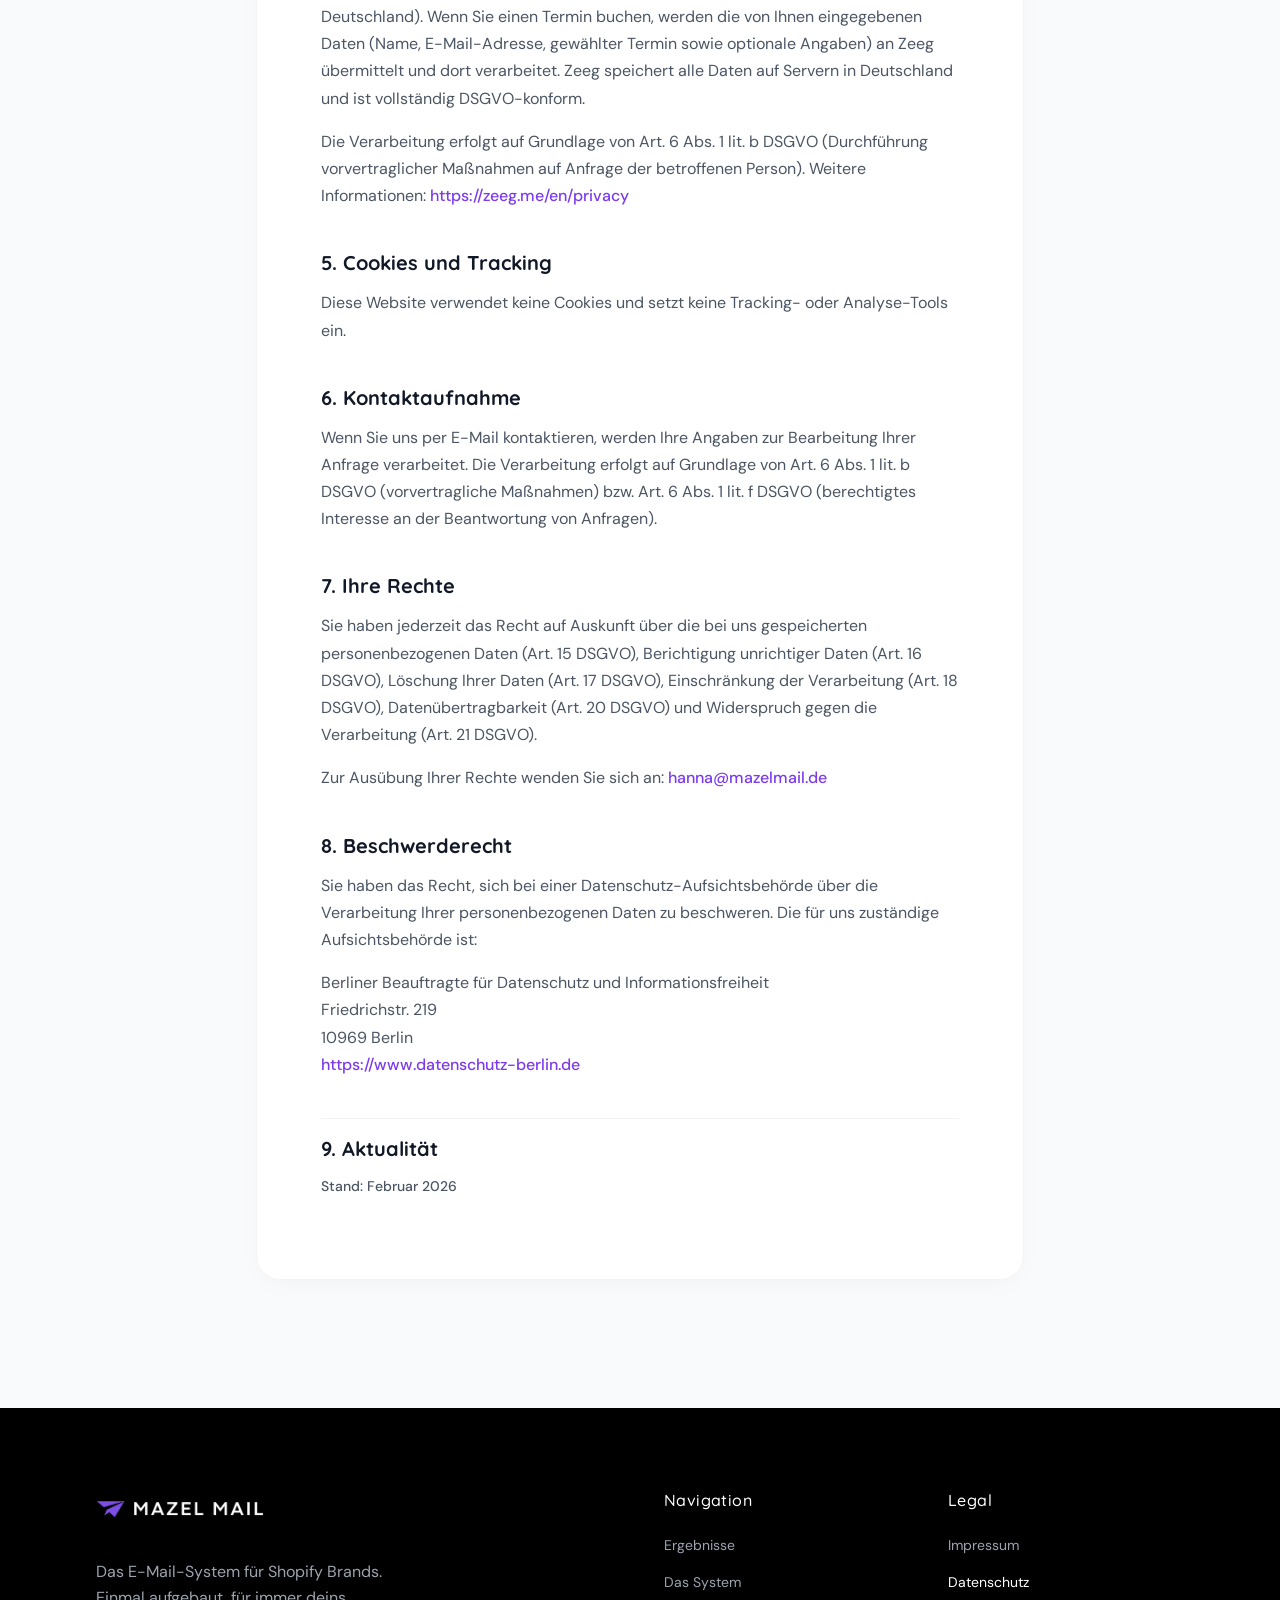
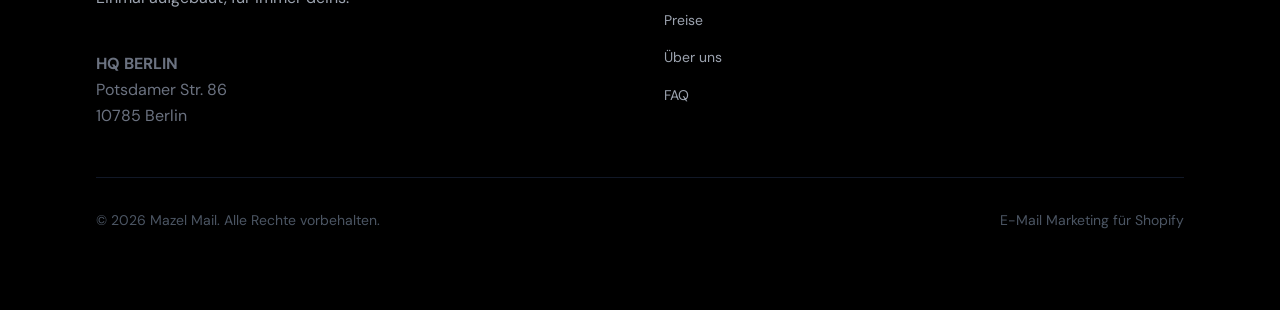
<file: datenschutz.html>
<!DOCTYPE html>
<html lang="de">

<head>
    <meta charset="UTF-8" />
    <meta name="viewport" content="width=device-width, initial-scale=1.0" />
    <title>Datenschutz | Mazel Mail</title>
    
    <!-- Robots: Datenschutz nicht indexieren -->
    <meta name="robots" content="noindex, follow" /> 

    <!-- 1. FAVICON -->
    <link rel="icon" type="image/png" href="./images/favicon-512.png">
    <link rel="apple-touch-icon" href="./images/favicon-512.png">

    <!-- 2. PERFORMANCE -->
    <link rel="preconnect" href="https://fonts.googleapis.com">
    <link rel="preconnect" href="https://fonts.gstatic.com" crossorigin>

    <!-- 3. FONTS -->
    <link href="https://fonts.googleapis.com/css2?family=Quicksand:wght@300;400;500;600;700&family=DM+Sans:wght@300;400;500;600;700&display=swap" rel="stylesheet" />

    <!-- 4. DEIN STYLE (Tailwind Core + Custom + Legal Fixes) -->
    <link rel="stylesheet" href="style.css">
    
    <!-- 5. ICONS -->
    <link rel="preload" href="https://cdn.jsdelivr.net/npm/@fortawesome/fontawesome-free@6.4.0/css/all.min.css" as="style" onload="this.onload=null;this.rel='stylesheet'">
    <noscript><link rel="stylesheet" href="https://cdn.jsdelivr.net/npm/@fortawesome/fontawesome-free@6.4.0/css/all.min.css"></noscript>
</head>

<body class="bg-gray-50 text-gray-900 font-sans antialiased flex flex-col min-h-screen">
    
    <!-- HEADER -->
    <header class="fixed top-0 left-0 w-full z-50 pointer-events-none" id="main-header">
        <div class="header-blur pointer-events-auto mx-auto w-full transition-all duration-500 flex flex-col justify-center" id="header-container">
            <div class="header-content px-4 sm:px-6 lg:px-8 w-full mx-auto max-w-7xl flex justify-between items-center">
                <div class="flex-shrink-0">
                    <a href='/'>
                        <img src="./images/mazel-mail-logo-header.webp" alt="Mazel Mail Logo" width="1280" height="306" class="logo">
                    </a>
                </div>

                <nav class="desktop-nav">
                    <a class='nav-link' href='/#results-dashboard'>Ergebnisse</a>
                    <a class='nav-link' href='/#deliverables'>Das System</a>
                    <a class='nav-link' href='/#about'>Über uns</a>
                    <a class='nav-link' href='/#pricing'>Preise</a>
                    <a class='nav-link' href='/#faq'>FAQ</a>
                </nav>

                <div class="desktop-cta">
                    <a class='header-cta' href='/#pricing'>Potenzial-Check buchen</a>
                </div>

                <div class="mobile-menu-toggle">
                    <button id="mobile-menu-button" class="flex items-center justify-center w-10 h-10 focus:outline-none" aria-label="Menü öffnen">
                        <div class="hamburger"><span></span><span></span></div>
                    </button>
                </div>
            </div>
        </div>

        <div id="mobile-menu" class="mobile-menu block lg:hidden pointer-events-auto" aria-hidden="true">
            <div class="px-4 pt-2 w-full">
                <a class='mobile-nav-link' href='/#results-dashboard'>Ergebnisse</a>
                <a class='mobile-nav-link' href='/#deliverables'>Das System</a>
                <a class='mobile-nav-link' href='/#about'>Über uns</a>
                <a class='mobile-nav-link' href='/#pricing'>Preise</a>
                <a class='mobile-nav-link' href='/#faq'>FAQ</a>
            </div>
            <div class="mt-auto px-4 pb-12 w-full pt-8">
                <a class='w-full cta-button text-white shadow-lg py-4 text-[16px] text-center block' href='/#pricing'>
                    Potenzial-Check buchen
                </a>
            </div>
        </div>
    </header>

    <!-- CONTENT -->
    <main class="flex-grow pt-32 lg:pt-48 pb-20 lg:pb-32 px-4 sm:px-6 lg:px-8">
        <div class="max-w-3xl mx-auto">
            
            <!-- 
               Box Styling:
               - bg-white: Weißer Hintergrund
               - legal-box-shadow: Dein Custom Schatten aus style.css
               - rounded-3xl: Runde Ecken
            -->
            <div class="bg-white rounded-3xl p-8 sm:p-12 lg:p-16 legal-box-shadow border border-gray-100">
                <h1 class="text-3xl md:text-4xl lg:text-5xl font-semibold text-gray-900 mb-10 tracking-tight font-['Quicksand']">Datenschutzerklärung</h1>

                <!-- 'legal-content' aktiviert die Typografie-Regeln aus deiner style.css -->
                <div class="space-y-10 legal-content">
                    
                    <!-- 1. Verantwortlicher -->
                    <div>
                        <h2 class="text-xl font-bold text-gray-900 mb-3 font-['Quicksand']">1. Verantwortlicher</h2>
                        <p class="text-gray-600 leading-relaxed text-[15px] sm:text-base">
                            Hanna Feldmann<br>Mazel Mail<br>Potsdamer Str. 86<br>10785 Berlin<br>
                            E-Mail: <a href="mailto:hanna@mazelmail.de" class="text-purple-600 hover:text-purple-700 font-medium transition-colors">hanna@mazelmail.de</a>
                        </p>
                    </div>

                    <!-- 2. Hosting -->
                    <div>
                        <h2 class="text-xl font-bold text-gray-900 mb-3 font-['Quicksand']">2. Hosting</h2>
                        <p class="text-gray-600 leading-relaxed text-[15px] sm:text-base mb-4">
                            Diese Website wird über Netlify, Inc. (44 Montgomery Street, Suite 300, San Francisco, CA 94104, USA) gehostet. Beim Aufrufen der Website werden automatisch Informationen in sogenannten Server-Log-Dateien gespeichert, die Ihr Browser automatisch übermittelt. Dazu gehören: IP-Adresse, Browsertyp und -version, Betriebssystem, Referrer-URL, aufgerufene Seite, Datum und Uhrzeit des Zugriffs.
                        </p>
                        <p class="text-gray-600 leading-relaxed text-[15px] sm:text-base mb-4">
                            Diese Daten werden nicht mit anderen Datenquellen zusammengeführt. Die Verarbeitung erfolgt auf Grundlage von Art. 6 Abs. 1 lit. f DSGVO (berechtigtes Interesse an einem stabilen und sicheren Websitebetrieb). Netlify verarbeitet Daten unter Umständen in den USA. Die Datenübertragung erfolgt auf Grundlage der EU-Standardvertragsklauseln.
                        </p>
                        <p class="text-gray-600 leading-relaxed text-[15px] sm:text-base">
                            Weitere Informationen finden Sie in der Datenschutzerklärung von Netlify: 
                            <a href="https://www.netlify.com/privacy/" target="_blank" rel="noopener noreferrer" class="text-purple-600 hover:text-purple-700 font-medium transition-colors break-all">https://www.netlify.com/privacy/</a>
                        </p>
                    </div>

                    <!-- 3. Externe Ressourcen (CDN) -->
                    <div>
                        <h2 class="text-xl font-bold text-gray-900 mb-3 font-['Quicksand']">3. Externe Ressourcen (CDN)</h2>
                        <p class="text-gray-600 leading-relaxed text-[15px] sm:text-base mb-6">
                            Diese Website nutzt externe Ressourcen, die über Content Delivery Networks (CDN) eingebunden werden. Beim Aufrufen der Website stellt Ihr Browser Verbindungen zu den Servern dieser Anbieter her, wobei Ihre IP-Adresse übermittelt wird. Die Verarbeitung erfolgt auf Grundlage von Art. 6 Abs. 1 lit. f DSGVO (berechtigtes Interesse an einer einheitlichen und optimierten Darstellung der Website).
                        </p>
                        
                        <div class="mb-5">
                            <h3 class="text-[17px] font-semibold text-gray-900 mb-2 font-['Quicksand']">jsDelivr (Tailwind CSS, Font Awesome)</h3>
                            <p class="text-gray-600 leading-relaxed text-[15px] sm:text-base">
                                Diese Website nutzt das CDN jsDelivr zur Einbindung des CSS-Frameworks Tailwind CSS sowie der Icon-Bibliothek Font Awesome. Betreiber ist Prospect One Sp. z o.o., Polen. Weitere Informationen: 
                                <a href="https://www.jsdelivr.com/privacy-policy-jsdelivr" target="_blank" rel="noopener noreferrer" class="text-purple-600 hover:text-purple-700 font-medium transition-colors break-all">https://www.jsdelivr.com/privacy-policy-jsdelivr</a>
                            </p>
                        </div>

                        <div>
                            <h3 class="text-[17px] font-semibold text-gray-900 mb-2 font-['Quicksand']">Google Fonts</h3>
                            <p class="text-gray-600 leading-relaxed text-[15px] sm:text-base">
                                Diese Website nutzt Schriftarten von Google LLC (1600 Amphitheatre Parkway, Mountain View, CA 94043, USA). Beim Aufrufen der Website stellt Ihr Browser eine Verbindung zu Servern von Google her, wobei Ihre IP-Adresse an Google übermittelt wird. Die Datenübertragung in die USA erfolgt auf Grundlage der EU-Standardvertragsklauseln. Weitere Informationen: 
                                <a href="https://policies.google.com/privacy" target="_blank" rel="noopener noreferrer" class="text-purple-600 hover:text-purple-700 font-medium transition-colors break-all">https://policies.google.com/privacy</a>
                            </p>
                        </div>
                    </div>

                    <!-- 4. Terminbuchung über Zeeg -->
                    <div>
                        <h2 class="text-xl font-bold text-gray-900 mb-3 font-['Quicksand']">4. Terminbuchung über Zeeg</h2>
                        <p class="text-gray-600 leading-relaxed text-[15px] sm:text-base mb-4">
                            Für die Buchung von Beratungsterminen nutzen wir den Dienst Zeeg (Zeeg GmbH, Deutschland). Wenn Sie einen Termin buchen, werden die von Ihnen eingegebenen Daten (Name, E-Mail-Adresse, gewählter Termin sowie optionale Angaben) an Zeeg übermittelt und dort verarbeitet. Zeeg speichert alle Daten auf Servern in Deutschland und ist vollständig DSGVO-konform.
                        </p>
                        <p class="text-gray-600 leading-relaxed text-[15px] sm:text-base">
                            Die Verarbeitung erfolgt auf Grundlage von Art. 6 Abs. 1 lit. b DSGVO (Durchführung vorvertraglicher Maßnahmen auf Anfrage der betroffenen Person). Weitere Informationen: 
                            <a href="https://zeeg.me/en/privacy" target="_blank" rel="noopener noreferrer" class="text-purple-600 hover:text-purple-700 font-medium transition-colors break-all">https://zeeg.me/en/privacy</a>
                        </p>
                    </div>

                    <!-- 5. Cookies und Tracking -->
                    <div>
                        <h2 class="text-xl font-bold text-gray-900 mb-3 font-['Quicksand']">5. Cookies und Tracking</h2>
                        <p class="text-gray-600 leading-relaxed text-[15px] sm:text-base">
                            Diese Website verwendet keine Cookies und setzt keine Tracking- oder Analyse-Tools ein.
                        </p>
                    </div>

                    <!-- 6. Kontaktaufnahme -->
                    <div>
                        <h2 class="text-xl font-bold text-gray-900 mb-3 font-['Quicksand']">6. Kontaktaufnahme</h2>
                        <p class="text-gray-600 leading-relaxed text-[15px] sm:text-base">
                            Wenn Sie uns per E-Mail kontaktieren, werden Ihre Angaben zur Bearbeitung Ihrer Anfrage verarbeitet. Die Verarbeitung erfolgt auf Grundlage von Art. 6 Abs. 1 lit. b DSGVO (vorvertragliche Maßnahmen) bzw. Art. 6 Abs. 1 lit. f DSGVO (berechtigtes Interesse an der Beantwortung von Anfragen).
                        </p>
                    </div>

                    <!-- 7. Ihre Rechte -->
                    <div>
                        <h2 class="text-xl font-bold text-gray-900 mb-3 font-['Quicksand']">7. Ihre Rechte</h2>
                        <p class="text-gray-600 leading-relaxed text-[15px] sm:text-base mb-4">
                            Sie haben jederzeit das Recht auf Auskunft über die bei uns gespeicherten personenbezogenen Daten (Art. 15 DSGVO), Berichtigung unrichtiger Daten (Art. 16 DSGVO), Löschung Ihrer Daten (Art. 17 DSGVO), Einschränkung der Verarbeitung (Art. 18 DSGVO), Datenübertragbarkeit (Art. 20 DSGVO) und Widerspruch gegen die Verarbeitung (Art. 21 DSGVO).
                        </p>
                        <p class="text-gray-600 leading-relaxed text-[15px] sm:text-base">
                            Zur Ausübung Ihrer Rechte wenden Sie sich an: <a href="mailto:hanna@mazelmail.de" class="text-purple-600 hover:text-purple-700 font-medium transition-colors">hanna@mazelmail.de</a>
                        </p>
                    </div>

                    <!-- 8. Beschwerderecht -->
                    <div>
                        <h2 class="text-xl font-bold text-gray-900 mb-3 font-['Quicksand']">8. Beschwerderecht</h2>
                        <p class="text-gray-600 leading-relaxed text-[15px] sm:text-base mb-4">
                            Sie haben das Recht, sich bei einer Datenschutz-Aufsichtsbehörde über die Verarbeitung Ihrer personenbezogenen Daten zu beschweren. Die für uns zuständige Aufsichtsbehörde ist:
                        </p>
                        <p class="text-gray-600 leading-relaxed text-[15px] sm:text-base">Berliner Beauftragte für Datenschutz und Informationsfreiheit<br>Friedrichstr. 219<br>10969 Berlin<br><a href="https://www.datenschutz-berlin.de" target="_blank" rel="noopener noreferrer" class="text-purple-600 hover:text-purple-700 font-medium transition-colors break-all">https://www.datenschutz-berlin.de</a></p>
                    </div>

                    <!-- 9. Aktualität -->
                    <div class="pt-4 border-t border-gray-100">
                        <h2 class="text-xl font-bold text-gray-900 mb-2 font-['Quicksand']">9. Aktualität</h2>
                        <p class="text-gray-500 font-medium text-sm">
                            Stand: Februar 2026
                        </p>
                    </div>

                </div>
            </div>

        </div>
    </main>

    <!-- FOOTER -->
    <footer class="bg-black text-white py-16 lg:py-20 mt-auto">
        <div class="max-w-6xl mx-auto px-5 sm:px-6 lg:px-8">
            <div class="grid grid-cols-1 lg:grid-cols-4 gap-8 lg:gap-12 mb-12">
                
                <div class="lg:col-span-2">
                    <div class="mb-6">
                        <a class='inline-block' href='/'>
                            <img src="./images/mazel-mail-logo-footer.webp" alt="Mazel Mail Logo" width="1280" height="306" class="h-10 w-auto object-contain">
                        </a>
                    </div>
                    <p class="text-gray-400 text-[15px] leading-relaxed max-w-md mb-10">
                        Das E-Mail-System für Shopify Brands. <br>Einmal aufgebaut, für immer deins.
                    </p>
                    <div class="group cursor-default">
                        <span class="text-[10px] font-bold tracking-[0.2em] text-gray-500 uppercase mt-0.5">HQ Berlin</span>
                        <address class="not-italic text-[14px] text-gray-500 leading-relaxed font-normal ml-[30px]">
                            Potsdamer Str. 86<br>10785 Berlin
                        </address>
                    </div>
                </div>

                <div>
                    <h4 class="text-base font-medium text-white mb-5 font-['Quicksand'] tracking-wide">Navigation</h4>
                    <ul class="space-y-3">
                        <li><a class='text-gray-400 hover:text-white transition-colors duration-200 text-sm' href='/#results-dashboard'>Ergebnisse</a></li>
                        <li><a class='text-gray-400 hover:text-white transition-colors duration-200 text-sm' href='/#deliverables'>Das System</a></li>
                        <li><a class='text-gray-400 hover:text-white transition-colors duration-200 text-sm' href='/#pricing'>Preise</a></li>
                        <li><a class='text-gray-400 hover:text-white transition-colors duration-200 text-sm' href='/#about'>Über uns</a></li>
                        <li><a class='text-gray-400 hover:text-white transition-colors duration-200 text-sm' href='/#faq'>FAQ</a></li>
                    </ul>
                </div>

                <div>
                    <h4 class="text-base font-medium text-white mb-5 font-['Quicksand'] tracking-wide">Legal</h4>
                    <ul class="space-y-3">
                        <li><a class='text-gray-400 hover:text-white transition-colors duration-200 text-sm' href='/impressum'>Impressum</a></li>
                        <li><a class='text-white transition-colors duration-200 text-sm' href='/datenschutz'>Datenschutz</a></li>
                    </ul>
                </div>
            </div>

            <div class="border-t border-gray-900 pt-8 flex flex-col md:flex-row justify-between items-center gap-4">
                <div class="text-gray-600 text-sm">
                    © 2026 Mazel Mail. Alle Rechte vorbehalten.
                </div>
                <div class="text-gray-600 text-sm flex items-center gap-2">
                    E-Mail Marketing für Shopify
                </div>
            </div>
        </div>
    </footer>

    <!-- Scripts -->
    <script>
        document.addEventListener('DOMContentLoaded', () => {
            const menuBtn = document.getElementById('mobile-menu-button');
            const mobileMenu = document.getElementById('mobile-menu');
            const hamburger = document.querySelector('.hamburger');
            if (menuBtn && mobileMenu) {
                menuBtn.addEventListener('click', () => {
                    const isOpen = mobileMenu.classList.contains('open');
                    mobileMenu.classList.toggle('open', !isOpen);
                    if (hamburger) hamburger.classList.toggle('active', !isOpen);
                    document.body.style.overflow = isOpen ? '' : 'hidden';
                });
            }
            
            const header = document.querySelector('.header-blur');
            const mainHeader = document.getElementById('main-header');
            window.addEventListener('scroll', () => {
                const scrolled = window.scrollY > 50;
                if(header) header.classList.toggle('scrolled', scrolled);
                if(mainHeader) mainHeader.classList.toggle('scrolled', scrolled);
            });
        });
    </script>
</body>
</html>
</file>
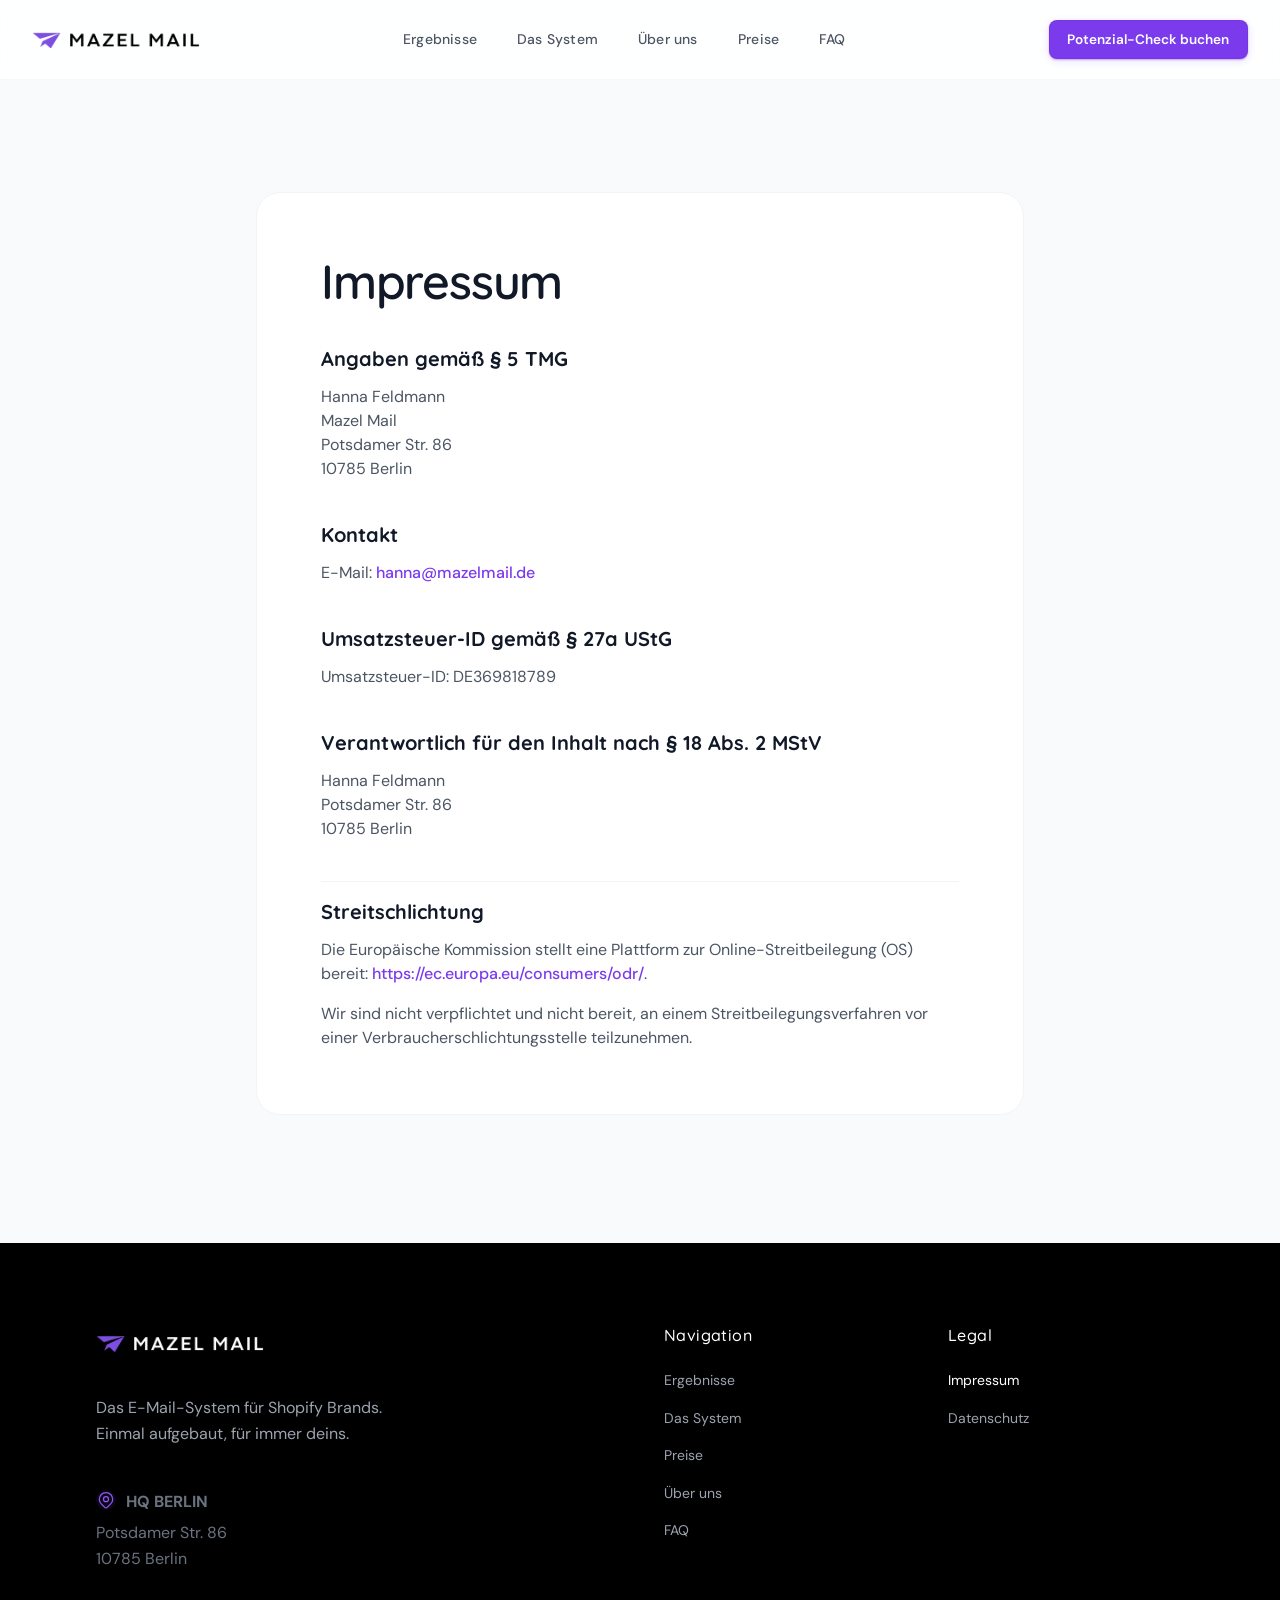
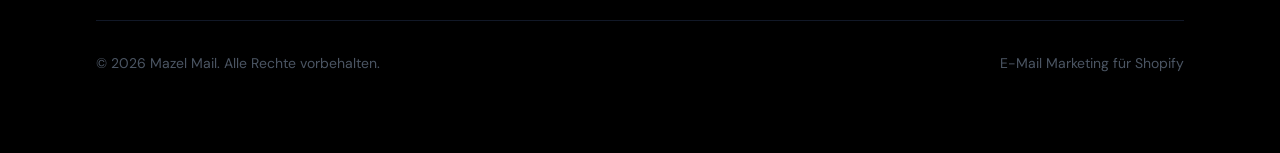
<file: impressum.html>
<!DOCTYPE html>
<html lang="de">

<head>
    <meta charset="UTF-8" />
    <meta name="viewport" content="width=device-width, initial-scale=1.0" />
    <title>Impressum | Mazel Mail</title>
    
    <!-- Robots: Impressum nicht indexieren -->
    <meta name="robots" content="noindex, follow" /> 

    <!-- 1. FAVICON -->
    <link rel="icon" type="image/png" href="./images/favicon-512.png">
    <link rel="apple-touch-icon" href="./images/favicon-512.png">

    <!-- 2. PERFORMANCE -->
    <link rel="preconnect" href="https://fonts.googleapis.com">
    <link rel="preconnect" href="https://fonts.gstatic.com" crossorigin>

    <!-- 3. FONTS -->
    <link href="https://fonts.googleapis.com/css2?family=Quicksand:wght@300;400;500;600;700&family=DM+Sans:wght@300;400;500;600;700&display=swap" rel="stylesheet" />

    <!-- 4. DEIN STYLE (Enthält jetzt Tailwind Core + Custom Styles) -->
    <link rel="stylesheet" href="style.css">
    
    <!-- 5. ICONS (Falls benötigt) -->
    <link rel="preload" href="https://cdn.jsdelivr.net/npm/@fortawesome/fontawesome-free@6.4.0/css/all.min.css" as="style" onload="this.onload=null;this.rel='stylesheet'">
    <noscript><link rel="stylesheet" href="https://cdn.jsdelivr.net/npm/@fortawesome/fontawesome-free@6.4.0/css/all.min.css"></noscript>
</head>

<body class="bg-gray-50 text-gray-900 font-sans antialiased flex flex-col min-h-screen">
    
    <!-- HEADER -->
    <header class="fixed top-0 left-0 w-full z-50 pointer-events-none" id="main-header">
        <div class="header-blur pointer-events-auto mx-auto w-full transition-all duration-500 flex flex-col justify-center" id="header-container">
            <div class="header-content px-4 sm:px-6 lg:px-8 w-full mx-auto max-w-7xl flex justify-between items-center">
                <div class="flex-shrink-0">
                    <a href='/'>
                        <img src="./images/mazel-mail-logo-header.webp" alt="Mazel Mail Logo" width="1280" height="306" class="logo">
                    </a>
                </div>

                <nav class="desktop-nav">
                    <a class='nav-link' href='/#results-dashboard'>Ergebnisse</a>
                    <a class='nav-link' href='/#deliverables'>Das System</a>
                    <a class='nav-link' href='/#about'>Über uns</a>
                    <a class='nav-link' href='/#pricing'>Preise</a>
                    <a class='nav-link' href='/#faq'>FAQ</a>
                </nav>

                <div class="desktop-cta">
                    <a class='header-cta' href='/#pricing'>Potenzial-Check buchen</a>
                </div>

                <div class="mobile-menu-toggle">
                    <button id="mobile-menu-button" class="flex items-center justify-center w-10 h-10 focus:outline-none" aria-label="Menü öffnen">
                        <div class="hamburger"><span></span><span></span></div>
                    </button>
                </div>
            </div>
        </div>

        <div id="mobile-menu" class="mobile-menu block lg:hidden pointer-events-auto" aria-hidden="true">
            <div class="px-4 pt-2 w-full">
                <a class='mobile-nav-link' href='/#results-dashboard'>Ergebnisse</a>
                <a class='mobile-nav-link' href='/#deliverables'>Das System</a>
                <a class='mobile-nav-link' href='/#about'>Über uns</a>
                <a class='mobile-nav-link' href='/#pricing'>Preise</a>
                <a class='mobile-nav-link' href='/#faq'>FAQ</a>
            </div>
            <div class="mt-auto px-4 pb-12 w-full pt-8">
                <a class='w-full cta-button text-white shadow-lg py-4 text-[16px] text-center block' href='/#pricing'>
                    Potenzial-Check buchen
                </a>
            </div>
        </div>
    </header>

    <!-- CONTENT -->
    <main class="flex-grow pt-32 lg:pt-48 pb-20 lg:pb-32 px-4 sm:px-6 lg:px-8">
        <div class="max-w-3xl mx-auto">
            
            <div class="bg-white rounded-3xl p-8 sm:p-12 lg:p-16 shadow-[0_8px_30px_-12px_rgba(0,0,0,0.06)] border border-gray-100">
                <h1 class="text-3xl md:text-4xl lg:text-5xl font-semibold text-gray-900 mb-10 tracking-tight font-['Quicksand']">Impressum</h1>

                <div class="space-y-10">
                    
                    <div>
                        <h2 class="text-xl font-bold text-gray-900 mb-3 font-['Quicksand']">Angaben gemäß § 5 TMG</h2>
                        <p class="text-gray-600 leading-relaxed text-[15px] sm:text-base">
                            Hanna Feldmann<br>Mazel Mail<br>Potsdamer Str. 86<br>10785 Berlin
                        </p>
                    </div>

                    <div>
                        <h2 class="text-xl font-bold text-gray-900 mb-3 font-['Quicksand']">Kontakt</h2>
                        <p class="text-gray-600 leading-relaxed text-[15px] sm:text-base">
                            E-Mail: <a href="mailto:hanna@mazelmail.de" class="text-purple-600 hover:text-purple-700 font-medium transition-colors">hanna@mazelmail.de</a>
                        </p>
                    </div>

                    <div>
                        <h2 class="text-xl font-bold text-gray-900 mb-3 font-['Quicksand']">Umsatzsteuer-ID gemäß § 27a UStG</h2>
                        <p class="text-gray-600 leading-relaxed text-[15px] sm:text-base">
                            Umsatzsteuer-ID: DE369818789
                        </p>
                    </div>

                    <div>
                        <h2 class="text-xl font-bold text-gray-900 mb-3 font-['Quicksand']">Verantwortlich für den Inhalt nach § 18 Abs. 2 MStV</h2>
                        <p class="text-gray-600 leading-relaxed text-[15px] sm:text-base">
                            Hanna Feldmann<br>Potsdamer Str. 86<br>10785 Berlin
                        </p>
                    </div>

                    <div class="pt-4 border-t border-gray-100">
                        <h2 class="text-xl font-bold text-gray-900 mb-3 font-['Quicksand']">Streitschlichtung</h2>
                        <p class="text-gray-600 leading-relaxed text-[15px] sm:text-base mb-4">
                            Die Europäische Kommission stellt eine Plattform zur Online-Streitbeilegung (OS) bereit: 
                            <a href="https://ec.europa.eu/consumers/odr/" target="_blank" rel="noopener noreferrer" class="text-purple-600 hover:text-purple-700 font-medium transition-colors break-all">https://ec.europa.eu/consumers/odr/</a>.
                        </p>
                        <p class="text-gray-600 leading-relaxed text-[15px] sm:text-base">
                            Wir sind nicht verpflichtet und nicht bereit, an einem Streitbeilegungsverfahren vor einer Verbraucherschlichtungsstelle teilzunehmen.
                        </p>
                    </div>

                </div>
            </div>

        </div>
    </main>

    <!-- FOOTER -->
    <footer class="bg-black text-white py-16 lg:py-20 mt-auto">
        <div class="max-w-6xl mx-auto px-5 sm:px-6 lg:px-8">
            <div class="grid grid-cols-1 lg:grid-cols-4 gap-8 lg:gap-12 mb-12">
                
                <div class="lg:col-span-2">
                    <div class="mb-6">
                        <a class='inline-block' href='/'>
                            <img src="./images/mazel-mail-logo-footer.webp" alt="Mazel Mail Logo" width="1280" height="306" class="h-10 w-auto object-contain">
                        </a>
                    </div>
                    <p class="text-gray-400 text-[15px] leading-relaxed max-w-md mb-10">
                        Das E-Mail-System für Shopify Brands. <br>Einmal aufgebaut, für immer deins.
                    </p>
                    <div class="group cursor-default">
                        <div class="flex items-center space-x-2.5 mb-1.5">
                            <div class="relative flex-shrink-0 w-5 h-5">
                                <div class="absolute inset-0 bg-purple-600 blur-[2px] opacity-10 group-hover:opacity-40 transition-opacity duration-500 rounded-full"></div>
                                <svg class="relative w-full h-full text-purple-500" fill="none" viewBox="0 0 24 24" stroke="currentColor" stroke-width="1.5">
                                    <path stroke-linecap="round" stroke-linejoin="round" d="M17.657 16.657L13.414 20.9a1.998 1.998 0 01-2.827 0l-4.244-4.243a8 8 0 1111.314 0z"></path>
                                    <path stroke-linecap="round" stroke-linejoin="round" d="M15 11a3 3 0 11-6 0 3 3 0 016 0z"></path>
                                </svg>
                            </div>
                            <span class="text-[10px] font-bold tracking-[0.2em] text-gray-500 uppercase mt-0.5">HQ Berlin</span>
                        </div>
                        <address class="not-italic text-[14px] text-gray-500 leading-relaxed font-normal ml-[30px]">
                            Potsdamer Str. 86<br>10785 Berlin
                        </address>
                    </div>
                </div>

                <div>
                    <h4 class="text-base font-medium text-white mb-5 font-['Quicksand'] tracking-wide">Navigation</h4>
                    <ul class="space-y-3">
                        <li><a class='text-gray-400 hover:text-white transition-colors duration-200 text-sm' href='/#results-dashboard'>Ergebnisse</a></li>
                        <li><a class='text-gray-400 hover:text-white transition-colors duration-200 text-sm' href='/#deliverables'>Das System</a></li>
                        <li><a class='text-gray-400 hover:text-white transition-colors duration-200 text-sm' href='/#pricing'>Preise</a></li>
                        <li><a class='text-gray-400 hover:text-white transition-colors duration-200 text-sm' href='/#about'>Über uns</a></li>
                        <li><a class='text-gray-400 hover:text-white transition-colors duration-200 text-sm' href='/#faq'>FAQ</a></li>
                    </ul>
                </div>

                <div>
                    <h4 class="text-base font-medium text-white mb-5 font-['Quicksand'] tracking-wide">Legal</h4>
                    <ul class="space-y-3">
                        <li><a class='text-white transition-colors duration-200 text-sm' href='/impressum'>Impressum</a></li>
                        <li><a class='text-gray-400 hover:text-white transition-colors duration-200 text-sm' href='/datenschutz'>Datenschutz</a></li>
                    </ul>
                </div>
            </div>

            <div class="border-t border-gray-900 pt-8 flex flex-col md:flex-row justify-between items-center gap-4">
                <div class="text-gray-600 text-sm">
                    © 2026 Mazel Mail. Alle Rechte vorbehalten.
                </div>
                <div class="text-gray-600 text-sm flex items-center gap-2">
                    E-Mail Marketing für Shopify
                </div>
            </div>
        </div>
    </footer>

    <!-- Header Script -->
    <script>
        document.addEventListener('DOMContentLoaded', () => {
            const header = document.querySelector('.header-blur');
            const mainHeader = document.getElementById('main-header');
            
            // Header Scroll
            window.addEventListener('scroll', () => {
                const scrolled = window.scrollY > 50;
                if (header) header.classList.toggle('scrolled', scrolled);
                if (mainHeader) mainHeader.classList.toggle('scrolled', scrolled);
            }, { passive: true });

            // Mobile Menu
            const menuBtn = document.getElementById('mobile-menu-button');
            const mobileMenu = document.getElementById('mobile-menu');
            const hamburger = document.querySelector('.hamburger');

            if (menuBtn && mobileMenu) {
                menuBtn.addEventListener('click', () => {
                    const isOpen = mobileMenu.classList.contains('open');
                    mobileMenu.classList.toggle('open', !isOpen);
                    if (hamburger) hamburger.classList.toggle('active', !isOpen);
                    document.body.style.overflow = isOpen ? '' : 'hidden';
                });
            }
        });
    </script>
</body>
</html>
</file>
<file: style.css>
/* Self-hosted Google Fonts — eliminates FOUT (Flash of Unstyled Text) */
@font-face {
  font-family: 'DM Sans';
  font-style: normal;
  font-weight: 300 700;
  font-display: swap;
  src: url(./fonts/dm-sans-latin.woff2) format('woff2');
  unicode-range: U+0000-00FF, U+0131, U+0152-0153, U+02BB-02BC, U+02C6, U+02DA, U+02DC, U+0304, U+0308, U+0329, U+2000-206F, U+20AC, U+2122, U+2191, U+2193, U+2212, U+2215, U+FEFF, U+FFFD;
}
@font-face {
  font-family: 'DM Sans';
  font-style: normal;
  font-weight: 300 700;
  font-display: swap;
  src: url(./fonts/dm-sans-latin-ext.woff2) format('woff2');
  unicode-range: U+0100-02BA, U+02BD-02C5, U+02C7-02CC, U+02CE-02D7, U+02DD-02FF, U+0304, U+0308, U+0329, U+1D00-1DBF, U+1E00-1E9F, U+1EF2-1EFF, U+2020, U+20A0-20AB, U+20AD-20C0, U+2113, U+2C60-2C7F, U+A720-A7FF;
}
@font-face {
  font-family: 'Quicksand';
  font-style: normal;
  font-weight: 300 700;
  font-display: swap;
  src: url(./fonts/quicksand-latin.woff2) format('woff2');
  unicode-range: U+0000-00FF, U+0131, U+0152-0153, U+02BB-02BC, U+02C6, U+02DA, U+02DC, U+0304, U+0308, U+0329, U+2000-206F, U+20AC, U+2122, U+2191, U+2193, U+2212, U+2215, U+FEFF, U+FFFD;
}
@font-face {
  font-family: 'Quicksand';
  font-style: normal;
  font-weight: 300 700;
  font-display: swap;
  src: url(./fonts/quicksand-latin-ext.woff2) format('woff2');
  unicode-range: U+0100-02BA, U+02BD-02C5, U+02C7-02CC, U+02CE-02D7, U+02DD-02FF, U+0304, U+0308, U+0329, U+1D00-1DBF, U+1E00-1E9F, U+1EF2-1EFF, U+2020, U+20A0-20AB, U+20AD-20C0, U+2113, U+2C60-2C7F, U+A720-A7FF;
}

/*! tailwindcss v2.2.19 | MIT License | https://tailwindcss.com */
/*! modern-normalize v1.1.0 | MIT License | https://github.com/sindresorhus/modern-normalize */
html{-moz-tab-size:4;-o-tab-size:4;tab-size:4;line-height:1.15;-webkit-text-size-adjust:100%}body{margin:0;font-family:system-ui,-apple-system,Segoe UI,Roboto,Helvetica,Arial,sans-serif,Apple Color Emoji,Segoe UI Emoji}hr{height:0;color:inherit}abbr[title]{-webkit-text-decoration:underline dotted;text-decoration:underline dotted}b,strong{font-weight:bolder}code,kbd,pre,samp{font-family:ui-monospace,SFMono-Regular,Consolas,Liberation Mono,Menlo,monospace;font-size:1em}small{font-size:80%}sub,sup{font-size:75%;line-height:0;position:relative;vertical-align:initial}sub{bottom:-.25em}sup{top:-.5em}table{text-indent:0;border-color:inherit}button,input,optgroup,select,textarea{font-family:inherit;font-size:100%;line-height:1.15;margin:0}button,select{text-transform:none}[type=button],button{-webkit-appearance:button}::-moz-focus-inner{border-style:none;padding:0}legend{padding:0}progress{vertical-align:initial}::-webkit-inner-spin-button,::-webkit-outer-spin-button{height:auto}[type=search]{-webkit-appearance:textfield;outline-offset:-2px}::-webkit-search-decoration{-webkit-appearance:none}::-webkit-file-upload-button{-webkit-appearance:button;font:inherit}summary{display:list-item}blockquote,dd,dl,figure,h1,h2,h3,h4,h5,h6,hr,p,pre{margin:0}button{background-color:initial;background-image:none}fieldset,ol,ul{margin:0;padding:0}ol,ul{list-style:none}html{font-family:ui-sans-serif,system-ui,-apple-system,BlinkMacSystemFont,Segoe UI,Roboto,Helvetica Neue,Arial,Noto Sans,sans-serif,Apple Color Emoji,Segoe UI Emoji,Segoe UI Symbol,Noto Color Emoji;line-height:1.5}body{font-family:inherit;line-height:inherit}*,:after,:before{box-sizing:border-box;border:0 solid}hr{border-top-width:1px}img{border-style:solid}textarea{resize:vertical}input::-moz-placeholder,textarea::-moz-placeholder{opacity:1;color:#9ca3af}input::placeholder,textarea::placeholder{opacity:1;color:#9ca3af}[role=button],button{cursor:pointer}table{border-collapse:collapse}h1,h2,h3,h4,h5,h6{font-size:inherit;font-weight:inherit}a{color:inherit;text-decoration:inherit}button,input,optgroup,select,textarea{padding:0;line-height:inherit;color:inherit}code,kbd,pre,samp{font-family:ui-monospace,SFMono-Regular,Menlo,Monaco,Consolas,Liberation Mono,Courier New,monospace}audio,canvas,embed,iframe,img,object,svg,video{display:block;vertical-align:middle}img,video{max-width:100%;height:auto}[hidden]{display:none}*,:after,:before{--tw-border-opacity:1;border-color:rgba(229,231,235,var(--tw-border-opacity))}.container{width:100%}@media (min-width:640px){.container{max-width:640px}}@media (min-width:768px){.container{max-width:768px}}@media (min-width:1024px){.container{max-width:1024px}}@media (min-width:1280px){.container{max-width:1280px}}@media (min-width:1536px){.container{max-width:1536px}}.pointer-events-none{pointer-events:none}.pointer-events-auto{pointer-events:auto}.visible{visibility:visible}.fixed{position:fixed}.absolute{position:absolute}.relative{position:relative}.inset-0{top:0;right:0;bottom:0;left:0}.top-0{top:0}.top-6{top:1.5rem}.-top-3{top:-.75rem}.-top-20{top:-5rem}.right-0{right:0}.-right-20{right:-5rem}.bottom-0{bottom:0}.bottom-6{bottom:1.5rem}.-bottom-20{bottom:-5rem}.left-0{left:0}.left-6{left:1.5rem}.-left-2{left:-.5rem}.-left-20{left:-5rem}.left-1\/2{left:50%}.z-0{z-index:0}.z-10{z-index:10}.z-20{z-index:20}.z-30{z-index:30}.z-50{z-index:50}.order-1{order:1}.order-2{order:2}.order-3{order:3}.order-first{order:-9999}.order-last{order:9999}.order-none{order:0}.mx-auto{margin-left:auto;margin-right:auto}.mt-0{margin-top:0}.mt-1{margin-top:.25rem}.mt-2{margin-top:.5rem}.mt-3{margin-top:.75rem}.mt-4{margin-top:1rem}.mt-5{margin-top:1.25rem}.mt-6{margin-top:1.5rem}.mt-8{margin-top:2rem}.mt-10{margin-top:2.5rem}.mt-12{margin-top:3rem}.mt-16{margin-top:4rem}.mt-auto{margin-top:auto}.mt-0\.5{margin-top:.125rem}.-mt-2{margin-top:-.5rem}.-mt-4{margin-top:-1rem}.mr-1{margin-right:.25rem}.mr-2{margin-right:.5rem}.mr-3{margin-right:.75rem}.mr-1\.5{margin-right:.375rem}.mb-0{margin-bottom:0}.mb-1{margin-bottom:.25rem}.mb-2{margin-bottom:.5rem}.mb-3{margin-bottom:.75rem}.mb-4{margin-bottom:1rem}.mb-5{margin-bottom:1.25rem}.mb-6{margin-bottom:1.5rem}.mb-8{margin-bottom:2rem}.mb-10{margin-bottom:2.5rem}.mb-12{margin-bottom:3rem}.mb-1\.5{margin-bottom:.375rem}.-mb-2{margin-bottom:-.5rem}.ml-1{margin-left:.25rem}.ml-2{margin-left:.5rem}.ml-1\.5{margin-left:.375rem}.block{display:block}.inline-block{display:inline-block}.inline{display:inline}.flex{display:flex}.inline-flex{display:inline-flex}.table{display:table}.grid{display:grid}.hidden{display:none}.h-1{height:.25rem}.h-3{height:.75rem}.h-4{height:1rem}.h-5{height:1.25rem}.h-6{height:1.5rem}.h-7{height:1.75rem}.h-10{height:2.5rem}.h-14{height:3.5rem}.h-20{height:5rem}.h-28{height:7rem}.h-32{height:8rem}.h-72{height:18rem}.h-auto{height:auto}.h-px{height:1px}.h-1\.5{height:.375rem}.h-3\.5{height:.875rem}.h-full{height:100%}.min-h-screen{min-height:100vh}.w-1{width:.25rem}.w-3{width:.75rem}.w-4{width:1rem}.w-5{width:1.25rem}.w-6{width:1.5rem}.w-7{width:1.75rem}.w-10{width:2.5rem}.w-14{width:3.5rem}.w-48{width:12rem}.w-auto{width:auto}.w-px{width:1px}.w-1\.5{width:.375rem}.w-3\.5{width:.875rem}.w-full{width:100%}.min-w-0{min-width:0}.max-w-sm{max-width:24rem}.max-w-md{max-width:28rem}.max-w-xl{max-width:36rem}.max-w-2xl{max-width:42rem}.max-w-3xl{max-width:48rem}.max-w-4xl{max-width:56rem}.max-w-5xl{max-width:64rem}.max-w-6xl{max-width:72rem}.max-w-7xl{max-width:80rem}.max-w-full{max-width:100%}.flex-shrink-0{flex-shrink:0}.flex-shrink{flex-shrink:1}.flex-grow{flex-grow:1}.origin-left{transform-origin:left}.transform{--tw-translate-x:0;--tw-translate-y:0;--tw-rotate:0;--tw-skew-x:0;--tw-skew-y:0;--tw-scale-x:1;--tw-scale-y:1;transform:translateX(var(--tw-translate-x)) translateY(var(--tw-translate-y)) rotate(var(--tw-rotate)) skewX(var(--tw-skew-x)) skewY(var(--tw-skew-y)) scaleX(var(--tw-scale-x)) scaleY(var(--tw-scale-y))}.-translate-x-1\/2{--tw-translate-x:-50%}.translate-y-0{--tw-translate-y:0px}.translate-y-24{--tw-translate-y:6rem}.-translate-y-1\/2{--tw-translate-y:-50%}.hover\:translate-x-2:hover{--tw-translate-x:0.5rem}.hover\:-translate-y-1:hover{--tw-translate-y:-0.25rem}.scale-x-0{--tw-scale-x:0}@keyframes spin{to{transform:rotate(1turn)}}@keyframes ping{75%,to{transform:scale(2);opacity:0}}@keyframes pulse{50%{opacity:.5}}@keyframes bounce{0%,to{transform:translateY(-25%);animation-timing-function:cubic-bezier(.8,0,1,1)}50%{transform:none;animation-timing-function:cubic-bezier(0,0,.2,1)}}.animate-ping{animation:ping 1s cubic-bezier(0,0,.2,1) infinite}.cursor-default{cursor:default}.cursor-pointer{cursor:pointer}.grid-cols-1{grid-template-columns:repeat(1,minmax(0,1fr))}.grid-cols-2{grid-template-columns:repeat(2,minmax(0,1fr))}.flex-row{flex-direction:row}.flex-col{flex-direction:column}.flex-wrap{flex-wrap:wrap}.items-start{align-items:flex-start}.items-center{align-items:center}.items-baseline{align-items:baseline}.justify-center{justify-content:center}.justify-between{justify-content:space-between}.gap-1{gap:.25rem}.gap-2{gap:.5rem}.gap-3{gap:.75rem}.gap-4{gap:1rem}.gap-6{gap:1.5rem}.gap-8{gap:2rem}.gap-10{gap:2.5rem}.gap-12{gap:3rem}.gap-2\.5{gap:.625rem}.gap-x-3{-moz-column-gap:.75rem;column-gap:.75rem}.gap-x-6{-moz-column-gap:1.5rem;column-gap:1.5rem}.gap-y-0{row-gap:0}.gap-y-5{row-gap:1.25rem}.space-x-2>:not([hidden])~:not([hidden]){--tw-space-x-reverse:0;margin-right:calc(.5rem*var(--tw-space-x-reverse));margin-left:calc(.5rem*(1 - var(--tw-space-x-reverse)))}.space-x-3>:not([hidden])~:not([hidden]){--tw-space-x-reverse:0;margin-right:calc(.75rem*var(--tw-space-x-reverse));margin-left:calc(.75rem*(1 - var(--tw-space-x-reverse)))}.space-x-2\.5>:not([hidden])~:not([hidden]){--tw-space-x-reverse:0;margin-right:calc(.625rem*var(--tw-space-x-reverse));margin-left:calc(.625rem*(1 - var(--tw-space-x-reverse)))}.space-x-3\.5>:not([hidden])~:not([hidden]){--tw-space-x-reverse:0;margin-right:calc(.875rem*var(--tw-space-x-reverse));margin-left:calc(.875rem*(1 - var(--tw-space-x-reverse)))}.space-y-3>:not([hidden])~:not([hidden]){--tw-space-y-reverse:0;margin-top:calc(.75rem*(1 - var(--tw-space-y-reverse)));margin-bottom:calc(.75rem*var(--tw-space-y-reverse))}.space-y-4>:not([hidden])~:not([hidden]){--tw-space-y-reverse:0;margin-top:calc(1rem*(1 - var(--tw-space-y-reverse)));margin-bottom:calc(1rem*var(--tw-space-y-reverse))}.space-y-5>:not([hidden])~:not([hidden]){--tw-space-y-reverse:0;margin-top:calc(1.25rem*(1 - var(--tw-space-y-reverse)));margin-bottom:calc(1.25rem*var(--tw-space-y-reverse))}.space-y-8>:not([hidden])~:not([hidden]){--tw-space-y-reverse:0;margin-top:calc(2rem*(1 - var(--tw-space-y-reverse)));margin-bottom:calc(2rem*var(--tw-space-y-reverse))}.space-y-10>:not([hidden])~:not([hidden]){--tw-space-y-reverse:0;margin-top:calc(2.5rem*(1 - var(--tw-space-y-reverse)));margin-bottom:calc(2.5rem*var(--tw-space-y-reverse))}.overflow-hidden{overflow:hidden}.whitespace-normal{white-space:normal}.whitespace-nowrap{white-space:nowrap}.break-words{overflow-wrap:break-word}.break-all{word-break:break-all}.rounded-lg{border-radius:.5rem}.rounded-xl{border-radius:.75rem}.rounded-2xl{border-radius:1rem}.rounded-3xl{border-radius:1.5rem}.rounded-full{border-radius:9999px}.border{border-width:1px}.border-t{border-top-width:1px}.border-gray-100{--tw-border-opacity:1;border-color:rgba(243,244,246,var(--tw-border-opacity))}.border-gray-200{--tw-border-opacity:1;border-color:rgba(229,231,235,var(--tw-border-opacity))}.border-gray-300{--tw-border-opacity:1;border-color:rgba(209,213,219,var(--tw-border-opacity))}.border-gray-900{--tw-border-opacity:1;border-color:rgba(17,24,39,var(--tw-border-opacity))}.border-purple-100{--tw-border-opacity:1;border-color:rgba(237,233,254,var(--tw-border-opacity))}.border-purple-400{--tw-border-opacity:1;border-color:rgba(167,139,250,var(--tw-border-opacity))}.hover\:border-purple-300:hover{--tw-border-opacity:1;border-color:rgba(196,181,253,var(--tw-border-opacity))}.bg-black{--tw-bg-opacity:1;background-color:rgba(0,0,0,var(--tw-bg-opacity))}.bg-white{--tw-bg-opacity:1;background-color:rgba(255,255,255,var(--tw-bg-opacity))}.bg-gray-50{--tw-bg-opacity:1;background-color:rgba(249,250,251,var(--tw-bg-opacity))}.bg-gray-100{--tw-bg-opacity:1;background-color:rgba(243,244,246,var(--tw-bg-opacity))}.bg-gray-200{--tw-bg-opacity:1;background-color:rgba(229,231,235,var(--tw-bg-opacity))}.bg-gray-400{--tw-bg-opacity:1;background-color:rgba(156,163,175,var(--tw-bg-opacity))}.bg-purple-50{--tw-bg-opacity:1;background-color:rgba(245,243,255,var(--tw-bg-opacity))}.bg-purple-100{--tw-bg-opacity:1;background-color:rgba(237,233,254,var(--tw-bg-opacity))}.bg-purple-400{--tw-bg-opacity:1;background-color:rgba(167,139,250,var(--tw-bg-opacity))}.bg-purple-500{--tw-bg-opacity:1;background-color:rgba(139,92,246,var(--tw-bg-opacity))}.bg-purple-600{--tw-bg-opacity:1;background-color:rgba(124,58,237,var(--tw-bg-opacity))}.group:hover .group-hover\:bg-purple-100{--tw-bg-opacity:1;background-color:rgba(237,233,254,var(--tw-bg-opacity))}.bg-gradient-to-t{background-image:linear-gradient(to top,var(--tw-gradient-stops))}.bg-gradient-to-r{background-image:linear-gradient(to right,var(--tw-gradient-stops))}.bg-gradient-to-b{background-image:linear-gradient(to bottom,var(--tw-gradient-stops))}.from-transparent{--tw-gradient-from:transparent;--tw-gradient-stops:var(--tw-gradient-from),var(--tw-gradient-to,transparent)}.from-white{--tw-gradient-from:#fff;--tw-gradient-stops:var(--tw-gradient-from),var(--tw-gradient-to,hsla(0,0%,100%,0))}.from-gray-200{--tw-gradient-from:#e5e7eb;--tw-gradient-stops:var(--tw-gradient-from),var(--tw-gradient-to,rgba(229,231,235,0))}.from-purple-300{--tw-gradient-from:#c4b5fd;--tw-gradient-stops:var(--tw-gradient-from),var(--tw-gradient-to,rgba(196,181,253,0))}.from-purple-400{--tw-gradient-from:#a78bfa;--tw-gradient-stops:var(--tw-gradient-from),var(--tw-gradient-to,rgba(167,139,250,0))}.from-purple-500{--tw-gradient-from:#8b5cf6;--tw-gradient-stops:var(--tw-gradient-from),var(--tw-gradient-to,rgba(139,92,246,0))}.via-gray-700{--tw-gradient-stops:var(--tw-gradient-from),#374151,var(--tw-gradient-to,rgba(55,65,81,0))}.via-purple-900{--tw-gradient-stops:var(--tw-gradient-from),#4c1d95,var(--tw-gradient-to,rgba(76,29,149,0))}.to-transparent{--tw-gradient-to:transparent}.to-indigo-300{--tw-gradient-to:#a5b4fc}.to-purple-300{--tw-gradient-to:#c4b5fd}.to-purple-500{--tw-gradient-to:#8b5cf6}.to-purple-700{--tw-gradient-to:#6d28d9}.bg-clip-text{-webkit-background-clip:text;background-clip:text}.object-contain{-o-object-fit:contain;object-fit:contain}.object-cover{-o-object-fit:cover;object-fit:cover}.object-center{-o-object-position:center;object-position:center}.p-6{padding:1.5rem}.p-8{padding:2rem}.px-2{padding-left:.5rem;padding-right:.5rem}.px-3{padding-left:.75rem;padding-right:.75rem}.px-4{padding-left:1rem;padding-right:1rem}.px-5{padding-left:1.25rem;padding-right:1.25rem}.px-7{padding-left:1.75rem;padding-right:1.75rem}.px-8{padding-left:2rem;padding-right:2rem}.px-2\.5{padding-left:.625rem;padding-right:.625rem}.py-0{padding-top:0;padding-bottom:0}.py-1{padding-top:.25rem;padding-bottom:.25rem}.py-2{padding-top:.5rem;padding-bottom:.5rem}.py-3{padding-top:.75rem;padding-bottom:.75rem}.py-4{padding-top:1rem;padding-bottom:1rem}.py-8{padding-top:2rem;padding-bottom:2rem}.py-16{padding-top:4rem;padding-bottom:4rem}.py-0\.5{padding-top:.125rem;padding-bottom:.125rem}.py-1\.5{padding-top:.375rem;padding-bottom:.375rem}.py-3\.5{padding-top:.875rem;padding-bottom:.875rem}.pt-1{padding-top:.25rem}.pt-2{padding-top:.5rem}.pt-4{padding-top:1rem}.pt-6{padding-top:1.5rem}.pt-8{padding-top:2rem}.pt-10{padding-top:2.5rem}.pt-12{padding-top:3rem}.pt-16{padding-top:4rem}.pt-20{padding-top:5rem}.pt-24{padding-top:6rem}.pt-28{padding-top:7rem}.pt-32{padding-top:8rem}.pr-6{padding-right:1.5rem}.pb-0{padding-bottom:0}.pb-4{padding-bottom:1rem}.pb-5{padding-bottom:1.25rem}.pb-7{padding-bottom:1.75rem}.pb-12{padding-bottom:3rem}.pb-20{padding-bottom:5rem}.pl-6{padding-left:1.5rem}.text-left{text-align:left}.text-center{text-align:center}.text-xs{font-size:.75rem;line-height:1rem}.text-sm{font-size:.875rem;line-height:1.25rem}.text-base{font-size:1rem;line-height:1.5rem}.text-lg{font-size:1.125rem;line-height:1.75rem}.text-xl{font-size:1.25rem;line-height:1.75rem}.text-2xl{font-size:1.5rem;line-height:2rem}.text-3xl{font-size:1.875rem;line-height:2.25rem}.text-4xl{font-size:2.25rem;line-height:2.5rem}.font-normal{font-weight:400}.font-medium{font-weight:500}.font-semibold{font-weight:600}.font-bold{font-weight:700}.font-extrabold{font-weight:800}.uppercase{text-transform:uppercase}.not-italic{font-style:normal}.tabular-nums{--tw-ordinal:var(--tw-empty,/*!*/ /*!*/);--tw-slashed-zero:var(--tw-empty,/*!*/ /*!*/);--tw-numeric-figure:var(--tw-empty,/*!*/ /*!*/);--tw-numeric-spacing:var(--tw-empty,/*!*/ /*!*/);--tw-numeric-fraction:var(--tw-empty,/*!*/ /*!*/);font-variant-numeric:var(--tw-ordinal) var(--tw-slashed-zero) var(--tw-numeric-figure) var(--tw-numeric-spacing) var(--tw-numeric-fraction);--tw-numeric-spacing:tabular-nums}.leading-tight{line-height:1.25}.leading-snug{line-height:1.375}.leading-relaxed{line-height:1.625}.tracking-tighter{letter-spacing:-.05em}.tracking-tight{letter-spacing:-.025em}.tracking-wide{letter-spacing:.025em}.tracking-wider{letter-spacing:.05em}.tracking-widest{letter-spacing:.1em}.text-transparent{color:transparent}.text-white{--tw-text-opacity:1;color:rgba(255,255,255,var(--tw-text-opacity))}.text-gray-100{--tw-text-opacity:1;color:rgba(243,244,246,var(--tw-text-opacity))}.text-gray-300{--tw-text-opacity:1;color:rgba(209,213,219,var(--tw-text-opacity))}.text-gray-400{--tw-text-opacity:1;color:rgba(156,163,175,var(--tw-text-opacity))}.text-gray-500{--tw-text-opacity:1;color:rgba(107,114,128,var(--tw-text-opacity))}.text-gray-600{--tw-text-opacity:1;color:rgba(75,85,99,var(--tw-text-opacity))}.text-gray-700{--tw-text-opacity:1;color:rgba(55,65,81,var(--tw-text-opacity))}.text-gray-800{--tw-text-opacity:1;color:rgba(31,41,55,var(--tw-text-opacity))}.text-gray-900{--tw-text-opacity:1;color:rgba(17,24,39,var(--tw-text-opacity))}.text-indigo-300{--tw-text-opacity:1;color:rgba(165,180,252,var(--tw-text-opacity))}.text-indigo-400{--tw-text-opacity:1;color:rgba(129,140,248,var(--tw-text-opacity))}.text-purple-100{--tw-text-opacity:1;color:rgba(237,233,254,var(--tw-text-opacity))}.text-purple-200{--tw-text-opacity:1;color:rgba(221,214,254,var(--tw-text-opacity))}.text-purple-300{--tw-text-opacity:1;color:rgba(196,181,253,var(--tw-text-opacity))}.text-purple-400{--tw-text-opacity:1;color:rgba(167,139,250,var(--tw-text-opacity))}.text-purple-500{--tw-text-opacity:1;color:rgba(139,92,246,var(--tw-text-opacity))}.text-purple-600{--tw-text-opacity:1;color:rgba(124,58,237,var(--tw-text-opacity))}.text-purple-700{--tw-text-opacity:1;color:rgba(109,40,217,var(--tw-text-opacity))}.text-purple-900{--tw-text-opacity:1;color:rgba(76,29,149,var(--tw-text-opacity))}.group:hover .group-hover\:text-purple-600{--tw-text-opacity:1;color:rgba(124,58,237,var(--tw-text-opacity))}.hover\:text-white:hover{--tw-text-opacity:1;color:rgba(255,255,255,var(--tw-text-opacity))}.hover\:text-purple-600:hover{--tw-text-opacity:1;color:rgba(124,58,237,var(--tw-text-opacity))}.hover\:text-purple-700:hover{--tw-text-opacity:1;color:rgba(109,40,217,var(--tw-text-opacity))}.opacity-0{opacity:0}.opacity-10{opacity:.1}.opacity-75{opacity:.75}.opacity-95{opacity:.95}.opacity-100{opacity:1}.group:hover .group-hover\:opacity-40{opacity:.4}*,:after,:before{--tw-shadow:0 0 #0000}.shadow-sm{--tw-shadow:0 1px 2px 0 rgba(0,0,0,0.05)}.shadow-md,.shadow-sm{box-shadow:var(--tw-ring-offset-shadow,0 0 #0000),var(--tw-ring-shadow,0 0 #0000),var(--tw-shadow)}.shadow-md{--tw-shadow:0 4px 6px -1px rgba(0,0,0,0.1),0 2px 4px -1px rgba(0,0,0,0.06)}.shadow-lg{--tw-shadow:0 10px 15px -3px rgba(0,0,0,0.1),0 4px 6px -2px rgba(0,0,0,0.05);box-shadow:var(--tw-ring-offset-shadow,0 0 #0000),var(--tw-ring-shadow,0 0 #0000),var(--tw-shadow)}.focus\:outline-none:focus{outline:2px solid transparent;outline-offset:2px}*,:after,:before{--tw-ring-inset:var(--tw-empty,/*!*/ /*!*/);--tw-ring-offset-width:0px;--tw-ring-offset-color:#fff;--tw-ring-color:rgba(59,130,246,0.5);--tw-ring-offset-shadow:0 0 #0000;--tw-ring-shadow:0 0 #0000}.filter{--tw-blur:var(--tw-empty,/*!*/ /*!*/);--tw-brightness:var(--tw-empty,/*!*/ /*!*/);--tw-contrast:var(--tw-empty,/*!*/ /*!*/);--tw-grayscale:var(--tw-empty,/*!*/ /*!*/);--tw-hue-rotate:var(--tw-empty,/*!*/ /*!*/);--tw-invert:var(--tw-empty,/*!*/ /*!*/);--tw-saturate:var(--tw-empty,/*!*/ /*!*/);--tw-sepia:var(--tw-empty,/*!*/ /*!*/);--tw-drop-shadow:var(--tw-empty,/*!*/ /*!*/);filter:var(--tw-blur) var(--tw-brightness) var(--tw-contrast) var(--tw-grayscale) var(--tw-hue-rotate) var(--tw-invert) var(--tw-saturate) var(--tw-sepia) var(--tw-drop-shadow)}.blur{--tw-blur:blur(8px)}.drop-shadow{--tw-drop-shadow:drop-shadow(0 1px 2px rgba(0,0,0,0.1)) drop-shadow(0 1px 1px rgba(0,0,0,0.06))}.grayscale{--tw-grayscale:grayscale(100%)}.backdrop-filter{--tw-backdrop-blur:var(--tw-empty,/*!*/ /*!*/);--tw-backdrop-brightness:var(--tw-empty,/*!*/ /*!*/);--tw-backdrop-contrast:var(--tw-empty,/*!*/ /*!*/);--tw-backdrop-grayscale:var(--tw-empty,/*!*/ /*!*/);--tw-backdrop-hue-rotate:var(--tw-empty,/*!*/ /*!*/);--tw-backdrop-invert:var(--tw-empty,/*!*/ /*!*/);--tw-backdrop-opacity:var(--tw-empty,/*!*/ /*!*/);--tw-backdrop-saturate:var(--tw-empty,/*!*/ /*!*/);--tw-backdrop-sepia:var(--tw-empty,/*!*/ /*!*/);backdrop-filter:var(--tw-backdrop-blur) var(--tw-backdrop-brightness) var(--tw-backdrop-contrast) var(--tw-backdrop-grayscale) var(--tw-backdrop-hue-rotate) var(--tw-backdrop-invert) var(--tw-backdrop-opacity) var(--tw-backdrop-saturate) var(--tw-backdrop-sepia)}.backdrop-blur-sm{--tw-backdrop-blur:blur(4px)}.transition-all{transition-property:all;transition-timing-function:cubic-bezier(.4,0,.2,1);transition-duration:.15s}.transition{transition-property:background-color,border-color,color,fill,stroke,opacity,box-shadow,transform,filter,backdrop-filter;transition-timing-function:cubic-bezier(.4,0,.2,1);transition-duration:.15s}.transition-colors{transition-property:background-color,border-color,color,fill,stroke;transition-timing-function:cubic-bezier(.4,0,.2,1);transition-duration:.15s}.transition-opacity{transition-property:opacity;transition-timing-function:cubic-bezier(.4,0,.2,1);transition-duration:.15s}.transition-transform{transition-property:transform;transition-timing-function:cubic-bezier(.4,0,.2,1);transition-duration:.15s}.duration-200{transition-duration:.2s}.duration-300{transition-duration:.3s}.duration-500{transition-duration:.5s}.duration-700{transition-duration:.7s}.ease-out{transition-timing-function:cubic-bezier(0,0,.2,1)}@media (min-width:640px){.sm\:top-8{top:2rem}.sm\:-top-4{top:-1rem}.sm\:left-8{left:2rem}.sm\:-left-4{left:-1rem}.sm\:mx-0{margin-left:0;margin-right:0}.sm\:mt-0{margin-top:0}.sm\:mt-4{margin-top:1rem}.sm\:mt-5{margin-top:1.25rem}.sm\:mt-6{margin-top:1.5rem}.sm\:mt-10{margin-top:2.5rem}.sm\:mt-12{margin-top:3rem}.sm\:mb-2{margin-bottom:.5rem}.sm\:mb-4{margin-bottom:1rem}.sm\:mb-5{margin-bottom:1.25rem}.sm\:mb-6{margin-bottom:1.5rem}.sm\:mb-8{margin-bottom:2rem}.sm\:mb-10{margin-bottom:2.5rem}.sm\:mb-12{margin-bottom:3rem}.sm\:mb-2\.5{margin-bottom:.625rem}.sm\:block{display:block}.sm\:inline-block{display:inline-block}.sm\:flex{display:flex}.sm\:hidden{display:none}.sm\:h-2{height:.5rem}.sm\:h-4{height:1rem}.sm\:h-6{height:1.5rem}.sm\:h-12{height:3rem}.sm\:h-14{height:3.5rem}.sm\:h-28{height:7rem}.sm\:h-40{height:10rem}.sm\:h-48{height:12rem}.sm\:h-80{height:20rem}.sm\:w-2{width:.5rem}.sm\:w-4{width:1rem}.sm\:w-6{width:1.5rem}.sm\:w-12{width:3rem}.sm\:w-56{width:14rem}.sm\:w-auto{width:auto}.sm\:max-w-none{max-width:none}.sm\:max-w-2xl{max-width:42rem}.sm\:max-w-3xl{max-width:48rem}.sm\:max-w-4xl{max-width:56rem}.sm\:max-w-6xl{max-width:72rem}.sm\:flex-row{flex-direction:row}.sm\:items-end{align-items:flex-end}.sm\:items-center{align-items:center}.sm\:justify-between{justify-content:space-between}.sm\:gap-3{gap:.75rem}.sm\:gap-4{gap:1rem}.sm\:gap-6{gap:1.5rem}.sm\:gap-8{gap:2rem}.sm\:gap-y-6{row-gap:1.5rem}.sm\:space-x-4>:not([hidden])~:not([hidden]){--tw-space-x-reverse:0;margin-right:calc(1rem*var(--tw-space-x-reverse));margin-left:calc(1rem*(1 - var(--tw-space-x-reverse)))}.sm\:space-y-10>:not([hidden])~:not([hidden]){--tw-space-y-reverse:0;margin-top:calc(2.5rem*(1 - var(--tw-space-y-reverse)));margin-bottom:calc(2.5rem*var(--tw-space-y-reverse))}.sm\:p-8{padding:2rem}.sm\:p-10{padding:2.5rem}.sm\:p-12{padding:3rem}.sm\:px-0{padding-left:0;padding-right:0}.sm\:px-3{padding-left:.75rem;padding-right:.75rem}.sm\:px-4{padding-left:1rem;padding-right:1rem}.sm\:px-5{padding-left:1.25rem;padding-right:1.25rem}.sm\:px-6{padding-left:1.5rem;padding-right:1.5rem}.sm\:px-8{padding-left:2rem;padding-right:2rem}.sm\:px-12{padding-left:3rem;padding-right:3rem}.sm\:py-1{padding-top:.25rem;padding-bottom:.25rem}.sm\:py-2{padding-top:.5rem;padding-bottom:.5rem}.sm\:py-5{padding-top:1.25rem;padding-bottom:1.25rem}.sm\:py-1\.5{padding-top:.375rem;padding-bottom:.375rem}.sm\:pt-2{padding-top:.5rem}.sm\:pt-5{padding-top:1.25rem}.sm\:pt-10{padding-top:2.5rem}.sm\:pt-20{padding-top:5rem}.sm\:pt-40{padding-top:10rem}.sm\:pb-0{padding-bottom:0}.sm\:pb-6{padding-bottom:1.5rem}.sm\:pl-6{padding-left:1.5rem}.sm\:text-left{text-align:left}.sm\:text-sm{font-size:.875rem;line-height:1.25rem}.sm\:text-base{font-size:1rem;line-height:1.5rem}.sm\:text-lg{font-size:1.125rem;line-height:1.75rem}.sm\:text-xl{font-size:1.25rem;line-height:1.75rem}.sm\:text-3xl{font-size:1.875rem;line-height:2.25rem}.sm\:leading-tight{line-height:1.25}.sm\:leading-normal{line-height:1.5}}@media (min-width:768px){.md\:absolute{position:absolute}.md\:inset-0{top:0;right:0;bottom:0;left:0}.md\:mt-0{margin-top:0}.md\:mb-1{margin-bottom:.25rem}.md\:mb-6{margin-bottom:1.5rem}.md\:mb-8{margin-bottom:2rem}.md\:mb-10{margin-bottom:2.5rem}.md\:mb-12{margin-bottom:3rem}.md\:mb-1\.5{margin-bottom:.375rem}.md\:block{display:block}.md\:h-5{height:1.25rem}.md\:h-full{height:100%}.md\:w-5{width:1.25rem}.md\:w-auto{width:auto}.md\:w-1\/3{width:33.333333%}.md\:w-2\/3{width:66.666667%}.md\:w-2\/5{width:40%}.md\:w-3\/5{width:60%}.md\:w-full{width:100%}.md\:grid-cols-2{grid-template-columns:repeat(2,minmax(0,1fr))}.md\:flex-row{flex-direction:row}.md\:flex-row-reverse{flex-direction:row-reverse}.md\:flex-col{flex-direction:column}.md\:items-end{align-items:flex-end}.md\:gap-8{gap:2rem}.md\:gap-y-1{row-gap:.25rem}.md\:rounded-none{border-radius:0}.md\:border-0{border-width:0}.md\:bg-gray-100{--tw-bg-opacity:1;background-color:rgba(243,244,246,var(--tw-bg-opacity))}.md\:p-10{padding:2.5rem}.md\:pt-0{padding-top:0}.md\:pt-1{padding-top:.25rem}.md\:pl-8{padding-left:2rem}.md\:text-right{text-align:right}.md\:text-sm{font-size:.875rem;line-height:1.25rem}.md\:text-base{font-size:1rem;line-height:1.5rem}.md\:text-xl{font-size:1.25rem;line-height:1.75rem}.md\:text-4xl{font-size:2.25rem;line-height:2.5rem}.md\:text-5xl{font-size:3rem;line-height:1}.md\:font-medium{font-weight:500}.md\:shadow-none{--tw-shadow:0 0 #0000;box-shadow:var(--tw-ring-offset-shadow,0 0 #0000),var(--tw-ring-shadow,0 0 #0000),var(--tw-shadow)}}@media (min-width:1024px){.lg\:order-1{order:1}.lg\:order-2{order:2}.lg\:order-3{order:3}.lg\:order-none{order:0}.lg\:col-span-2{grid-column:span 2/span 2}.lg\:col-span-5{grid-column:span 5/span 5}.lg\:col-span-7{grid-column:span 7/span 7}.lg\:mx-0{margin-left:0;margin-right:0}.lg\:mt-16{margin-top:4rem}.lg\:mt-20{margin-top:5rem}.lg\:mb-3{margin-bottom:.75rem}.lg\:mb-6{margin-bottom:1.5rem}.lg\:mb-8{margin-bottom:2rem}.lg\:mb-12{margin-bottom:3rem}.lg\:mb-14{margin-bottom:3.5rem}.lg\:mb-16{margin-bottom:4rem}.lg\:block{display:block}.lg\:hidden{display:none}.lg\:h-16{height:4rem}.lg\:h-32{height:8rem}.lg\:h-44{height:11rem}.lg\:w-1\/3{width:33.333333%}.lg\:w-2\/3{width:66.666667%}.lg\:scale-105{--tw-scale-x:1.05;--tw-scale-y:1.05}.lg\:grid-cols-3{grid-template-columns:repeat(3,minmax(0,1fr))}.lg\:grid-cols-4{grid-template-columns:repeat(4,minmax(0,1fr))}.lg\:grid-cols-12{grid-template-columns:repeat(12,minmax(0,1fr))}.lg\:items-center{align-items:center}.lg\:gap-5{gap:1.25rem}.lg\:gap-8{gap:2rem}.lg\:gap-12{gap:3rem}.lg\:gap-16{gap:4rem}.lg\:gap-x-12{-moz-column-gap:3rem;column-gap:3rem}.lg\:gap-y-8{row-gap:2rem}.lg\:space-y-7>:not([hidden])~:not([hidden]){--tw-space-y-reverse:0;margin-top:calc(1.75rem*(1 - var(--tw-space-y-reverse)));margin-bottom:calc(1.75rem*var(--tw-space-y-reverse))}.lg\:p-8{padding:2rem}.lg\:p-10{padding:2.5rem}.lg\:p-12{padding:3rem}.lg\:p-16{padding:4rem}.lg\:px-8{padding-left:2rem;padding-right:2rem}.lg\:px-16{padding-left:4rem;padding-right:4rem}.lg\:py-12{padding-top:3rem;padding-bottom:3rem}.lg\:py-20{padding-top:5rem;padding-bottom:5rem}.lg\:pt-24{padding-top:6rem}.lg\:pt-32{padding-top:8rem}.lg\:pt-40{padding-top:10rem}.lg\:pt-48{padding-top:12rem}.lg\:pt-56{padding-top:14rem}.lg\:pb-10{padding-bottom:2.5rem}.lg\:pb-32{padding-bottom:8rem}.lg\:text-left{text-align:left}.lg\:text-base{font-size:1rem;line-height:1.5rem}.lg\:text-lg{font-size:1.125rem;line-height:1.75rem}.lg\:text-2xl{font-size:1.5rem;line-height:2rem}.lg\:text-3xl{font-size:1.875rem;line-height:2.25rem}.lg\:text-5xl{font-size:3rem;line-height:1}}@media (min-width:1280px){.xl\:text-lg{font-size:1.125rem;line-height:1.75rem}}

/* ==========================================================================
   CSS VARIABLES & BASE STYLES
   ========================================================================== */
:root {
    --violet: #8B5CF6;
    --violet-dark: #7C3AED;
    --gray-100: #f3f4f6;
    --gray-600: #4b5563;
    --gray-900: #111827;
}

html {
    scroll-behavior: smooth;
}

body {
    font-family: 'DM Sans', sans-serif;
    line-height: 1.6;
}

h1,
h2,
h3,
h4 {
    font-family: 'Quicksand', sans-serif;
    font-weight: 500;
}


/* ╔═════════════════════════════════════════════════════════════════════════════╗
   ║  MAZEL MAIL – CUSTOM STYLES                                                 ║
   ║  Landing Page for Shopify E-Mail Marketing                                  ║
   ║                                                                             ║
   ║  Table of Contents:                                                         ║
   ║                                                                             ║
   ║   1.  CSS Variables & Base Styles                                           ║
   ║   2.  Header & Navigation                                                   ║
   ║       2a. Header Container & Glassmorphism                                  ║
   ║       2b. Logo                                                              ║
   ║       2c. Desktop Nav Links (Tactile Pill System)                           ║
   ║       2d. Mobile Menu (Full-Screen Takeover)                                ║
   ║       2e. Hamburger Icon (Snap & Spin Animation)                            ║
   ║       2f. Responsive Header Logic (Floating Pill)                           ║
   ║   3.  CTA Button System                                                     ║
   ║       3a. Primary CTA                                                       ║
   ║       3b. Secondary CTA                                                     ║
   ║       3c. Header CTA (Compact Variant)                                      ║
   ║   4.  Tooltips                                                              ║
   ║   5.  Hero Section (Responsive Typography & Spatial Layering)               ║
   ║       5a. Base Styles (Mobile-First)                                        ║
   ║       5b. Responsive Breakpoints (390px → 1280px)                           ║
   ║   6.  Agency Comparison                                                     ║
   ║       6a. Mobile Segmented Tabs (iOS-Style)                                 ║
   ║       6b. Mobile Carousel (Continuous Surface)                              ║
   ║       6c. Toggle Bar Animation (Critically Damped Spring)                   ║
   ║       6d. Desktop Grid (3-Column + Spotlights)                              ║
   ║   7.  FAQ Section (Grid Accordion)                                          ║
   ║       7a. Card States (Default, Active)                                     ║
   ║       7b. Icon & Answer Animation                                           ║
   ║       7c. Desktop Sticky Sidebar                                            ║
   ║   8.  ROI Calculator                                                        ║
   ║       8a. Niche Tile System                                                 ║
   ║       8b. Premium Capsules (Icon Containers)                                ║
   ║       8c. Range Sliders (Cross-Browser)                                     ║
   ║       8d. Glow Effects & Floating CTA                                       ║
   ║   9.  Animations & Reveal System                                            ║
   ║       9a. Scroll-Triggered Reveal                                           ║
   ║       9b. Desktop Stagger Delays                                            ║
   ╚═════════════════════════════════════════════════════════════════════════════╝ */


/* ==========================================================================
   1. CSS VARIABLES & BASE STYLES
   --------------------------------------------------------------------------
   Design tokens and global typography defaults.
   These variables are referenced throughout the custom styles.
   ========================================================================== */

:root {
    --violet: #8B5CF6;
    --violet-dark: #7C3AED;
    --gray-100: #f3f4f6;
    --gray-600: #4b5563;
    --gray-900: #111827;
}

html {
    scroll-behavior: smooth;
}

body {
    font-family: 'DM Sans', sans-serif;
    line-height: 1.6;
}

h1,
h2,
h3,
h4 {
    font-family: 'Quicksand', sans-serif;
    font-weight: 500;
}


/* ==========================================================================
   2. HEADER & NAVIGATION
   --------------------------------------------------------------------------
   Floating pill architecture with glassmorphism backdrop.
   Handles three visual states:
     - Default (flush, full-width bar)
     - Mobile scrolled (frosted bar with subtle shadow)
     - Desktop scrolled (floating rounded capsule)
   
   Z-index hierarchy:
     - .header-blur: 999 (always on top)
     - .mobile-menu: 40 (behind header)
     - .mobile-menu-toggle: 100 (above mobile menu overlay)
   ========================================================================== */


/* --- 2a. Header Container & Glassmorphism -------------------------------- */

#main-header {
    padding-top: 0;
    transition: padding-top 0.5s cubic-bezier(0.2, 0.8, 0.2, 1);
}

.header-blur {
    background: rgba(255, 255, 255, 0.85);
    backdrop-filter: blur(16px);
    -webkit-backdrop-filter: blur(16px);
    border-bottom: 1px solid rgba(229, 231, 235, 0.3);
    border-radius: 0;
    max-width: 100%;
    height: 64px;
    position: relative !important;
    z-index: 999 !important;
    will-change: max-width, background-color, backdrop-filter, border-radius, box-shadow;
    transition: all 0.5s cubic-bezier(0.2, 0.8, 0.2, 1);
}

.header-content {
    height: 100%;
}


/* --- 2b. Logo ------------------------------------------------------------ */

.logo {
    height: 32px;
    width: auto;
    max-width: 160px;
    object-fit: contain;
    cursor: pointer;
    transition: transform 0.3s cubic-bezier(0.4, 0, 0.2, 1), height 0.4s ease;
}

.logo:hover {
    transform: scale(1.03);
}

.desktop-nav,
.desktop-cta {
    display: none;
    align-items: center;
    gap: 0.5rem;
}


/* --- 2c. Desktop Nav Links (Tactile Pill System) ------------------------- */
/*
   Four interaction states, each with distinct visual + physical feedback:
   1. Resting  → Muted gray text, transparent background
   2. Active   → White pill with micro-shadow (set via JS ScrollSpy)
   3. Hover    → Soft violet tint background
   4. Click    → Scale-down spring for tactile feel
*/

.nav-link {
    position: relative;
    padding: 0.45rem 1rem !important;
    border-radius: 9999px !important;
    font-size: 0.875rem !important;
    font-weight: 500 !important;
    letter-spacing: 0.015em !important;
    color: #4b5563 !important;
    background-color: transparent !important;
    transition: color 0.15s ease,
        background-color 0.15s ease,
        transform 0.15s cubic-bezier(0.34, 1.56, 0.64, 1) !important;
    transform: scale(1) translateZ(0);
    will-change: transform, background-color, color;
}

/* Active section (JS class: .active-section) */
.nav-link.active-section {
    color: #111827 !important;
    background-color: #ffffff !important;
    box-shadow: 0 1px 3px rgba(0, 0, 0, 0.06), 0 1px 2px -1px rgba(0, 0, 0, 0.04), 0 0 0 1px rgba(0, 0, 0, 0.02) !important;
    -webkit-text-stroke: 0.2px #111827 !important;
    text-shadow: 0 0 1px rgba(17, 24, 39, 0.1) !important;
}

.nav-link.active-section:hover {
    color: var(--violet-dark) !important;
    -webkit-text-stroke: 0.2px var(--violet-dark) !important;
    text-shadow: 0 0 1px rgba(124, 58, 237, 0.1) !important;
}

/* Hover */
.nav-link:hover {
    color: var(--violet-dark) !important;
    background-color: rgba(139, 92, 246, 0.08) !important;
}

/* Click (spring physics) */
.nav-link:active {
    transform: scale(0.96) translateZ(0) !important;
    background-color: rgba(139, 92, 246, 0.12) !important;
    transition: transform 0.05s ease, background-color 0.05s ease !important;
}

/* Keyboard focus ring */
.nav-link:focus-visible {
    outline: none !important;
    box-shadow: 0 0 0 2px #fff, 0 0 0 4px rgba(139, 92, 246, 0.4) !important;
}


/* --- 2d. Mobile Menu (Full-Screen Takeover) ------------------------------ */
/*
   Apple-style full-screen overlay with:
   - Cascading stagger animation on nav links (0.05s increments)
   - Frosted glass backdrop (98% white + 24px blur)
   - CTA button entrance delayed to appear after all links
*/

.mobile-menu-toggle {
    display: flex;
    z-index: 100;
}

.mobile-menu {
    position: fixed;
    top: 0;
    left: 0;
    width: 100%;
    height: 100dvh;
    z-index: 40 !important;
    background-color: rgba(255, 255, 255, 0.98);
    backdrop-filter: blur(24px);
    -webkit-backdrop-filter: blur(24px);
    padding-top: 90px;
    opacity: 0;
    visibility: hidden;
    transition: opacity 0.4s ease, visibility 0.4s ease;
    overflow-y: auto;
    display: flex !important;
    flex-direction: column;
}

.mobile-menu.open {
    opacity: 1;
    visibility: visible;
}

/* Navigation links */
.mobile-nav-link {
    display: block;
    width: 100%;
    padding: 1rem 1.5rem;
    font-size: 1.125rem;
    font-weight: 500;
    color: #111827;
    border-bottom: none !important;
    opacity: 0;
    transform: translateY(15px);
    transition: color 0.2s ease, opacity 0.4s cubic-bezier(0.34, 1.56, 0.64, 1), transform 0.4s cubic-bezier(0.34, 1.56, 0.64, 1);
}

.mobile-nav-link:active {
    color: var(--violet-dark) !important;
    background-color: #f9fafb;
}

/* Stagger entrance: each link delayed by 0.05s */
.mobile-menu.open .mobile-nav-link {
    opacity: 1;
    transform: translateY(0);
}

.mobile-menu.open .mobile-nav-link:nth-child(1) { transition-delay: 0.05s; }
.mobile-menu.open .mobile-nav-link:nth-child(2) { transition-delay: 0.1s; }
.mobile-menu.open .mobile-nav-link:nth-child(3) { transition-delay: 0.15s; }
.mobile-menu.open .mobile-nav-link:nth-child(4) { transition-delay: 0.2s; }
.mobile-menu.open .mobile-nav-link:nth-child(5) { transition-delay: 0.25s; }

/* CTA button entrance (appears after all links) */
.mobile-menu .pt-4 {
    opacity: 0;
    transform: translateY(15px);
    transition: opacity 0.4s ease 0.3s, transform 0.4s ease 0.3s;
}

.mobile-menu.open .pt-4 {
    opacity: 1;
    transform: translateY(0);
}


/* --- 2e. Hamburger Icon (Snap & Spin Animation) ------------------------- */
/*
   Two-step animation sequence:
   Opening:  Lines → Center (top transition) → Rotate to X (transform transition)
   Closing:  X unrotates (transform first) → Lines spread apart (top second)
   Achieved via staggered transition-delay on top vs. transform.
*/

.hamburger {
    width: 24px;
    height: 24px;
    position: relative;
    cursor: pointer;
}

.hamburger span {
    display: block;
    position: absolute;
    width: 100%;
    height: 2px;
    background-color: #4b5563;
    border-radius: 9999px;
    left: 0;
    transition: top 0.2s ease 0.2s, transform 0.2s ease 0s, background-color 0.2s ease;
}

/* Desktop hover: lines turn violet */
button#mobile-menu-button:hover .hamburger span {
    background-color: var(--violet-dark);
}

/* Closed state: two parallel lines */
.hamburger span:nth-child(1) { top: 6px; }
.hamburger span:nth-child(2) { top: 16px; }

/* Open state: X formation (JS class: .active) */
.hamburger.active span {
    background-color: #111827;
    transition: top 0.2s ease 0s, transform 0.2s ease 0.2s;
}

.hamburger.active span:nth-child(1) {
    top: 11px;
    transform: rotate(45deg);
}

.hamburger.active span:nth-child(2) {
    top: 11px;
    transform: rotate(-45deg);
}


/* --- 2f. Responsive Header Logic (Floating Pill) ------------------------- */

/* Tablet: Taller header, larger logo */
@media (min-width: 768px) {
    .header-blur { height: 72px; }
    .logo { height: 36px; max-width: 180px; }
}

/* Mobile scrolled: Enhanced frosted glass */
@media (max-width: 1023px) {
    #main-header.scrolled .header-blur {
        background: rgba(255, 255, 255, 0.96);
        backdrop-filter: blur(20px);
        -webkit-backdrop-filter: blur(20px);
        border-bottom: 1px solid rgba(229, 231, 235, 0.6);
        box-shadow: 0 4px 10px -2px rgba(0, 0, 0, 0.03);
    }
}

/* Desktop: Full pill transformation on scroll */
@media (min-width: 1024px) {
    .header-blur { height: 80px; }
    .logo { height: 40px; max-width: 220px; }

    .desktop-nav,
    .desktop-cta { display: flex; }

    .mobile-menu-toggle { display: none; }

    /* Scrolled: Capsule descends 20px from top */
    #main-header.scrolled { padding-top: 20px; }

    /* Scrolled: Floating frosted capsule with inset glow */
    #main-header.scrolled .header-blur {
        max-width: 1100px;
        height: 64px;
        background: rgba(243, 244, 246, 0.75);
        backdrop-filter: blur(40px);
        -webkit-backdrop-filter: blur(40px);
        border-radius: 9999px;
        border: 1px solid rgba(229, 231, 235, 0.6);
        box-shadow:
            0 4px 6px -1px rgba(0, 0, 0, 0.02),
            0 20px 40px -10px rgba(0, 0, 0, 0.08),
            0 0 0 1px rgba(255, 255, 255, 0.8) inset;
    }

    /* Scrolled: Compact logo */
    #main-header.scrolled .logo { height: 32px; }
}


/* ==========================================================================
   3. CTA BUTTON SYSTEM
   --------------------------------------------------------------------------
   Three button variants sharing the same interaction physics:
   - Spring scale-down on click (cubic-bezier overshoot)
   - Elevated shadow on hover
   - GPU-accelerated via translateZ(0)
   
   All properties use !important to override Tailwind utility classes.
   ========================================================================== */


/* --- 3a. Primary CTA ----------------------------------------------------- */

.cta-button {
    background-color: #7C3AED !important;
    color: #ffffff !important;
    border: 1px solid rgba(0, 0, 0, 0.05) !important;
    border-radius: 0.75rem !important;
    font-weight: 600 !important;
    box-shadow: 0 1px 2px rgba(124, 58, 237, 0.4), 0 4px 12px rgba(124, 58, 237, 0.15) !important;
    transform: scale(1) translateZ(0) !important;
    display: inline-flex !important;
    align-items: center !important;
    justify-content: center !important;
    padding: 0.75rem 1.5rem !important;
    font-size: 0.95rem !important;
    cursor: pointer !important;
    white-space: nowrap !important;
    text-decoration: none !important;
    transition: transform 0.15s cubic-bezier(0.34, 1.56, 0.64, 1), box-shadow 0.2s ease, background-color 0.2s ease !important;
}

.cta-button:hover {
    background-color: #6D28D9 !important;
    box-shadow: 0 1px 2px rgba(124, 58, 237, 0.4), 0 8px 24px rgba(124, 58, 237, 0.3) !important;
}

.cta-button:active {
    transform: scale(0.97) translateZ(0) !important;
    box-shadow: 0 1px 2px rgba(124, 58, 237, 0.4), 0 2px 6px rgba(124, 58, 237, 0.15) !important;
}


/* --- 3b. Secondary CTA --------------------------------------------------- */

.secondary-cta-button {
    background-color: #FFFFFF !important;
    color: #111827 !important;
    border: 1px solid #E5E7EB !important;
    border-radius: 0.75rem !important;
    font-weight: 600 !important;
    box-shadow: 0 1px 2px rgba(0, 0, 0, 0.05) !important;
    transform: scale(1) translateZ(0) !important;
    display: inline-flex !important;
    align-items: center !important;
    justify-content: center !important;
    padding: 0.75rem 1.5rem !important;
    font-size: 0.95rem !important;
    cursor: pointer !important;
    white-space: nowrap !important;
    text-decoration: none !important;
    transition: transform 0.15s cubic-bezier(0.34, 1.56, 0.64, 1), box-shadow 0.2s ease, background-color 0.2s ease, border-color 0.2s ease !important;
}

.secondary-cta-button:hover {
    background-color: #F9FAFB !important;
    border-color: #D1D5DB !important;
    box-shadow: 0 4px 6px -1px rgba(0, 0, 0, 0.05), 0 2px 4px -1px rgba(0, 0, 0, 0.03) !important;
}

.secondary-cta-button:active {
    transform: scale(0.97) translateZ(0) !important;
    background-color: #F3F4F6 !important;
    box-shadow: none !important;
}


/* --- 3c. Header CTA (Compact Variant) ------------------------------------ */

.header-cta {
    background-color: #7C3AED !important;
    color: #ffffff !important;
    border: 1px solid rgba(0, 0, 0, 0.05) !important;
    border-radius: 0.5rem !important;
    font-weight: 600 !important;
    box-shadow: 0 1px 2px rgba(124, 58, 237, 0.4), 0 2px 8px rgba(124, 58, 237, 0.15) !important;
    transform: scale(1) translateZ(0) !important;
    display: inline-flex !important;
    align-items: center !important;
    justify-content: center !important;
    padding: 0.5rem 1.1rem !important;
    font-size: 0.85rem !important;
    cursor: pointer !important;
    text-decoration: none !important;
    transition: transform 0.15s cubic-bezier(0.34, 1.56, 0.64, 1), box-shadow 0.2s ease, background-color 0.2s ease !important;
}

.header-cta:hover {
    background-color: #6D28D9 !important;
    box-shadow: 0 1px 2px rgba(124, 58, 237, 0.4), 0 4px 14px rgba(124, 58, 237, 0.3) !important;
}

.header-cta:active {
    transform: scale(0.96) translateZ(0) !important;
    box-shadow: 0 1px 2px rgba(124, 58, 237, 0.4) !important;
}


/* ==========================================================================
   4. TOOLTIPS
   --------------------------------------------------------------------------
   Dark premium tooltips anchored above the trigger element.
   Positioned via absolute + translateX(-50%) for horizontal centering.
   CSS-only arrow via ::after pseudo-element.
   Activated on hover/focus for keyboard accessibility.
   ========================================================================== */

.tooltip-wrapper {
    position: relative;
    cursor: help;
    display: flex;
    align-items: center;
    justify-content: space-between;
    flex: 1;
    outline: none;
}

.premium-tooltip {
    position: absolute;
    bottom: calc(100% + 12px);
    left: 50%;
    transform: translateX(-50%) translateY(8px);
    background-color: #111827;
    color: #F9FAFB;
    padding: 12px 16px;
    border-radius: 12px;
    font-size: 12.5px;
    line-height: 1.5;
    width: max-content;
    max-width: 260px;
    box-shadow: 0 20px 40px -8px rgba(0, 0, 0, 0.3);
    opacity: 0;
    visibility: hidden;
    transition: all 0.3s cubic-bezier(0.4, 0, 0.2, 1);
    z-index: 999;
    pointer-events: none;
    text-align: center;
    font-weight: 400;
    letter-spacing: 0.01em;
}

/* Arrow */
.premium-tooltip::after {
    content: '';
    position: absolute;
    top: 100%;
    left: 50%;
    transform: translateX(-50%);
    border-width: 6px;
    border-style: solid;
    border-color: #111827 transparent transparent transparent;
}

/* Show on hover/focus */
.tooltip-wrapper:hover .premium-tooltip,
.tooltip-wrapper:focus .premium-tooltip {
    opacity: 1;
    visibility: visible;
    transform: translateX(-50%) translateY(0);
}

/* Info icon highlight */
.tooltip-wrapper:hover .info-icon,
.tooltip-wrapper:focus .info-icon {
    color: #8b5cf6;
}


/* ==========================================================================
   5. HERO SECTION (Responsive Typography & Spatial Layering)
   --------------------------------------------------------------------------
   Mobile-first scaling system for headline, badge, trust badges,
   and hero padding. The padding-top includes header height offset
   to prevent content from hiding behind the fixed header.
   
   Also includes legacy FAQ aria-expanded icon states used
   in the pricing section tooltips (icon-plus / icon-minus).
   ========================================================================== */


/* --- 5a. Base Styles (Mobile-First, < 390px) ----------------------------- */


}

/* Hero key points layout */
.key-points-container {
    flex-direction: column;
    align-items: center;
    gap: 0.5rem;
}

/* Headline defaults */
.main-headline {
    font-size: 1.5rem;
    line-height: 1.2;
    letter-spacing: -0.015em;
}

/* Shopify badge */
.badge {
    background: #1F2937;
    border: 1px solid #374151;
    font-size: 0.575rem;
    padding: 0.3rem 0.6rem;
    text-align: center;
    line-height: 1.3;
}

/* Partner badges image */
.trust-badges-large {
    height: 5rem;
    width: auto;
    max-width: 90%;
    object-fit: contain;
}

/* Rating text below badges */
.rating-text {
    font-family: 'DM Sans', sans-serif;
    font-size: 11px;
    font-weight: 500;
    color: var(--gray-600);
}

/* Hero padding (accounts for fixed header height) */
#hero {
    padding-top: calc(64px + 1rem) !important;
    padding-bottom: 3rem !important;
}

/* Small phone logo override */
@media (max-width: 480px) {
    .logo { height: 28px; max-width: 145px; }
}

/* Mobile CTA sizing */
@media (max-width: 640px) {
    .cta-button,
    .secondary-cta-button {
        padding: 0.65rem 1.25rem !important;
        font-size: 0.9rem !important;
    }
}


/* --- 5b. Responsive Breakpoints (390px → 1280px) ------------------------ */

@media (min-width: 390px) {
    .badge { font-size: 0.6rem; padding: 0.32rem 0.65rem; }
    .main-headline { font-size: 1.625rem; line-height: 1.18; }
    .trust-badges-large { height: 5.5rem; max-width: 92%; }
    .rating-text { font-size: 12px; }
}

@media (min-width: 475px) {
    #hero { padding-top: calc(64px + 2rem) !important; padding-bottom: 3rem !important; }
    .badge { font-size: 0.7rem; padding: 0.4rem 0.8rem; }
    .main-headline { font-size: 1.75rem; line-height: 1.15; }
    .rating-text { font-size: 13px; }
}

@media (min-width: 640px) {
    .key-points-container { flex-direction: row; justify-content: center; gap: 1.5rem; }
    #hero { padding-top: calc(64px + 2.5rem) !important; padding-bottom: 4rem !important; }
    .badge { font-size: 0.775rem; padding: 0.45rem 0.9rem; }
    .main-headline { font-size: 2.25rem; line-height: 1.15; }
    .rating-text { font-size: 14px; }
}

@media (min-width: 768px) {
    .key-points-container { gap: 2rem; }
    #hero { padding-top: calc(72px + 3rem) !important; padding-bottom: 5rem !important; }
    .badge { font-size: 0.85rem; padding: 0.5rem 1rem; }
    .main-headline { font-size: 2.625rem; line-height: 1.1; }
    .trust-badges-large { height: 7rem; }
    .rating-text { font-size: 15px; }
}

@media (min-width: 1024px) {
    .key-points-container { gap: 3rem; }
    #hero { padding-top: calc(80px + 3.5rem) !important; padding-bottom: 5.5rem !important; }
    .badge { font-size: 0.95rem; padding: 0.55rem 1.1rem; }
    .main-headline { font-size: 3rem; line-height: 1.1; letter-spacing: -0.02em; }
    .trust-badges-large { height: 8rem; }
    .rating-text { font-size: 16px; }
}

@media (min-width: 1280px) {
    #hero { padding-top: calc(80px + 4rem) !important; padding-bottom: 6rem !important; }
    .badge { font-size: 1rem; padding: 0.6rem 1.2rem; }
    .main-headline { font-size: 3.5rem; }
}


/* ==========================================================================
   6. AGENCY COMPARISON
   --------------------------------------------------------------------------
   Dual-mode component:
   - Mobile (<1024px): Horizontal snap-scrolling carousel with iOS-style
     segmented tab control synced via IntersectionObserver
   - Desktop (≥1024px): Static 3-column grid with mouse-tracking spotlights
   
   Card order differs between breakpoints (handled via CSS order property
   in HTML classes, not here).
   ========================================================================== */


/* --- 6a. Mobile Segmented Tabs (iOS-Style) ------------------------------- */

.mobile-tabs-wrapper {
    position: sticky;
    top: 64px;
    z-index: 30;
    padding: 0.75rem 1rem 1rem 1rem;
    margin: 0 -1rem;
    background: linear-gradient(to bottom, rgba(249, 250, 251, 0.95) 60%, rgba(249, 250, 251, 0) 100%);
    backdrop-filter: blur(12px);
    -webkit-backdrop-filter: blur(12px);
}

.segmented-control {
    display: flex !important;
    position: relative !important;
    background-color: #f3f4f6 !important;
    padding: 4px !important;
    border-radius: 99px !important;
    height: 42px !important;
    align-items: center !important;
}

/* Sliding white pill indicator (positioned via JS transform) */
.segmented-control-bg {
    position: absolute !important;
    top: 4px !important;
    bottom: 4px !important;
    height: 34px !important;
    width: calc(33.333% - 2.66px) !important;
    background-color: #ffffff !important;
    border-radius: 99px !important;
    box-shadow: 0 2px 8px rgba(0, 0, 0, 0.08), 0 1px 2px rgba(0, 0, 0, 0.04) !important;
    z-index: 1 !important;
}

/* Individual tab buttons */
.tab-button {
    flex: 1 !important;
    position: relative !important;
    z-index: 2 !important;
    display: flex !important;
    align-items: center !important;
    justify-content: center !important;
    height: 100% !important;
    padding: 0 !important;
    margin: 0 !important;
    font-size: 12px !important;
    font-weight: 700 !important;
    line-height: 1 !important;
    letter-spacing: 0.02em !important;
    color: #6b7280 !important;
    white-space: nowrap !important;
    -webkit-tap-highlight-color: transparent !important;
}

.tab-button.active {
    color: #111827 !important;
}


/* --- 6b. Mobile Carousel (Continuous Surface) ---------------------------- */

/* Scrollbar hiding (cross-browser) */
.comparison-viewport::-webkit-scrollbar { display: none; }
.hide-scrollbar::-webkit-scrollbar { display: none; }
.hide-scrollbar { -ms-overflow-style: none; scrollbar-width: none; }

@media (max-width: 1023px) {

    /* Full-bleed viewport */
    .comparison-viewport {
        width: 100vw;
        position: relative;
        left: 50%;
        right: 50%;
        margin-left: -50vw;
        margin-right: -50vw;
        padding: 0;
        overflow: hidden;
    }

    /* Horizontal scroll container */
    .comparison-carousel {
        display: flex !important;
        width: 100% !important;
        overflow-x: auto;
        scroll-snap-type: x mandatory;
        -webkit-overflow-scrolling: touch;
        overscroll-behavior-x: contain;
        scroll-behavior: auto !important;
        padding: 24px 7.5vw 32px 7.5vw;
        scroll-padding-inline: 7.5vw;
        background-color: transparent !important;
        border: none !important;
        box-shadow: none !important;
        border-radius: 0 !important;
        gap: 0 !important;
        -ms-overflow-style: none;
        scrollbar-width: none;
    }

    .comparison-carousel::-webkit-scrollbar { display: none; }

    /* Card base (connected surface: no gaps, shared borders) */
    .comparison-card {
        display: flex !important;
        flex-direction: column;
        flex: 0 0 85vw;
        width: 85vw;
        scroll-snap-align: center;
        scroll-snap-stop: always;
        border-top: 0.5px solid rgba(17, 24, 39, 0.06) !important;
        border-bottom: 0.5px solid rgba(17, 24, 39, 0.06) !important;
        border-right: 0.5px solid rgba(17, 24, 39, 0.06) !important;
        border-left: none !important;
        border-radius: 0 !important;
        box-shadow: 0 20px 40px -4px rgba(0, 0, 0, 0.04) !important;
        position: relative;
        background-color: #ffffff;
        overflow: visible !important;
        z-index: 1;
    }

    /* Card 1 (Mazel Mail): Left-rounded cap */
    .comparison-card:nth-child(1) {
        border-top-left-radius: 1.5rem !important;
        border-bottom-left-radius: 1.5rem !important;
        border-left: 0.5px solid rgba(17, 24, 39, 0.06) !important;
        border-right: none !important;
        overflow: hidden !important;
        z-index: 1;
    }

    /* Card 2 (Agentur): Middle segment */
    .comparison-card:nth-child(2) {
        border-right: none !important;
        z-index: 2;
    }

    /* Card 3 (Intern): Right-rounded cap */
    .comparison-card:nth-child(3) {
        border-top-right-radius: 1.5rem !important;
        border-bottom-right-radius: 1.5rem !important;
        border-right: 0.5px solid rgba(17, 24, 39, 0.06) !important;
        overflow: hidden !important;
        z-index: 3;
    }

    /* Divider between Mazel & Agentur (violet gradient) */
    .comparison-card:nth-child(2)::before {
        content: '';
        position: absolute;
        top: 15%;
        bottom: 15%;
        left: 0;
        width: 1px;
        z-index: 50;
        background: linear-gradient(to bottom,
                rgba(139, 92, 246, 0) 0%,
                rgba(139, 92, 246, 0.3) 30%,
                rgba(139, 92, 246, 0.3) 70%,
                rgba(139, 92, 246, 0) 100%) !important;
    }

    /* Divider between Agentur & Intern (gray gradient) */
    .comparison-card:nth-child(3)::before {
        content: '';
        position: absolute;
        top: 15%;
        bottom: 15%;
        left: 0;
        width: 1px;
        z-index: 50;
        background: linear-gradient(to bottom,
                rgba(17, 24, 39, 0) 0%,
                rgba(17, 24, 39, 0.05) 30%,
                rgba(17, 24, 39, 0.05) 70%,
                rgba(17, 24, 39, 0) 100%) !important;
    }

    /* Column background colors */
    .col-agentur,
    .col-intern { background-color: #f9fafb !important; }
    .col-mazel { background-color: #ffffff !important; }

    /* Disable desktop ::after dividers on mobile */
    .comparison-card::after { content: none !important; }
}


/* --- 6c. Toggle Bar Animation (Critically Damped Spring) ----------------- */
/*
   Easing: cubic-bezier(0.2, 0.9, 0.1, 1)
   - Hard attack, butter-soft deceleration
   - Guarantees 0% overshoot (no edge bleeding)
*/

.segmented-control-bg {
    transition: transform 0.3s cubic-bezier(0.2, 0.9, 0.1, 1) !important;
    will-change: transform;
}

.tab-button {
    transition: color 0.2s ease !important;
}


/* --- 6d. Desktop Grid (3-Column + Spotlights) ---------------------------- */

@media (min-width: 1024px) {

    /* Mobile Tabs verstecken */
    .mobile-tabs-wrapper { display: none; }

    /* 1. DIE GROSSE DURCHGEHENDE PREMIUM-BOX (Der Wrapper) */
    .comparison-carousel {
        display: flex !important;
        width: 100% !important;
        max-width: 1150px;
        margin: 2rem auto 4rem auto !important; /* Äußerer Abstand */
        padding: 0 !important; /* Innenabstand 0, damit Spalten ausfüllen */
        
        /* Das Premium-Styling für die gesamte Tabelle */
        background-color: #ffffff !important;
        border-radius: 1.5rem !important; /* Perfekte, weiche Ecken */
        border: 1px solid rgba(229, 231, 235, 1) !important; /* Edler, durchgehender Rand */
        
        /* High-End Schatten */
        box-shadow: 
            0 24px 48px -12px rgba(17, 24, 39, 0.08), 
            0 8px 16px -4px rgba(17, 24, 39, 0.04) !important; 
            
        overflow: hidden !important; /* Schneidet die inneren Spalten an den Ecken ab */
        overflow-x: visible;
        scroll-snap-type: none;
    }

    /* 2. DIE INNEREN SPALTEN (Nahtlos) */
    .comparison-card {
        display: block !important;
        flex: 1 !important; /* Exakt gleich breit */
        border: none !important; /* Keine eigenen Ränder */
        box-shadow: none !important; /* Keine eigenen Schatten */
        border-radius: 0 !important; /* Keine eigenen Ecken */
        height: 100% !important;
        margin: 0 !important;
        opacity: 1 !important;
        position: relative;
    }

    /* Hintergrundfarben der Spalten */
    .col-agentur,
    .col-intern { background-color: #f9fafb !important; }
    .col-mazel { background-color: #ffffff !important; }

    /* 3. DIE EDLEN DIVIDER */
    .col-mazel::after { content: none !important; }

    .col-agentur::after,
    .col-intern::after {
        content: '' !important;
        position: absolute;
        top: 6%;
        bottom: 6%;
        right: 0;
        width: 1px;
        z-index: 10;
    }

    /* Grauer Divider (zwischen Agentur & Intern) */
    .col-agentur::after {
        background: linear-gradient(to bottom, rgba(229, 231, 235, 0) 0%, rgba(229, 231, 235, 1) 15%, rgba(229, 231, 235, 1) 85%, rgba(229, 231, 235, 0) 100%) !important;
    }

    /* Violetter Divider (zwischen Intern & Mazel Mail) */
    .col-intern::after {
        background: linear-gradient(to bottom, rgba(139, 92, 246, 0) 0%, rgba(139, 92, 246, 0.35) 15%, rgba(139, 92, 246, 0.35) 85%, rgba(139, 92, 246, 0) 100%) !important;
    }

    /* Layout für die Listenpunkte */
    .comp-bullets { display: flex; flex-direction: column; }
    .comp-bullet-row { display: flex; align-items: flex-start; }

    /* 4. DER MAUSZEIGER GLOW (Spotlight-Effekt) */
    .spotlight-card,
    .neutral-spotlight-card { position: relative; overflow: hidden; }

    .spotlight-card::before,
    .neutral-spotlight-card::before {
        content: "";
        position: absolute;
        inset: 0;
        opacity: 0;
        transition: opacity 0.6s ease;
        pointer-events: none;
        z-index: 0; 
    }

    /* Weißer Glas-Glow: Kleinerer Radius (400px), schnellerer Fade (30%), 100% Weiß */
    .neutral-spotlight-card::before {
        background: radial-gradient(400px circle at var(--mouse-x, 50%) var(--mouse-y, 50%), rgba(255, 255, 255, 1), transparent 30%);
    }

    /* Violetter Glow: Kleinerer Radius (400px), schnellerer Fade (30%), etwas kräftiger (0.12 statt 0.07) */
    .spotlight-card::before {
        background: radial-gradient(400px circle at var(--mouse-x, 50%) var(--mouse-y, 50%), rgba(139, 92, 246, 0.12), transparent 30%);
    }

    .spotlight-card:hover::before,
    .neutral-spotlight-card:hover::before { 
        opacity: 1; 
    }

    .spotlight-card > *,
    .neutral-spotlight-card > * { 
        position: relative; 
        z-index: 1; 
    }
}



/* ==========================================================================
   7. FAQ SECTION (Grid Accordion)
   --------------------------------------------------------------------------
   CSS-only height animation using CSS Grid (grid-template-rows: 0fr → 1fr).
   No JavaScript height calculation needed.
   
   JS responsibilities:
   - Toggle .active class on .faq-card
   - Toggle aria-expanded on .faq-question
   - Single-open accordion logic (close others on open)
   ========================================================================== */


/* --- 7a. Card States (Default, Active) ----------------------------------- */

/* FIX PROBLEM 2: Verhindert die graue Box auf Mobile */
.faq-question {
    -webkit-tap-highlight-color: transparent;
    cursor: pointer;
}

.faq-card {
    background-color: #ffffff;
    border-radius: 1rem;
    border: 1px solid rgba(229, 231, 235, 0.8);
    box-shadow: 0 2px 4px -1px rgba(0, 0, 0, 0.02);
    /* WICHTIG: 'transform' aus der Transition entfernt, damit nichts springt */
    transition: box-shadow 0.25s ease, border-color 0.25s ease; 
    overflow: hidden;
    /* Kein Transform im Basis-Zustand nötig */
}

/* Active: Violet border glow + KEIN Springen mehr */
.faq-card.active {
    border-color: rgba(139, 92, 246, 0.4);
    box-shadow: 0 12px 30px -8px rgba(139, 92, 246, 0.15), 0 4px 10px -4px rgba(139, 92, 246, 0.05);
    
    /* FIX PROBLEM 1: Transform entfernt. Karte bleibt fest verankert. */
    transform: none; 
    
    z-index: 10;
}

/* Active title color */
.faq-card.active .faq-title {
    color: #7C3AED !important;
}

/* Icon hit area */
.faq-icon-wrapper {
    display: flex;
    align-items: center;
    justify-content: center;
    width: 36px;
    height: 36px;
    border-radius: 50%;
    background-color: transparent;
    transition: background-color 0.2s ease;
}

/* Hover feedback on icon area */
.faq-question:hover .faq-icon-wrapper { background-color: #f3f4f6; }
.faq-card.active .faq-question:hover .faq-icon-wrapper { background-color: rgba(139, 92, 246, 0.08); }



/* --- 7b. Icon & Answer Animation ----------------------------------------- */

/* Plus icon rotates 45° to become X when active */
.faq-icon {
    transition: transform 0.3s cubic-bezier(0.34, 1.56, 0.64, 1), color 0.2s ease;
}

.faq-card.active .faq-icon {
    transform: rotate(45deg);
    color: #7C3AED;
}

/* Grid-based height animation (0fr → 1fr) */
.faq-answer-wrapper {
    display: grid;
    grid-template-rows: 0fr;
    transition: grid-template-rows 0.25s cubic-bezier(0.4, 0, 0.2, 1);
}

.faq-card.active .faq-answer-wrapper {
    grid-template-rows: 1fr;
}

.faq-answer-inner {
    min-height: 0;
    overflow: hidden;
}

/* Content fade-in (delayed on open so grid expands first) */
.faq-answer-content {
    opacity: 0;
    transition: opacity 0.2s ease;
}

.faq-card.active .faq-answer-content {
    opacity: 1;
    transition: opacity 0.3s ease 0.1s;
}


/* --- 7c. Desktop Sticky Sidebar ------------------------------------------ */

@media (min-width: 1024px) {
    .faq-sticky-sidebar {
        position: sticky;
        top: 120px;
    }
}


/* ==========================================================================
   8. ROI CALCULATOR
   --------------------------------------------------------------------------
   Interactive calculator with:
   - 8-tile niche selector (JS-generated, radio-group pattern)
   - Two range sliders with custom cross-browser styling
   - Animated output values (JS countUp animation)
   - Dark bottom zone with ambient glow effects
   ========================================================================== */


/* --- 8a. Niche Tile System ----------------------------------------------- */
/*
   Three states:
   1. Default  → Inset border, neutral background
   2. Hover    → Subtle lift + shadow (desktop only, via @media hover)
   3. Active   → Violet inset border + ambient glow, NO vertical shift
                  (maintains baseline alignment with sibling tiles)
*/

.niche-tile {
    box-shadow: inset 0 0 0 1px #e5e7eb;
    transform: translateY(0);
    transition: transform 0.3s cubic-bezier(0.34, 1.56, 0.64, 1), box-shadow 0.3s cubic-bezier(0.34, 1.56, 0.64, 1), background-color 0.3s ease;
    -webkit-tap-highlight-color: transparent;
}

/* Desktop-only hover lift */
@media (hover: hover) and (pointer: fine) {
    .niche-tile:hover:not(.active) {
        background-color: #ffffff;
        box-shadow: inset 0 0 0 1px #d1d5db, 0 10px 15px -3px rgba(0, 0, 0, 0.05), 0 4px 6px -2px rgba(0, 0, 0, 0.025);
        transform: translateY(-2px);
    }
}

/* Active (selected) state */
.niche-tile.active {
    background-color: #fdfcff;
    box-shadow: inset 0 0 0 1px #8b5cf6, 0 12px 24px -6px rgba(139, 92, 246, 0.2);
    transform: translateY(0);
}

/* 2-line clamp for subtitle text consistency */
.subtext-clamp {
    display: -webkit-box;
    -webkit-line-clamp: 2;
    -webkit-box-orient: vertical;
    overflow: hidden;
    min-height: 2.5rem;
}


/* --- 8b. Premium Capsules (Icon Containers) ------------------------------ */
/*
   Hardcoded styles (not relying on Tailwind CDN) to guarantee
   correct rendering of the niche selector icon capsules.
*/

.premium-capsule {
    display: flex;
    align-items: center;
    justify-content: center;
    width: 40px;
    height: 40px;
    border-radius: 0.75rem;
    flex-shrink: 0;
    transition: all 0.3s ease;
}

@media (min-width: 640px) {
    .premium-capsule { width: 48px; height: 48px; }
}

/* Active capsule: Violet tint */
.premium-capsule.active-capsule {
    background-color: #faf5ff;
    border: 1px solid #f3e8ff;
    color: #7C3AED;
    box-shadow: 0 1px 2px rgba(0, 0, 0, 0.05);
}

/* Inactive capsule: Neutral gray */
.premium-capsule.inactive-capsule {
    background-color: #f9fafb;
    border: 1px solid #e5e7eb;
    color: #4b5563;
}


/* --- 8c. Range Sliders (Cross-Browser) ----------------------------------- */
/*
   Custom styled for WebKit and Firefox.
   Track uses CSS custom property --slider-fill (set via JS)
   for the violet fill gradient.
   Thumb is vertically centered with negative margin-top.
*/

.premium-slider {
    -webkit-appearance: none;
    appearance: none;
    width: 100%;
    height: 6px;
    background: #e5e7eb;
    border-radius: 9999px;
    outline: none;
    margin: 1rem 0;
    cursor: pointer;
}

/* WebKit track */
.premium-slider::-webkit-slider-runnable-track {
    width: 100%;
    height: 6px;
    border-radius: 9999px;
    background: linear-gradient(to right, #7C3AED var(--slider-fill, 0%), #e5e7eb var(--slider-fill, 0%));
}

/* WebKit thumb */
.premium-slider::-webkit-slider-thumb {
    -webkit-appearance: none;
    appearance: none;
    width: 26px;
    height: 26px;
    border-radius: 50%;
    background: #ffffff;
    border: 2px solid #7C3AED;
    box-shadow: 0 2px 6px rgba(0, 0, 0, 0.1);
    margin-top: -11px; /* Centers 26px thumb on 6px track: -(26-6)/2 + 1 */
    transition: all 0.2s ease;
}

/* Firefox track */
.premium-slider::-moz-range-track {
    width: 100%;
    height: 6px;
    border-radius: 9999px;
    background: linear-gradient(to right, #7C3AED var(--slider-fill, 0%), #e5e7eb var(--slider-fill, 0%));
}

/* Firefox thumb */
.premium-slider::-moz-range-thumb {
    width: 22px;
    height: 22px;
    border-radius: 50%;
    background: #ffffff;
    border: 2px solid #7C3AED;
    box-shadow: 0 2px 6px rgba(0, 0, 0, 0.1);
    transition: all 0.2s ease;
}

/* Active press feedback (violet ring) */
.premium-slider:active::-webkit-slider-thumb {
    box-shadow: 0 0 0 8px rgba(124, 58, 237, 0.2);
    transform: scale(0.95);
}

.premium-slider:active::-moz-range-thumb {
    box-shadow: 0 0 0 8px rgba(124, 58, 237, 0.2);
    transform: scale(0.95);
}


/* --- 8d. Glow Effects & Floating CTA ------------------------------------- */

/* Smooth text fade for niche statement updates */
.fade-text {
    transition: opacity 0.3s ease-in-out;
}

/* Glowing CTA variant (used in ROI dark zone) */
.glow-button {
    box-shadow: 0 0 30px rgba(124, 58, 237, 0.3);
    border: none !important;
    transition: all 0.3s cubic-bezier(0.34, 1.56, 0.64, 1) !important;
}

.glow-button:hover {
    box-shadow: 0 0 45px rgba(124, 58, 237, 0.5);
    transform: translateY(-2px);
}

/* Force-hide floating CTA (JS class, used when mobile menu is open) */
.force-hide-floating-cta {
    transform: translateY(120%) !important;
    opacity: 0 !important;
    pointer-events: none !important;
}

/* Results section "Nachher" card glow */
.nachher-card-glow {
    box-shadow: 0 8px 20px -6px rgba(139, 92, 246, 0.15);
    border: 1px solid rgba(139, 92, 246, 0.15);
    transition: transform 0.5s ease-out, box-shadow 0.5s ease;
}

@media (min-width: 640px) {
    .nachher-card-glow {
        box-shadow: 0 0 40px -10px rgba(139, 92, 246, 0.15), 0 0 15px -5px rgba(139, 92, 246, 0.1);
    }
    .nachher-card-glow:hover { transform: scale(1.015); }
}


/* ==========================================================================
   9. ANIMATIONS & REVEAL SYSTEM
   --------------------------------------------------------------------------
   Scroll-triggered entrance animations powered by IntersectionObserver.
   Elements start invisible (opacity: 0) and shifted down 12px,
   then animate to their final position when .active is added by JS.
   
   Desktop stagger delays create cascading reveal effects.
   Mobile renders instantly (no delays) for perceived performance.
   ========================================================================== */


/* --- 9a. Scroll-Triggered Reveal ----------------------------------------- */

.reveal {
    opacity: 0;
    transform: translateY(12px);
    transition: opacity 0.6s cubic-bezier(0.16, 1, 0.3, 1), transform 0.6s cubic-bezier(0.16, 1, 0.3, 1);
    will-change: opacity, transform;
}

.reveal.active {
    opacity: 1;
    transform: translateY(0);
}


/* --- 9b. Desktop Stagger Delays ------------------------------------------ */

@media (min-width: 1024px) {
    .lg\:reveal-delay-100 { transition-delay: 0.1s; }
    .lg\:reveal-delay-200 { transition-delay: 0.2s; }
    .lg\:reveal-delay-300 { transition-delay: 0.3s; }
}

/* ==========================================================================
   10. LEGAL PAGES (Impressum & Datenschutz)
   --------------------------------------------------------------------------
   Fixes für fehlende JIT-Klassen und Text-Formatierung
   ========================================================================== */

/* Die Premium-Box Schatten (Ersatz für shadow-[...]) */
.legal-box-shadow {
    box-shadow: 0 8px 30px -12px rgba(0, 0, 0, 0.06) !important;
}

/* Typografie für Fließtext (da Tailwind Standard-Abstände entfernt) */
.legal-content h2 {
    font-family: 'Quicksand', sans-serif;
    font-size: 1.25rem; /* text-xl */
    font-weight: 700;   /* font-bold */
    color: #111827;     /* text-gray-900 */
    margin-bottom: 0.75rem;
}

.legal-content p {
    margin-bottom: 1rem;
    line-height: 1.7;
    color: #4b5563;     /* text-gray-600 */
}

.legal-content a {
    color: #7C3AED;     /* violet */
    font-weight: 500;
    text-decoration: none;
    transition: color 0.2s;
}

.legal-content a:hover {
    color: #6D28D9;
    text-decoration: underline;
}
/* ===========================================================================
   DELIVERABLES UI GRAFIK (Top 0.1% SaaS - Knackig & Hochtransparent)
   =========================================================================== */

.deliverables-graphic {
    width: 100%;
    max-width: 260px; 
    height: auto;
    
    /* Feintuning des Schattens:
       - Layer 1 (Weit): Blur von 25px auf 20px reduziert, Deckkraft von 8% auf 5%
       - Layer 2 (Nah): Blur von 6px auf 4px reduziert, Deckkraft von 4% auf 2%
       Ergebnis: Ein extrem edler, scharfer und hauchzarter Schatten. */
    filter: drop-shadow(0 8px 20px rgba(0, 0, 0, 0.05)) 
            drop-shadow(0 3px 4px rgba(0, 0, 0, 0.02));
            
}

/* Tablet-Größe (iPad) */
@media (min-width: 640px) {
    .deliverables-graphic { 
        max-width: 340px; 
    }
}

/* Desktop-Größe (MacBook / Monitore) */
@media (min-width: 1024px) {
    .deliverables-graphic { 
        max-width: 440px; 
    }
}
</file>
